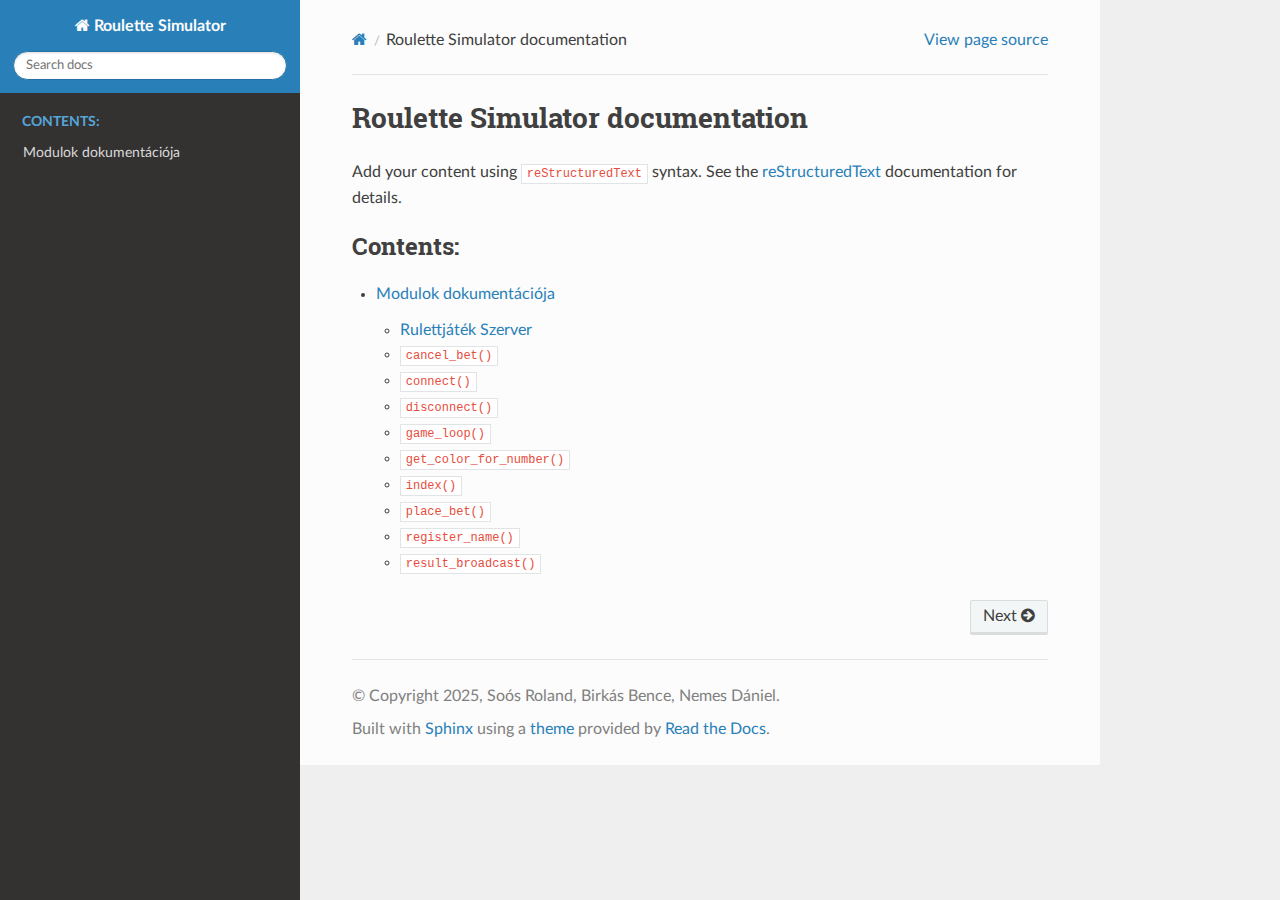
<file: index.html>
<!DOCTYPE html>
<html class="writer-html5" lang="hu" data-content_root="./">
<head>
  <meta charset="utf-8" /><meta name="viewport" content="width=device-width, initial-scale=1" />

  <meta name="viewport" content="width=device-width, initial-scale=1.0" />
  <title>Roulette Simulator documentation &mdash; Roulette Simulator 0.1 dokumentáció</title>
      <link rel="stylesheet" type="text/css" href="_static/pygments.css?v=b86133f3" />
      <link rel="stylesheet" type="text/css" href="_static/css/theme.css?v=e59714d7" />

  
      <script src="_static/jquery.js?v=5d32c60e"></script>
      <script src="_static/_sphinx_javascript_frameworks_compat.js?v=2cd50e6c"></script>
      <script src="_static/documentation_options.js?v=5af5f263"></script>
      <script src="_static/doctools.js?v=9bcbadda"></script>
      <script src="_static/sphinx_highlight.js?v=dc90522c"></script>
      <script src="_static/translations.js?v=ea187aaa"></script>
    <script src="_static/js/theme.js"></script>
    <link rel="index" title="Tárgymutató" href="genindex.html" />
    <link rel="search" title="Keresés" href="search.html" />
    <link rel="next" title="Modulok dokumentációja" href="modules.html" /> 
</head>

<body class="wy-body-for-nav"> 
  <div class="wy-grid-for-nav">
    <nav data-toggle="wy-nav-shift" class="wy-nav-side">
      <div class="wy-side-scroll">
        <div class="wy-side-nav-search" >

          
          
          <a href="#" class="icon icon-home">
            Roulette Simulator
          </a>
<div role="search">
  <form id="rtd-search-form" class="wy-form" action="search.html" method="get">
    <input type="text" name="q" placeholder="Search docs" aria-label="Search docs" />
    <input type="hidden" name="check_keywords" value="yes" />
    <input type="hidden" name="area" value="default" />
  </form>
</div>
        </div><div class="wy-menu wy-menu-vertical" data-spy="affix" role="navigation" aria-label="Navigation menu">
              <p class="caption" role="heading"><span class="caption-text">Contents:</span></p>
<ul>
<li class="toctree-l1"><a class="reference internal" href="modules.html">Modulok dokumentációja</a></li>
</ul>

        </div>
      </div>
    </nav>

    <section data-toggle="wy-nav-shift" class="wy-nav-content-wrap"><nav class="wy-nav-top" aria-label="Mobile navigation menu" >
          <i data-toggle="wy-nav-top" class="fa fa-bars"></i>
          <a href="#">Roulette Simulator</a>
      </nav>

      <div class="wy-nav-content">
        <div class="rst-content">
          <div role="navigation" aria-label="Page navigation">
  <ul class="wy-breadcrumbs">
      <li><a href="#" class="icon icon-home" aria-label="Home"></a></li>
      <li class="breadcrumb-item active">Roulette Simulator documentation</li>
      <li class="wy-breadcrumbs-aside">
            <a href="_sources/index.rst.txt" rel="nofollow"> View page source</a>
      </li>
  </ul>
  <hr/>
</div>
          <div role="main" class="document" itemscope="itemscope" itemtype="http://schema.org/Article">
           <div itemprop="articleBody">
             
  <section id="roulette-simulator-documentation">
<h1>Roulette Simulator documentation<a class="headerlink" href="#roulette-simulator-documentation" title="Link to this heading"></a></h1>
<p>Add your content using <code class="docutils literal notranslate"><span class="pre">reStructuredText</span></code> syntax. See the
<a class="reference external" href="https://www.sphinx-doc.org/en/master/usage/restructuredtext/index.html">reStructuredText</a>
documentation for details.</p>
<div class="toctree-wrapper compound">
<p class="caption" role="heading"><span class="caption-text">Contents:</span></p>
<ul>
<li class="toctree-l1"><a class="reference internal" href="modules.html">Modulok dokumentációja</a><ul>
<li class="toctree-l2"><a class="reference internal" href="modules.html#rulettjatek-szerver">Rulettjáték Szerver</a></li>
<li class="toctree-l2"><a class="reference internal" href="modules.html#app.cancel_bet"><code class="docutils literal notranslate"><span class="pre">cancel_bet()</span></code></a></li>
<li class="toctree-l2"><a class="reference internal" href="modules.html#app.connect"><code class="docutils literal notranslate"><span class="pre">connect()</span></code></a></li>
<li class="toctree-l2"><a class="reference internal" href="modules.html#app.disconnect"><code class="docutils literal notranslate"><span class="pre">disconnect()</span></code></a></li>
<li class="toctree-l2"><a class="reference internal" href="modules.html#app.game_loop"><code class="docutils literal notranslate"><span class="pre">game_loop()</span></code></a></li>
<li class="toctree-l2"><a class="reference internal" href="modules.html#app.get_color_for_number"><code class="docutils literal notranslate"><span class="pre">get_color_for_number()</span></code></a></li>
<li class="toctree-l2"><a class="reference internal" href="modules.html#app.index"><code class="docutils literal notranslate"><span class="pre">index()</span></code></a></li>
<li class="toctree-l2"><a class="reference internal" href="modules.html#app.place_bet"><code class="docutils literal notranslate"><span class="pre">place_bet()</span></code></a></li>
<li class="toctree-l2"><a class="reference internal" href="modules.html#app.register_name"><code class="docutils literal notranslate"><span class="pre">register_name()</span></code></a></li>
<li class="toctree-l2"><a class="reference internal" href="modules.html#app.result_broadcast"><code class="docutils literal notranslate"><span class="pre">result_broadcast()</span></code></a></li>
</ul>
</li>
</ul>
</div>
</section>


           </div>
          </div>
          <footer><div class="rst-footer-buttons" role="navigation" aria-label="Footer">
        <a href="modules.html" class="btn btn-neutral float-right" title="Modulok dokumentációja" accesskey="n" rel="next">Next <span class="fa fa-arrow-circle-right" aria-hidden="true"></span></a>
    </div>

  <hr/>

  <div role="contentinfo">
    <p>&#169; Copyright 2025, Soós Roland, Birkás Bence, Nemes Dániel.</p>
  </div>

  Built with <a href="https://www.sphinx-doc.org/">Sphinx</a> using a
    <a href="https://github.com/readthedocs/sphinx_rtd_theme">theme</a>
    provided by <a href="https://readthedocs.org">Read the Docs</a>.
   

</footer>
        </div>
      </div>
    </section>
  </div>
  <script>
      jQuery(function () {
          SphinxRtdTheme.Navigation.enable(true);
      });
  </script> 

</body>
</html>
</file>
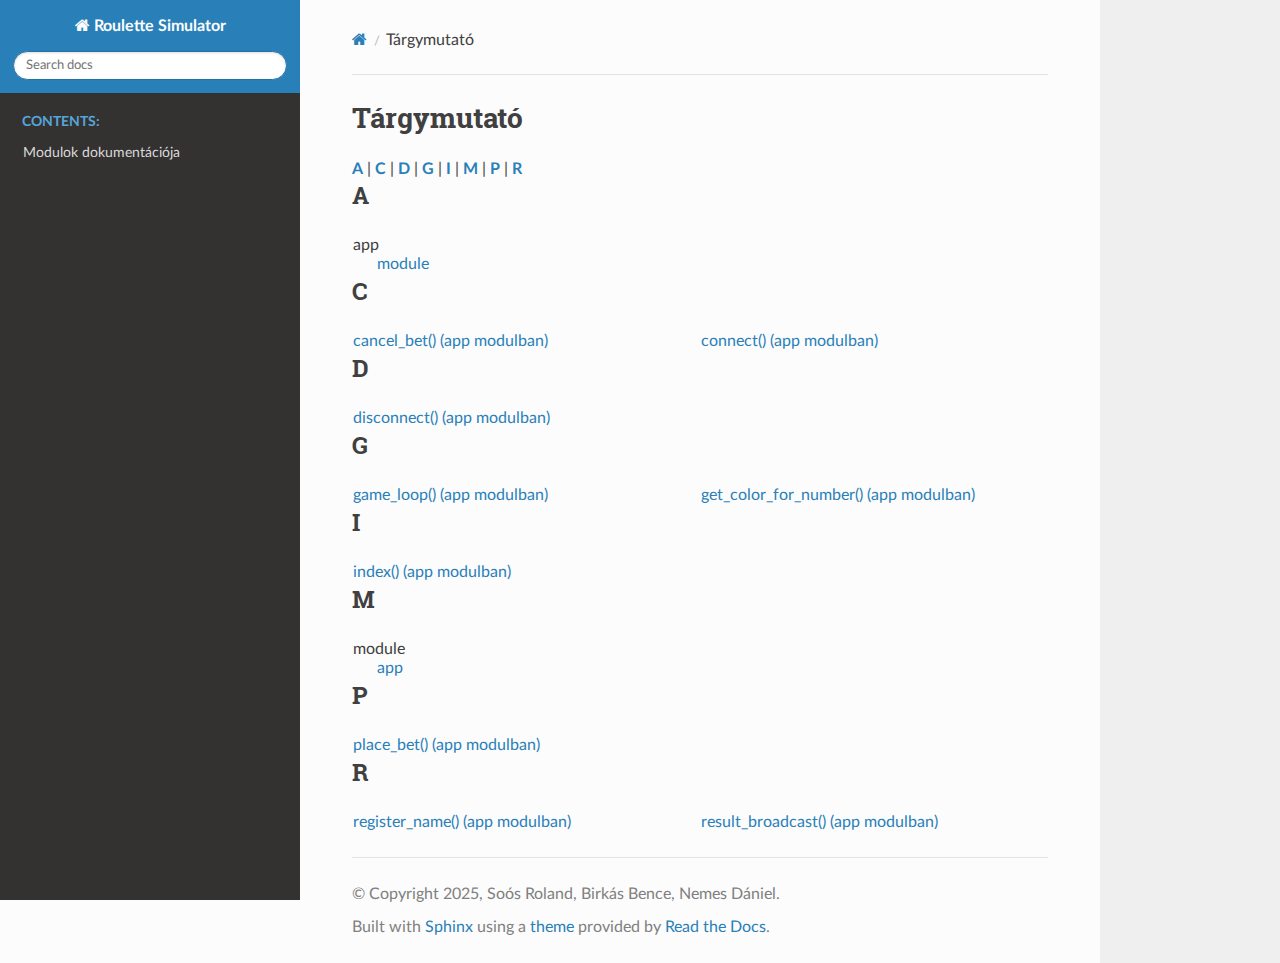
<file: genindex.html>
<!DOCTYPE html>
<html class="writer-html5" lang="hu" data-content_root="./">
<head>
  <meta charset="utf-8" />
  <meta name="viewport" content="width=device-width, initial-scale=1.0" />
  <title>Tárgymutató &mdash; Roulette Simulator 0.1 dokumentáció</title>
      <link rel="stylesheet" type="text/css" href="_static/pygments.css?v=b86133f3" />
      <link rel="stylesheet" type="text/css" href="_static/css/theme.css?v=e59714d7" />

  
      <script src="_static/jquery.js?v=5d32c60e"></script>
      <script src="_static/_sphinx_javascript_frameworks_compat.js?v=2cd50e6c"></script>
      <script src="_static/documentation_options.js?v=5af5f263"></script>
      <script src="_static/doctools.js?v=9bcbadda"></script>
      <script src="_static/sphinx_highlight.js?v=dc90522c"></script>
      <script src="_static/translations.js?v=ea187aaa"></script>
    <script src="_static/js/theme.js"></script>
    <link rel="index" title="Tárgymutató" href="#" />
    <link rel="search" title="Keresés" href="search.html" /> 
</head>

<body class="wy-body-for-nav"> 
  <div class="wy-grid-for-nav">
    <nav data-toggle="wy-nav-shift" class="wy-nav-side">
      <div class="wy-side-scroll">
        <div class="wy-side-nav-search" >

          
          
          <a href="index.html" class="icon icon-home">
            Roulette Simulator
          </a>
<div role="search">
  <form id="rtd-search-form" class="wy-form" action="search.html" method="get">
    <input type="text" name="q" placeholder="Search docs" aria-label="Search docs" />
    <input type="hidden" name="check_keywords" value="yes" />
    <input type="hidden" name="area" value="default" />
  </form>
</div>
        </div><div class="wy-menu wy-menu-vertical" data-spy="affix" role="navigation" aria-label="Navigation menu">
              <p class="caption" role="heading"><span class="caption-text">Contents:</span></p>
<ul>
<li class="toctree-l1"><a class="reference internal" href="modules.html">Modulok dokumentációja</a></li>
</ul>

        </div>
      </div>
    </nav>

    <section data-toggle="wy-nav-shift" class="wy-nav-content-wrap"><nav class="wy-nav-top" aria-label="Mobile navigation menu" >
          <i data-toggle="wy-nav-top" class="fa fa-bars"></i>
          <a href="index.html">Roulette Simulator</a>
      </nav>

      <div class="wy-nav-content">
        <div class="rst-content">
          <div role="navigation" aria-label="Page navigation">
  <ul class="wy-breadcrumbs">
      <li><a href="index.html" class="icon icon-home" aria-label="Home"></a></li>
      <li class="breadcrumb-item active">Tárgymutató</li>
      <li class="wy-breadcrumbs-aside">
      </li>
  </ul>
  <hr/>
</div>
          <div role="main" class="document" itemscope="itemscope" itemtype="http://schema.org/Article">
           <div itemprop="articleBody">
             

<h1 id="index">Tárgymutató</h1>

<div class="genindex-jumpbox">
 <a href="#A"><strong>A</strong></a>
 | <a href="#C"><strong>C</strong></a>
 | <a href="#D"><strong>D</strong></a>
 | <a href="#G"><strong>G</strong></a>
 | <a href="#I"><strong>I</strong></a>
 | <a href="#M"><strong>M</strong></a>
 | <a href="#P"><strong>P</strong></a>
 | <a href="#R"><strong>R</strong></a>
 
</div>
<h2 id="A">A</h2>
<table style="width: 100%" class="indextable genindextable"><tr>
  <td style="width: 33%; vertical-align: top;"><ul>
      <li>
    app

      <ul>
        <li><a href="modules.html#module-app">module</a>
</li>
      </ul></li>
  </ul></td>
</tr></table>

<h2 id="C">C</h2>
<table style="width: 100%" class="indextable genindextable"><tr>
  <td style="width: 33%; vertical-align: top;"><ul>
      <li><a href="modules.html#app.cancel_bet">cancel_bet() (app modulban)</a>
</li>
  </ul></td>
  <td style="width: 33%; vertical-align: top;"><ul>
      <li><a href="modules.html#app.connect">connect() (app modulban)</a>
</li>
  </ul></td>
</tr></table>

<h2 id="D">D</h2>
<table style="width: 100%" class="indextable genindextable"><tr>
  <td style="width: 33%; vertical-align: top;"><ul>
      <li><a href="modules.html#app.disconnect">disconnect() (app modulban)</a>
</li>
  </ul></td>
</tr></table>

<h2 id="G">G</h2>
<table style="width: 100%" class="indextable genindextable"><tr>
  <td style="width: 33%; vertical-align: top;"><ul>
      <li><a href="modules.html#app.game_loop">game_loop() (app modulban)</a>
</li>
  </ul></td>
  <td style="width: 33%; vertical-align: top;"><ul>
      <li><a href="modules.html#app.get_color_for_number">get_color_for_number() (app modulban)</a>
</li>
  </ul></td>
</tr></table>

<h2 id="I">I</h2>
<table style="width: 100%" class="indextable genindextable"><tr>
  <td style="width: 33%; vertical-align: top;"><ul>
      <li><a href="modules.html#app.index">index() (app modulban)</a>
</li>
  </ul></td>
</tr></table>

<h2 id="M">M</h2>
<table style="width: 100%" class="indextable genindextable"><tr>
  <td style="width: 33%; vertical-align: top;"><ul>
      <li>
    module

      <ul>
        <li><a href="modules.html#module-app">app</a>
</li>
      </ul></li>
  </ul></td>
</tr></table>

<h2 id="P">P</h2>
<table style="width: 100%" class="indextable genindextable"><tr>
  <td style="width: 33%; vertical-align: top;"><ul>
      <li><a href="modules.html#app.place_bet">place_bet() (app modulban)</a>
</li>
  </ul></td>
</tr></table>

<h2 id="R">R</h2>
<table style="width: 100%" class="indextable genindextable"><tr>
  <td style="width: 33%; vertical-align: top;"><ul>
      <li><a href="modules.html#app.register_name">register_name() (app modulban)</a>
</li>
  </ul></td>
  <td style="width: 33%; vertical-align: top;"><ul>
      <li><a href="modules.html#app.result_broadcast">result_broadcast() (app modulban)</a>
</li>
  </ul></td>
</tr></table>



           </div>
          </div>
          <footer>

  <hr/>

  <div role="contentinfo">
    <p>&#169; Copyright 2025, Soós Roland, Birkás Bence, Nemes Dániel.</p>
  </div>

  Built with <a href="https://www.sphinx-doc.org/">Sphinx</a> using a
    <a href="https://github.com/readthedocs/sphinx_rtd_theme">theme</a>
    provided by <a href="https://readthedocs.org">Read the Docs</a>.
   

</footer>
        </div>
      </div>
    </section>
  </div>
  <script>
      jQuery(function () {
          SphinxRtdTheme.Navigation.enable(true);
      });
  </script> 

</body>
</html>
</file>
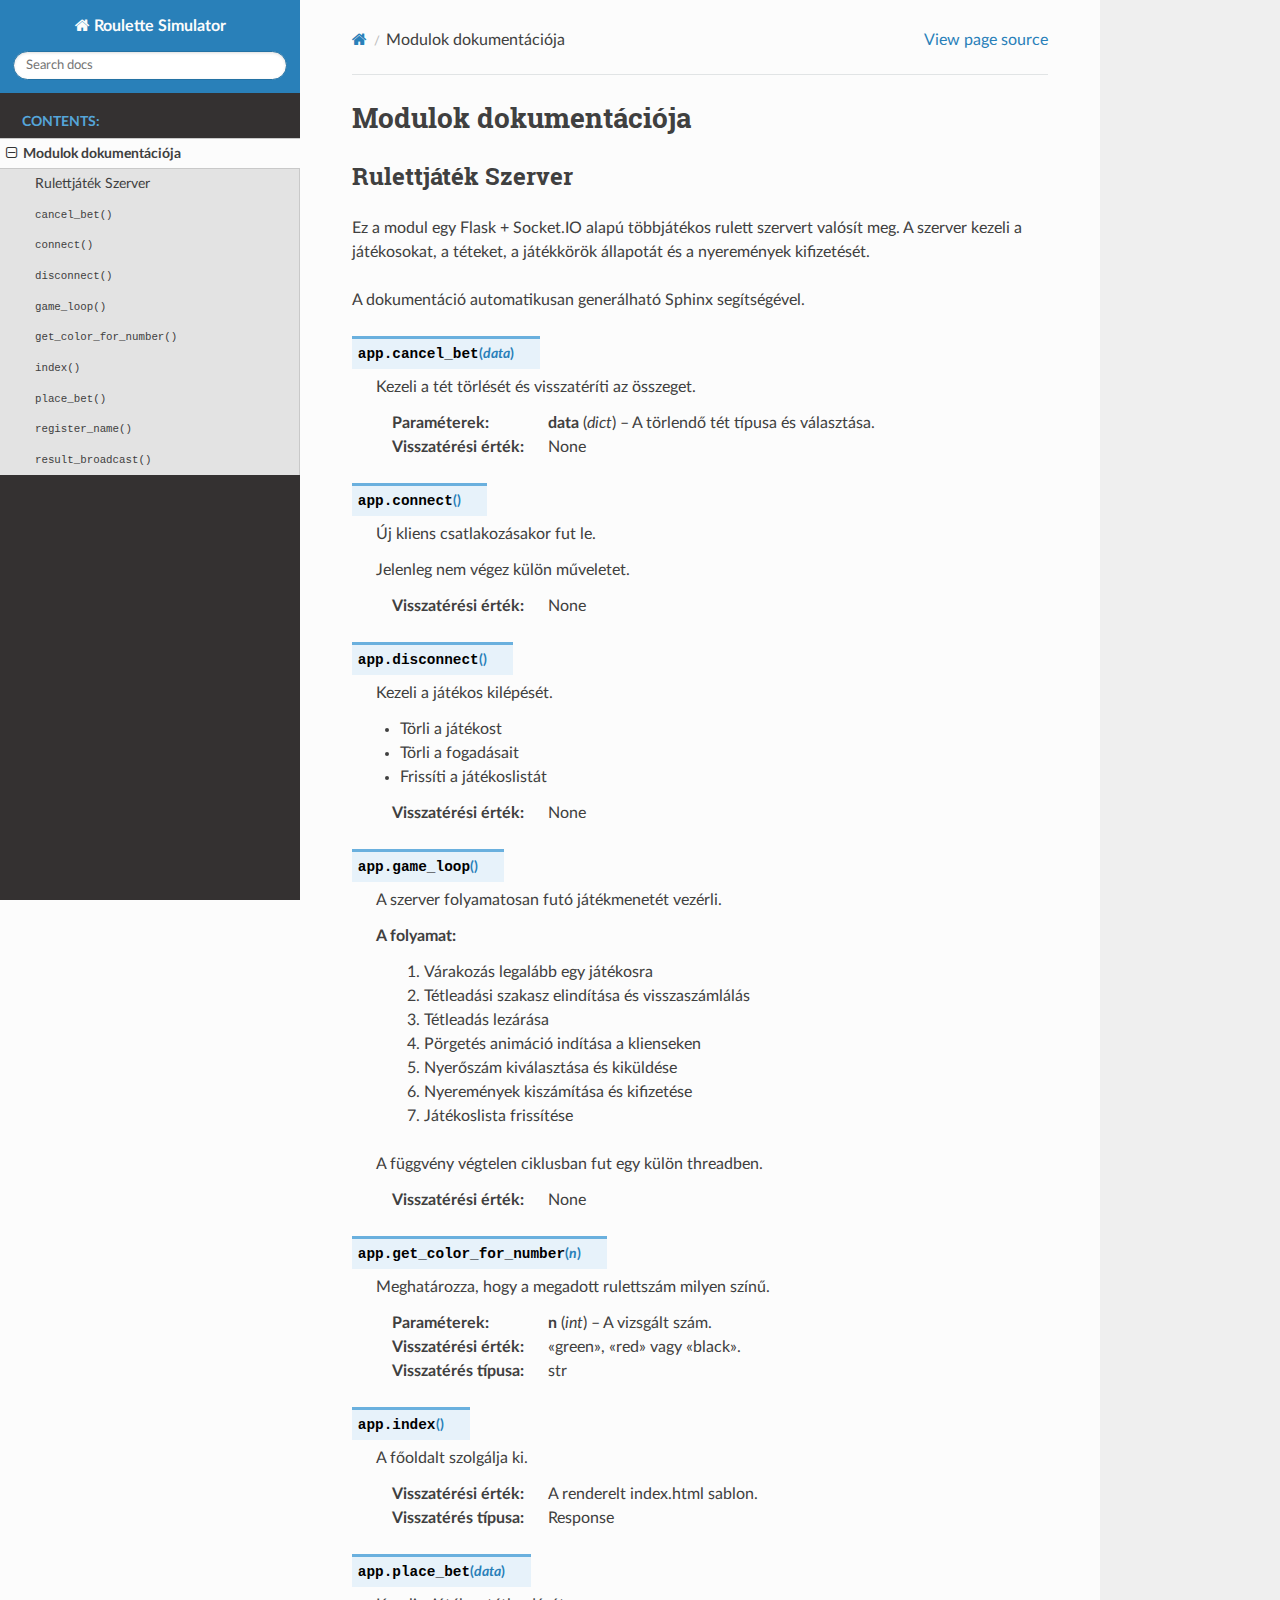
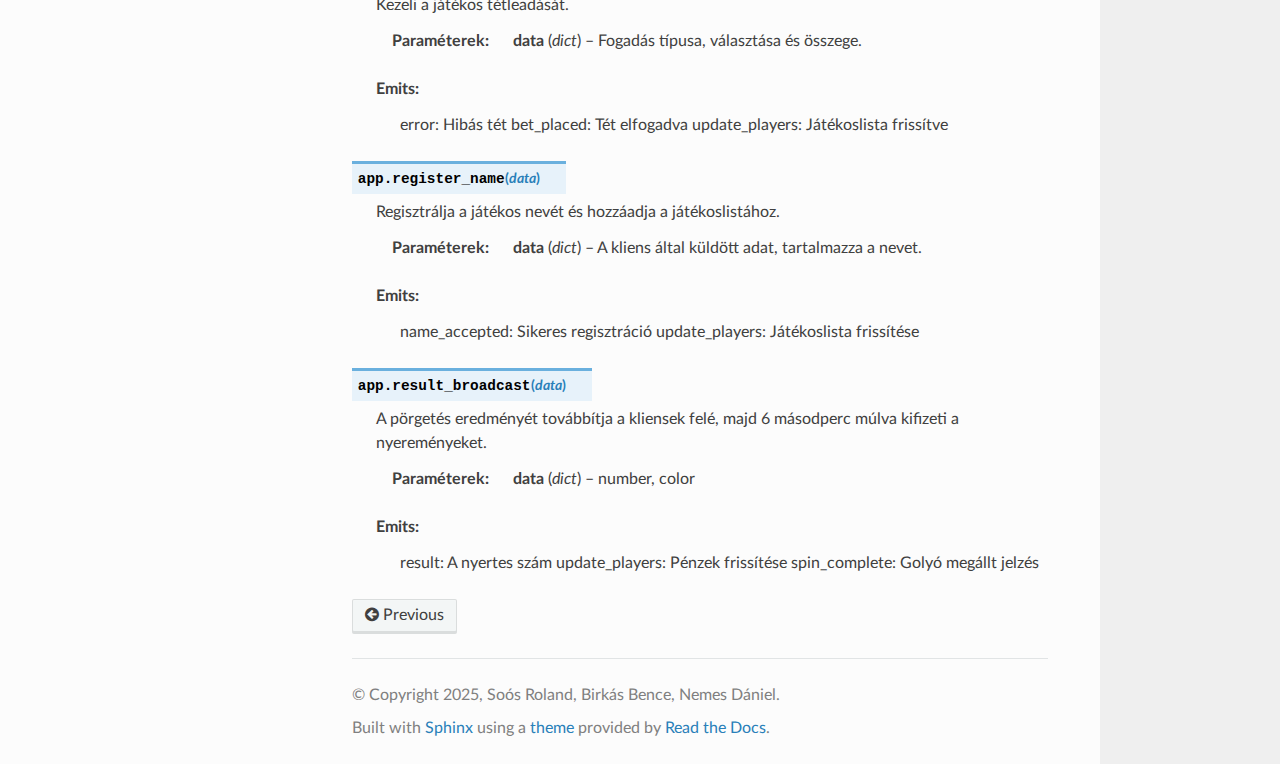
<file: modules.html>
<!DOCTYPE html>
<html class="writer-html5" lang="hu" data-content_root="./">
<head>
  <meta charset="utf-8" /><meta name="viewport" content="width=device-width, initial-scale=1" />

  <meta name="viewport" content="width=device-width, initial-scale=1.0" />
  <title>Modulok dokumentációja &mdash; Roulette Simulator 0.1 dokumentáció</title>
      <link rel="stylesheet" type="text/css" href="_static/pygments.css?v=b86133f3" />
      <link rel="stylesheet" type="text/css" href="_static/css/theme.css?v=e59714d7" />

  
      <script src="_static/jquery.js?v=5d32c60e"></script>
      <script src="_static/_sphinx_javascript_frameworks_compat.js?v=2cd50e6c"></script>
      <script src="_static/documentation_options.js?v=5af5f263"></script>
      <script src="_static/doctools.js?v=9bcbadda"></script>
      <script src="_static/sphinx_highlight.js?v=dc90522c"></script>
      <script src="_static/translations.js?v=ea187aaa"></script>
    <script src="_static/js/theme.js"></script>
    <link rel="index" title="Tárgymutató" href="genindex.html" />
    <link rel="search" title="Keresés" href="search.html" />
    <link rel="prev" title="Roulette Simulator documentation" href="index.html" /> 
</head>

<body class="wy-body-for-nav"> 
  <div class="wy-grid-for-nav">
    <nav data-toggle="wy-nav-shift" class="wy-nav-side">
      <div class="wy-side-scroll">
        <div class="wy-side-nav-search" >

          
          
          <a href="index.html" class="icon icon-home">
            Roulette Simulator
          </a>
<div role="search">
  <form id="rtd-search-form" class="wy-form" action="search.html" method="get">
    <input type="text" name="q" placeholder="Search docs" aria-label="Search docs" />
    <input type="hidden" name="check_keywords" value="yes" />
    <input type="hidden" name="area" value="default" />
  </form>
</div>
        </div><div class="wy-menu wy-menu-vertical" data-spy="affix" role="navigation" aria-label="Navigation menu">
              <p class="caption" role="heading"><span class="caption-text">Contents:</span></p>
<ul class="current">
<li class="toctree-l1 current"><a class="current reference internal" href="#">Modulok dokumentációja</a><ul>
<li class="toctree-l2"><a class="reference internal" href="#rulettjatek-szerver">Rulettjáték Szerver</a></li>
<li class="toctree-l2"><a class="reference internal" href="#app.cancel_bet"><code class="docutils literal notranslate"><span class="pre">cancel_bet()</span></code></a></li>
<li class="toctree-l2"><a class="reference internal" href="#app.connect"><code class="docutils literal notranslate"><span class="pre">connect()</span></code></a></li>
<li class="toctree-l2"><a class="reference internal" href="#app.disconnect"><code class="docutils literal notranslate"><span class="pre">disconnect()</span></code></a></li>
<li class="toctree-l2"><a class="reference internal" href="#app.game_loop"><code class="docutils literal notranslate"><span class="pre">game_loop()</span></code></a></li>
<li class="toctree-l2"><a class="reference internal" href="#app.get_color_for_number"><code class="docutils literal notranslate"><span class="pre">get_color_for_number()</span></code></a></li>
<li class="toctree-l2"><a class="reference internal" href="#app.index"><code class="docutils literal notranslate"><span class="pre">index()</span></code></a></li>
<li class="toctree-l2"><a class="reference internal" href="#app.place_bet"><code class="docutils literal notranslate"><span class="pre">place_bet()</span></code></a></li>
<li class="toctree-l2"><a class="reference internal" href="#app.register_name"><code class="docutils literal notranslate"><span class="pre">register_name()</span></code></a></li>
<li class="toctree-l2"><a class="reference internal" href="#app.result_broadcast"><code class="docutils literal notranslate"><span class="pre">result_broadcast()</span></code></a></li>
</ul>
</li>
</ul>

        </div>
      </div>
    </nav>

    <section data-toggle="wy-nav-shift" class="wy-nav-content-wrap"><nav class="wy-nav-top" aria-label="Mobile navigation menu" >
          <i data-toggle="wy-nav-top" class="fa fa-bars"></i>
          <a href="index.html">Roulette Simulator</a>
      </nav>

      <div class="wy-nav-content">
        <div class="rst-content">
          <div role="navigation" aria-label="Page navigation">
  <ul class="wy-breadcrumbs">
      <li><a href="index.html" class="icon icon-home" aria-label="Home"></a></li>
      <li class="breadcrumb-item active">Modulok dokumentációja</li>
      <li class="wy-breadcrumbs-aside">
            <a href="_sources/modules.rst.txt" rel="nofollow"> View page source</a>
      </li>
  </ul>
  <hr/>
</div>
          <div role="main" class="document" itemscope="itemscope" itemtype="http://schema.org/Article">
           <div itemprop="articleBody">
             
  <section id="module-app">
<span id="modulok-dokumentacioja"></span><h1>Modulok dokumentációja<a class="headerlink" href="#module-app" title="Link to this heading"></a></h1>
<section id="rulettjatek-szerver">
<h2>Rulettjáték Szerver<a class="headerlink" href="#rulettjatek-szerver" title="Link to this heading"></a></h2>
<p>Ez a modul egy Flask + Socket.IO alapú többjátékos rulett szervert valósít meg.
A szerver kezeli a játékosokat, a téteket, a játékkörök állapotát és a nyeremények kifizetését.</p>
<p>A dokumentáció automatikusan generálható Sphinx segítségével.</p>
</section>
<dl class="py function">
<dt class="sig sig-object py" id="app.cancel_bet">
<span class="sig-prename descclassname"><span class="pre">app.</span></span><span class="sig-name descname"><span class="pre">cancel_bet</span></span><span class="sig-paren">(</span><em class="sig-param"><span class="n"><span class="pre">data</span></span></em><span class="sig-paren">)</span><a class="headerlink" href="#app.cancel_bet" title="Link to this definition"></a></dt>
<dd><p>Kezeli a tét törlését és visszatéríti az összeget.</p>
<dl class="field-list simple">
<dt class="field-odd">Paraméterek<span class="colon">:</span></dt>
<dd class="field-odd"><p><strong>data</strong> (<em>dict</em>) – A törlendő tét típusa és választása.</p>
</dd>
<dt class="field-even">Visszatérési érték<span class="colon">:</span></dt>
<dd class="field-even"><p>None</p>
</dd>
</dl>
</dd></dl>

<dl class="py function">
<dt class="sig sig-object py" id="app.connect">
<span class="sig-prename descclassname"><span class="pre">app.</span></span><span class="sig-name descname"><span class="pre">connect</span></span><span class="sig-paren">(</span><span class="sig-paren">)</span><a class="headerlink" href="#app.connect" title="Link to this definition"></a></dt>
<dd><p>Új kliens csatlakozásakor fut le.</p>
<p>Jelenleg nem végez külön műveletet.</p>
<dl class="field-list simple">
<dt class="field-odd">Visszatérési érték<span class="colon">:</span></dt>
<dd class="field-odd"><p>None</p>
</dd>
</dl>
</dd></dl>

<dl class="py function">
<dt class="sig sig-object py" id="app.disconnect">
<span class="sig-prename descclassname"><span class="pre">app.</span></span><span class="sig-name descname"><span class="pre">disconnect</span></span><span class="sig-paren">(</span><span class="sig-paren">)</span><a class="headerlink" href="#app.disconnect" title="Link to this definition"></a></dt>
<dd><p>Kezeli a játékos kilépését.</p>
<ul class="simple">
<li><p>Törli a játékost</p></li>
<li><p>Törli a fogadásait</p></li>
<li><p>Frissíti a játékoslistát</p></li>
</ul>
<dl class="field-list simple">
<dt class="field-odd">Visszatérési érték<span class="colon">:</span></dt>
<dd class="field-odd"><p>None</p>
</dd>
</dl>
</dd></dl>

<dl class="py function">
<dt class="sig sig-object py" id="app.game_loop">
<span class="sig-prename descclassname"><span class="pre">app.</span></span><span class="sig-name descname"><span class="pre">game_loop</span></span><span class="sig-paren">(</span><span class="sig-paren">)</span><a class="headerlink" href="#app.game_loop" title="Link to this definition"></a></dt>
<dd><p>A szerver folyamatosan futó játékmenetét vezérli.</p>
<dl class="simple">
<dt>A folyamat:</dt><dd><ol class="arabic simple">
<li><p>Várakozás legalább egy játékosra</p></li>
<li><p>Tétleadási szakasz elindítása és visszaszámlálás</p></li>
<li><p>Tétleadás lezárása</p></li>
<li><p>Pörgetés animáció indítása a klienseken</p></li>
<li><p>Nyerőszám kiválasztása és kiküldése</p></li>
<li><p>Nyeremények kiszámítása és kifizetése</p></li>
<li><p>Játékoslista frissítése</p></li>
</ol>
</dd>
</dl>
<p>A függvény végtelen ciklusban fut egy külön threadben.</p>
<dl class="field-list simple">
<dt class="field-odd">Visszatérési érték<span class="colon">:</span></dt>
<dd class="field-odd"><p>None</p>
</dd>
</dl>
</dd></dl>

<dl class="py function">
<dt class="sig sig-object py" id="app.get_color_for_number">
<span class="sig-prename descclassname"><span class="pre">app.</span></span><span class="sig-name descname"><span class="pre">get_color_for_number</span></span><span class="sig-paren">(</span><em class="sig-param"><span class="n"><span class="pre">n</span></span></em><span class="sig-paren">)</span><a class="headerlink" href="#app.get_color_for_number" title="Link to this definition"></a></dt>
<dd><p>Meghatározza, hogy a megadott rulettszám milyen színű.</p>
<dl class="field-list simple">
<dt class="field-odd">Paraméterek<span class="colon">:</span></dt>
<dd class="field-odd"><p><strong>n</strong> (<em>int</em>) – A vizsgált szám.</p>
</dd>
<dt class="field-even">Visszatérési érték<span class="colon">:</span></dt>
<dd class="field-even"><p>«green», «red» vagy «black».</p>
</dd>
<dt class="field-odd">Visszatérés típusa<span class="colon">:</span></dt>
<dd class="field-odd"><p>str</p>
</dd>
</dl>
</dd></dl>

<dl class="py function">
<dt class="sig sig-object py" id="app.index">
<span class="sig-prename descclassname"><span class="pre">app.</span></span><span class="sig-name descname"><span class="pre">index</span></span><span class="sig-paren">(</span><span class="sig-paren">)</span><a class="headerlink" href="#app.index" title="Link to this definition"></a></dt>
<dd><p>A főoldalt szolgálja ki.</p>
<dl class="field-list simple">
<dt class="field-odd">Visszatérési érték<span class="colon">:</span></dt>
<dd class="field-odd"><p>A renderelt index.html sablon.</p>
</dd>
<dt class="field-even">Visszatérés típusa<span class="colon">:</span></dt>
<dd class="field-even"><p>Response</p>
</dd>
</dl>
</dd></dl>

<dl class="py function">
<dt class="sig sig-object py" id="app.place_bet">
<span class="sig-prename descclassname"><span class="pre">app.</span></span><span class="sig-name descname"><span class="pre">place_bet</span></span><span class="sig-paren">(</span><em class="sig-param"><span class="n"><span class="pre">data</span></span></em><span class="sig-paren">)</span><a class="headerlink" href="#app.place_bet" title="Link to this definition"></a></dt>
<dd><p>Kezeli a játékos tétleadását.</p>
<dl class="field-list simple">
<dt class="field-odd">Paraméterek<span class="colon">:</span></dt>
<dd class="field-odd"><p><strong>data</strong> (<em>dict</em>) – Fogadás típusa, választása és összege.</p>
</dd>
</dl>
<dl class="simple">
<dt>Emits:</dt><dd><p>error: Hibás tét
bet_placed: Tét elfogadva
update_players: Játékoslista frissítve</p>
</dd>
</dl>
</dd></dl>

<dl class="py function">
<dt class="sig sig-object py" id="app.register_name">
<span class="sig-prename descclassname"><span class="pre">app.</span></span><span class="sig-name descname"><span class="pre">register_name</span></span><span class="sig-paren">(</span><em class="sig-param"><span class="n"><span class="pre">data</span></span></em><span class="sig-paren">)</span><a class="headerlink" href="#app.register_name" title="Link to this definition"></a></dt>
<dd><p>Regisztrálja a játékos nevét és hozzáadja a játékoslistához.</p>
<dl class="field-list simple">
<dt class="field-odd">Paraméterek<span class="colon">:</span></dt>
<dd class="field-odd"><p><strong>data</strong> (<em>dict</em>) – A kliens által küldött adat, tartalmazza a nevet.</p>
</dd>
</dl>
<dl class="simple">
<dt>Emits:</dt><dd><p>name_accepted: Sikeres regisztráció
update_players: Játékoslista frissítése</p>
</dd>
</dl>
</dd></dl>

<dl class="py function">
<dt class="sig sig-object py" id="app.result_broadcast">
<span class="sig-prename descclassname"><span class="pre">app.</span></span><span class="sig-name descname"><span class="pre">result_broadcast</span></span><span class="sig-paren">(</span><em class="sig-param"><span class="n"><span class="pre">data</span></span></em><span class="sig-paren">)</span><a class="headerlink" href="#app.result_broadcast" title="Link to this definition"></a></dt>
<dd><p>A pörgetés eredményét továbbítja a kliensek felé,
majd 6 másodperc múlva kifizeti a nyereményeket.</p>
<dl class="field-list simple">
<dt class="field-odd">Paraméterek<span class="colon">:</span></dt>
<dd class="field-odd"><p><strong>data</strong> (<em>dict</em>) – number, color</p>
</dd>
</dl>
<dl class="simple">
<dt>Emits:</dt><dd><p>result: A nyertes szám
update_players: Pénzek frissítése
spin_complete: Golyó megállt jelzés</p>
</dd>
</dl>
</dd></dl>

</section>


           </div>
          </div>
          <footer><div class="rst-footer-buttons" role="navigation" aria-label="Footer">
        <a href="index.html" class="btn btn-neutral float-left" title="Roulette Simulator documentation" accesskey="p" rel="prev"><span class="fa fa-arrow-circle-left" aria-hidden="true"></span> Previous</a>
    </div>

  <hr/>

  <div role="contentinfo">
    <p>&#169; Copyright 2025, Soós Roland, Birkás Bence, Nemes Dániel.</p>
  </div>

  Built with <a href="https://www.sphinx-doc.org/">Sphinx</a> using a
    <a href="https://github.com/readthedocs/sphinx_rtd_theme">theme</a>
    provided by <a href="https://readthedocs.org">Read the Docs</a>.
   

</footer>
        </div>
      </div>
    </section>
  </div>
  <script>
      jQuery(function () {
          SphinxRtdTheme.Navigation.enable(true);
      });
  </script> 

</body>
</html>
</file>
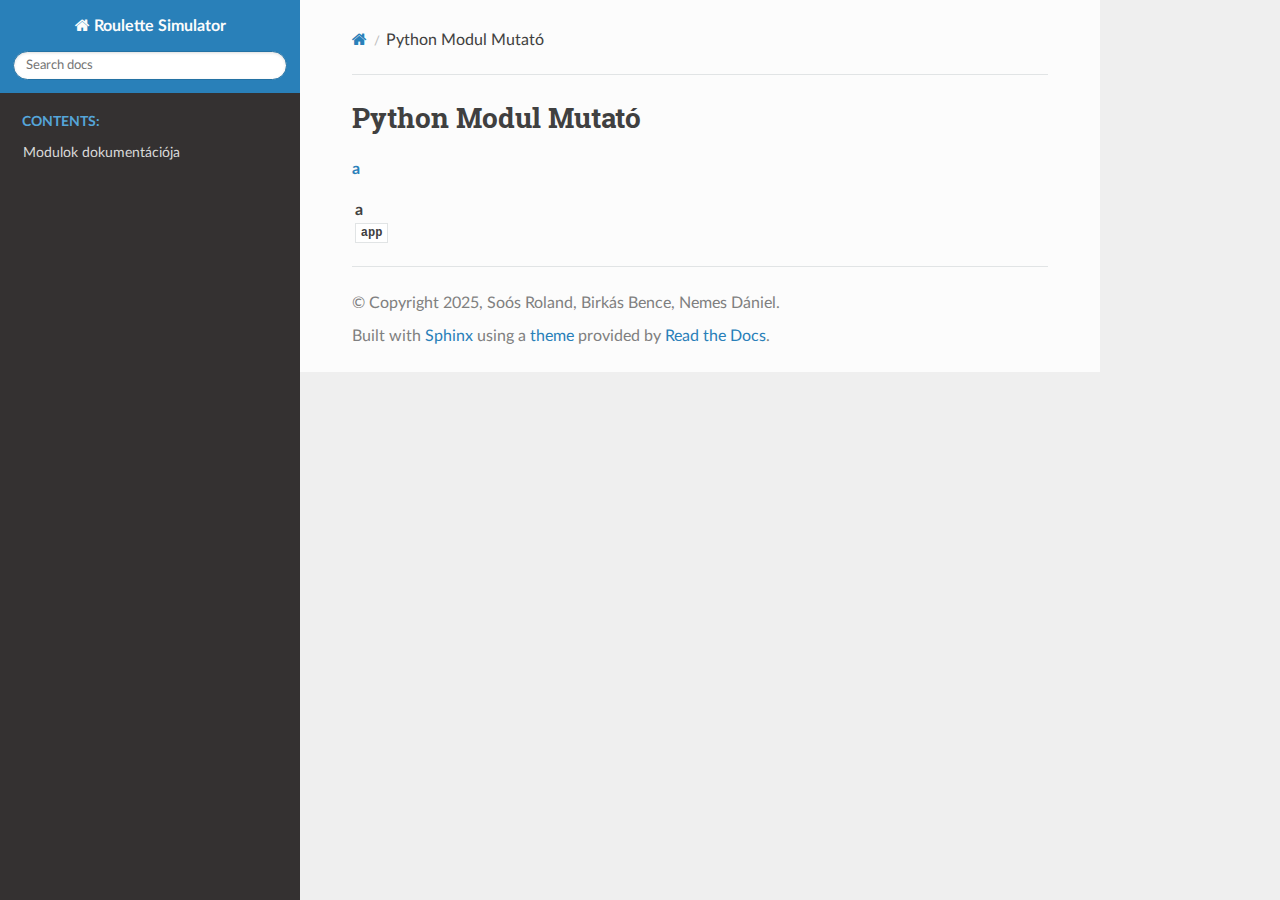
<file: py-modindex.html>
<!DOCTYPE html>
<html class="writer-html5" lang="hu" data-content_root="./">
<head>
  <meta charset="utf-8" />
  <meta name="viewport" content="width=device-width, initial-scale=1.0" />
  <title>Python Modul Mutató &mdash; Roulette Simulator 0.1 dokumentáció</title>
      <link rel="stylesheet" type="text/css" href="_static/pygments.css?v=b86133f3" />
      <link rel="stylesheet" type="text/css" href="_static/css/theme.css?v=e59714d7" />

  
      <script src="_static/jquery.js?v=5d32c60e"></script>
      <script src="_static/_sphinx_javascript_frameworks_compat.js?v=2cd50e6c"></script>
      <script src="_static/documentation_options.js?v=5af5f263"></script>
      <script src="_static/doctools.js?v=9bcbadda"></script>
      <script src="_static/sphinx_highlight.js?v=dc90522c"></script>
      <script src="_static/translations.js?v=ea187aaa"></script>
    <script src="_static/js/theme.js"></script>
    <link rel="index" title="Tárgymutató" href="genindex.html" />
    <link rel="search" title="Keresés" href="search.html" />
 

    <script>
      DOCUMENTATION_OPTIONS.COLLAPSE_INDEX = true;
    </script>


</head>

<body class="wy-body-for-nav"> 
  <div class="wy-grid-for-nav">
    <nav data-toggle="wy-nav-shift" class="wy-nav-side">
      <div class="wy-side-scroll">
        <div class="wy-side-nav-search" >

          
          
          <a href="index.html" class="icon icon-home">
            Roulette Simulator
          </a>
<div role="search">
  <form id="rtd-search-form" class="wy-form" action="search.html" method="get">
    <input type="text" name="q" placeholder="Search docs" aria-label="Search docs" />
    <input type="hidden" name="check_keywords" value="yes" />
    <input type="hidden" name="area" value="default" />
  </form>
</div>
        </div><div class="wy-menu wy-menu-vertical" data-spy="affix" role="navigation" aria-label="Navigation menu">
              <p class="caption" role="heading"><span class="caption-text">Contents:</span></p>
<ul>
<li class="toctree-l1"><a class="reference internal" href="modules.html">Modulok dokumentációja</a></li>
</ul>

        </div>
      </div>
    </nav>

    <section data-toggle="wy-nav-shift" class="wy-nav-content-wrap"><nav class="wy-nav-top" aria-label="Mobile navigation menu" >
          <i data-toggle="wy-nav-top" class="fa fa-bars"></i>
          <a href="index.html">Roulette Simulator</a>
      </nav>

      <div class="wy-nav-content">
        <div class="rst-content">
          <div role="navigation" aria-label="Page navigation">
  <ul class="wy-breadcrumbs">
      <li><a href="index.html" class="icon icon-home" aria-label="Home"></a></li>
      <li class="breadcrumb-item active">Python Modul Mutató</li>
      <li class="wy-breadcrumbs-aside">
      </li>
  </ul>
  <hr/>
</div>
          <div role="main" class="document" itemscope="itemscope" itemtype="http://schema.org/Article">
           <div itemprop="articleBody">
             

   <h1>Python Modul Mutató</h1>

   <div class="modindex-jumpbox">
   <a href="#cap-a"><strong>a</strong></a>
   </div>

   <table class="indextable modindextable">
     <tr class="pcap"><td></td><td>&#160;</td><td></td></tr>
     <tr class="cap" id="cap-a"><td></td><td>
       <strong>a</strong></td><td></td></tr>
     <tr>
       <td></td>
       <td>
       <a href="modules.html#module-app"><code class="xref">app</code></a></td><td>
       <em></em></td></tr>
   </table>


           </div>
          </div>
          <footer>

  <hr/>

  <div role="contentinfo">
    <p>&#169; Copyright 2025, Soós Roland, Birkás Bence, Nemes Dániel.</p>
  </div>

  Built with <a href="https://www.sphinx-doc.org/">Sphinx</a> using a
    <a href="https://github.com/readthedocs/sphinx_rtd_theme">theme</a>
    provided by <a href="https://readthedocs.org">Read the Docs</a>.
   

</footer>
        </div>
      </div>
    </section>
  </div>
  <script>
      jQuery(function () {
          SphinxRtdTheme.Navigation.enable(true);
      });
  </script> 

</body>
</html>
</file>
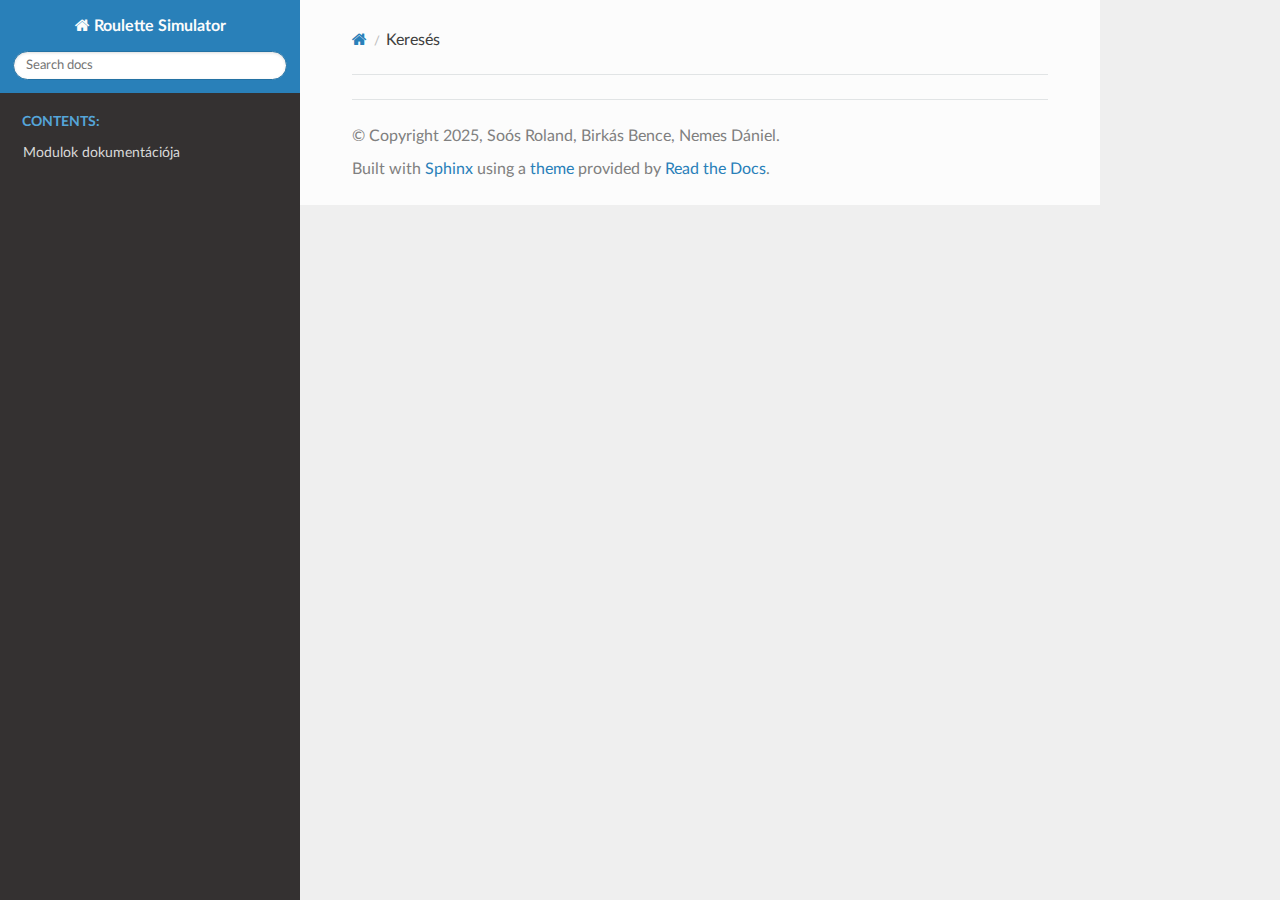
<file: search.html>
<!DOCTYPE html>
<html class="writer-html5" lang="hu" data-content_root="./">
<head>
  <meta charset="utf-8" />
  <meta name="viewport" content="width=device-width, initial-scale=1.0" />
  <title>Keresés &mdash; Roulette Simulator 0.1 dokumentáció</title>
      <link rel="stylesheet" type="text/css" href="_static/pygments.css?v=b86133f3" />
      <link rel="stylesheet" type="text/css" href="_static/css/theme.css?v=e59714d7" />

  
    
      <script src="_static/jquery.js?v=5d32c60e"></script>
      <script src="_static/_sphinx_javascript_frameworks_compat.js?v=2cd50e6c"></script>
      <script src="_static/documentation_options.js?v=5af5f263"></script>
      <script src="_static/doctools.js?v=9bcbadda"></script>
      <script src="_static/sphinx_highlight.js?v=dc90522c"></script>
      <script src="_static/translations.js?v=ea187aaa"></script>
    <script src="_static/js/theme.js"></script>
    <script src="_static/searchtools.js"></script>
    <script src="_static/language_data.js"></script>
    <link rel="index" title="Tárgymutató" href="genindex.html" />
    <link rel="search" title="Keresés" href="#" /> 
</head>

<body class="wy-body-for-nav"> 
  <div class="wy-grid-for-nav">
    <nav data-toggle="wy-nav-shift" class="wy-nav-side">
      <div class="wy-side-scroll">
        <div class="wy-side-nav-search" >

          
          
          <a href="index.html" class="icon icon-home">
            Roulette Simulator
          </a>
<div role="search">
  <form id="rtd-search-form" class="wy-form" action="#" method="get">
    <input type="text" name="q" placeholder="Search docs" aria-label="Search docs" />
    <input type="hidden" name="check_keywords" value="yes" />
    <input type="hidden" name="area" value="default" />
  </form>
</div>
        </div><div class="wy-menu wy-menu-vertical" data-spy="affix" role="navigation" aria-label="Navigation menu">
              <p class="caption" role="heading"><span class="caption-text">Contents:</span></p>
<ul>
<li class="toctree-l1"><a class="reference internal" href="modules.html">Modulok dokumentációja</a></li>
</ul>

        </div>
      </div>
    </nav>

    <section data-toggle="wy-nav-shift" class="wy-nav-content-wrap"><nav class="wy-nav-top" aria-label="Mobile navigation menu" >
          <i data-toggle="wy-nav-top" class="fa fa-bars"></i>
          <a href="index.html">Roulette Simulator</a>
      </nav>

      <div class="wy-nav-content">
        <div class="rst-content">
          <div role="navigation" aria-label="Page navigation">
  <ul class="wy-breadcrumbs">
      <li><a href="index.html" class="icon icon-home" aria-label="Home"></a></li>
      <li class="breadcrumb-item active">Keresés</li>
      <li class="wy-breadcrumbs-aside">
      </li>
  </ul>
  <hr/>
</div>
          <div role="main" class="document" itemscope="itemscope" itemtype="http://schema.org/Article">
           <div itemprop="articleBody">
             
  <noscript>
  <div id="fallback" class="admonition warning">
    <p class="last">
      Please activate JavaScript to enable the search functionality.
    </p>
  </div>
  </noscript>

  
  <div id="search-results">
  
  </div>

           </div>
          </div>
          <footer>

  <hr/>

  <div role="contentinfo">
    <p>&#169; Copyright 2025, Soós Roland, Birkás Bence, Nemes Dániel.</p>
  </div>

  Built with <a href="https://www.sphinx-doc.org/">Sphinx</a> using a
    <a href="https://github.com/readthedocs/sphinx_rtd_theme">theme</a>
    provided by <a href="https://readthedocs.org">Read the Docs</a>.
   

</footer>
        </div>
      </div>
    </section>
  </div>
  <script>
      jQuery(function () {
          SphinxRtdTheme.Navigation.enable(true);
      });
  </script>
  <script>
    jQuery(function() { Search.loadIndex("searchindex.js"); });
  </script>
  
  <script id="searchindexloader"></script>
   


</body>
</html>
</file>
<file: _static/pygments.css>
pre { line-height: 125%; }
td.linenos .normal { color: inherit; background-color: transparent; padding-left: 5px; padding-right: 5px; }
span.linenos { color: inherit; background-color: transparent; padding-left: 5px; padding-right: 5px; }
td.linenos .special { color: #000000; background-color: #ffffc0; padding-left: 5px; padding-right: 5px; }
span.linenos.special { color: #000000; background-color: #ffffc0; padding-left: 5px; padding-right: 5px; }
.highlight .hll { background-color: #ffffcc }
.highlight { background: #f8f8f8; }
.highlight .c { color: #3D7B7B; font-style: italic } /* Comment */
.highlight .err { border: 1px solid #F00 } /* Error */
.highlight .k { color: #008000; font-weight: bold } /* Keyword */
.highlight .o { color: #666 } /* Operator */
.highlight .ch { color: #3D7B7B; font-style: italic } /* Comment.Hashbang */
.highlight .cm { color: #3D7B7B; font-style: italic } /* Comment.Multiline */
.highlight .cp { color: #9C6500 } /* Comment.Preproc */
.highlight .cpf { color: #3D7B7B; font-style: italic } /* Comment.PreprocFile */
.highlight .c1 { color: #3D7B7B; font-style: italic } /* Comment.Single */
.highlight .cs { color: #3D7B7B; font-style: italic } /* Comment.Special */
.highlight .gd { color: #A00000 } /* Generic.Deleted */
.highlight .ge { font-style: italic } /* Generic.Emph */
.highlight .ges { font-weight: bold; font-style: italic } /* Generic.EmphStrong */
.highlight .gr { color: #E40000 } /* Generic.Error */
.highlight .gh { color: #000080; font-weight: bold } /* Generic.Heading */
.highlight .gi { color: #008400 } /* Generic.Inserted */
.highlight .go { color: #717171 } /* Generic.Output */
.highlight .gp { color: #000080; font-weight: bold } /* Generic.Prompt */
.highlight .gs { font-weight: bold } /* Generic.Strong */
.highlight .gu { color: #800080; font-weight: bold } /* Generic.Subheading */
.highlight .gt { color: #04D } /* Generic.Traceback */
.highlight .kc { color: #008000; font-weight: bold } /* Keyword.Constant */
.highlight .kd { color: #008000; font-weight: bold } /* Keyword.Declaration */
.highlight .kn { color: #008000; font-weight: bold } /* Keyword.Namespace */
.highlight .kp { color: #008000 } /* Keyword.Pseudo */
.highlight .kr { color: #008000; font-weight: bold } /* Keyword.Reserved */
.highlight .kt { color: #B00040 } /* Keyword.Type */
.highlight .m { color: #666 } /* Literal.Number */
.highlight .s { color: #BA2121 } /* Literal.String */
.highlight .na { color: #687822 } /* Name.Attribute */
.highlight .nb { color: #008000 } /* Name.Builtin */
.highlight .nc { color: #00F; font-weight: bold } /* Name.Class */
.highlight .no { color: #800 } /* Name.Constant */
.highlight .nd { color: #A2F } /* Name.Decorator */
.highlight .ni { color: #717171; font-weight: bold } /* Name.Entity */
.highlight .ne { color: #CB3F38; font-weight: bold } /* Name.Exception */
.highlight .nf { color: #00F } /* Name.Function */
.highlight .nl { color: #767600 } /* Name.Label */
.highlight .nn { color: #00F; font-weight: bold } /* Name.Namespace */
.highlight .nt { color: #008000; font-weight: bold } /* Name.Tag */
.highlight .nv { color: #19177C } /* Name.Variable */
.highlight .ow { color: #A2F; font-weight: bold } /* Operator.Word */
.highlight .w { color: #BBB } /* Text.Whitespace */
.highlight .mb { color: #666 } /* Literal.Number.Bin */
.highlight .mf { color: #666 } /* Literal.Number.Float */
.highlight .mh { color: #666 } /* Literal.Number.Hex */
.highlight .mi { color: #666 } /* Literal.Number.Integer */
.highlight .mo { color: #666 } /* Literal.Number.Oct */
.highlight .sa { color: #BA2121 } /* Literal.String.Affix */
.highlight .sb { color: #BA2121 } /* Literal.String.Backtick */
.highlight .sc { color: #BA2121 } /* Literal.String.Char */
.highlight .dl { color: #BA2121 } /* Literal.String.Delimiter */
.highlight .sd { color: #BA2121; font-style: italic } /* Literal.String.Doc */
.highlight .s2 { color: #BA2121 } /* Literal.String.Double */
.highlight .se { color: #AA5D1F; font-weight: bold } /* Literal.String.Escape */
.highlight .sh { color: #BA2121 } /* Literal.String.Heredoc */
.highlight .si { color: #A45A77; font-weight: bold } /* Literal.String.Interpol */
.highlight .sx { color: #008000 } /* Literal.String.Other */
.highlight .sr { color: #A45A77 } /* Literal.String.Regex */
.highlight .s1 { color: #BA2121 } /* Literal.String.Single */
.highlight .ss { color: #19177C } /* Literal.String.Symbol */
.highlight .bp { color: #008000 } /* Name.Builtin.Pseudo */
.highlight .fm { color: #00F } /* Name.Function.Magic */
.highlight .vc { color: #19177C } /* Name.Variable.Class */
.highlight .vg { color: #19177C } /* Name.Variable.Global */
.highlight .vi { color: #19177C } /* Name.Variable.Instance */
.highlight .vm { color: #19177C } /* Name.Variable.Magic */
.highlight .il { color: #666 } /* Literal.Number.Integer.Long */
</file>
<file: _static/css/theme.css>
html{box-sizing:border-box}*,:after,:before{box-sizing:inherit}article,aside,details,figcaption,figure,footer,header,hgroup,nav,section{display:block}audio,canvas,video{display:inline-block;*display:inline;*zoom:1}[hidden],audio:not([controls]){display:none}*{-webkit-box-sizing:border-box;-moz-box-sizing:border-box;box-sizing:border-box}html{font-size:100%;-webkit-text-size-adjust:100%;-ms-text-size-adjust:100%}body{margin:0}a:active,a:hover{outline:0}abbr[title]{border-bottom:1px dotted}b,strong{font-weight:700}blockquote{margin:0}dfn{font-style:italic}ins{background:#ff9;text-decoration:none}ins,mark{color:#000}mark{background:#ff0;font-style:italic;font-weight:700}.rst-content code,.rst-content tt,code,kbd,pre,samp{font-family:monospace,serif;_font-family:courier new,monospace;font-size:1em}pre{white-space:pre}q{quotes:none}q:after,q:before{content:"";content:none}small{font-size:85%}sub,sup{font-size:75%;line-height:0;position:relative;vertical-align:baseline}sup{top:-.5em}sub{bottom:-.25em}dl,ol,ul{margin:0;padding:0;list-style:none;list-style-image:none}li{list-style:none}dd{margin:0}img{border:0;-ms-interpolation-mode:bicubic;vertical-align:middle;max-width:100%}svg:not(:root){overflow:hidden}figure,form{margin:0}label{cursor:pointer}button,input,select,textarea{font-size:100%;margin:0;vertical-align:baseline;*vertical-align:middle}button,input{line-height:normal}button,input[type=button],input[type=reset],input[type=submit]{cursor:pointer;-webkit-appearance:button;*overflow:visible}button[disabled],input[disabled]{cursor:default}input[type=search]{-webkit-appearance:textfield;-moz-box-sizing:content-box;-webkit-box-sizing:content-box;box-sizing:content-box}textarea{resize:vertical}table{border-collapse:collapse;border-spacing:0}td{vertical-align:top}.chromeframe{margin:.2em 0;background:#ccc;color:#000;padding:.2em 0}.ir{display:block;border:0;text-indent:-999em;overflow:hidden;background-color:transparent;background-repeat:no-repeat;text-align:left;direction:ltr;*line-height:0}.ir br{display:none}.hidden{display:none!important;visibility:hidden}.visuallyhidden{border:0;clip:rect(0 0 0 0);height:1px;margin:-1px;overflow:hidden;padding:0;position:absolute;width:1px}.visuallyhidden.focusable:active,.visuallyhidden.focusable:focus{clip:auto;height:auto;margin:0;overflow:visible;position:static;width:auto}.invisible{visibility:hidden}.relative{position:relative}big,small{font-size:100%}@media print{body,html,section{background:none!important}*{box-shadow:none!important;text-shadow:none!important;filter:none!important;-ms-filter:none!important}a,a:visited{text-decoration:underline}.ir a:after,a[href^="#"]:after,a[href^="javascript:"]:after{content:""}blockquote,pre{page-break-inside:avoid}thead{display:table-header-group}img,tr{page-break-inside:avoid}img{max-width:100%!important}@page{margin:.5cm}.rst-content .toctree-wrapper>p.caption,h2,h3,p{orphans:3;widows:3}.rst-content .toctree-wrapper>p.caption,h2,h3{page-break-after:avoid}}.btn,.fa:before,.icon:before,.rst-content .admonition,.rst-content .admonition-title:before,.rst-content .admonition-todo,.rst-content .attention,.rst-content .caution,.rst-content .code-block-caption .headerlink:before,.rst-content .danger,.rst-content .eqno .headerlink:before,.rst-content .error,.rst-content .hint,.rst-content .important,.rst-content .note,.rst-content .seealso,.rst-content .tip,.rst-content .warning,.rst-content code.download span:first-child:before,.rst-content dl dt .headerlink:before,.rst-content h1 .headerlink:before,.rst-content h2 .headerlink:before,.rst-content h3 .headerlink:before,.rst-content h4 .headerlink:before,.rst-content h5 .headerlink:before,.rst-content h6 .headerlink:before,.rst-content p.caption .headerlink:before,.rst-content p .headerlink:before,.rst-content table>caption .headerlink:before,.rst-content tt.download span:first-child:before,.wy-alert,.wy-dropdown .caret:before,.wy-inline-validate.wy-inline-validate-danger .wy-input-context:before,.wy-inline-validate.wy-inline-validate-info .wy-input-context:before,.wy-inline-validate.wy-inline-validate-success .wy-input-context:before,.wy-inline-validate.wy-inline-validate-warning .wy-input-context:before,.wy-menu-vertical li.current>a button.toctree-expand:before,.wy-menu-vertical li.on a button.toctree-expand:before,.wy-menu-vertical li button.toctree-expand:before,input[type=color],input[type=date],input[type=datetime-local],input[type=datetime],input[type=email],input[type=month],input[type=number],input[type=password],input[type=search],input[type=tel],input[type=text],input[type=time],input[type=url],input[type=week],select,textarea{-webkit-font-smoothing:antialiased}.clearfix{*zoom:1}.clearfix:after,.clearfix:before{display:table;content:""}.clearfix:after{clear:both}/*!
 *  Font Awesome 4.7.0 by @davegandy - http://fontawesome.io - @fontawesome
 *  License - http://fontawesome.io/license (Font: SIL OFL 1.1, CSS: MIT License)
 */@font-face{font-family:FontAwesome;src:url(fonts/fontawesome-webfont.eot?674f50d287a8c48dc19ba404d20fe713);src:url(fonts/fontawesome-webfont.eot?674f50d287a8c48dc19ba404d20fe713?#iefix&v=4.7.0) format("embedded-opentype"),url(fonts/fontawesome-webfont.woff2?af7ae505a9eed503f8b8e6982036873e) format("woff2"),url(fonts/fontawesome-webfont.woff?fee66e712a8a08eef5805a46892932ad) format("woff"),url(fonts/fontawesome-webfont.ttf?b06871f281fee6b241d60582ae9369b9) format("truetype"),url(fonts/fontawesome-webfont.svg?912ec66d7572ff821749319396470bde#fontawesomeregular) format("svg");font-weight:400;font-style:normal}.fa,.icon,.rst-content .admonition-title,.rst-content .code-block-caption .headerlink,.rst-content .eqno .headerlink,.rst-content code.download span:first-child,.rst-content dl dt .headerlink,.rst-content h1 .headerlink,.rst-content h2 .headerlink,.rst-content h3 .headerlink,.rst-content h4 .headerlink,.rst-content h5 .headerlink,.rst-content h6 .headerlink,.rst-content p.caption .headerlink,.rst-content p .headerlink,.rst-content table>caption .headerlink,.rst-content tt.download span:first-child,.wy-menu-vertical li.current>a button.toctree-expand,.wy-menu-vertical li.on a button.toctree-expand,.wy-menu-vertical li button.toctree-expand{display:inline-block;font:normal normal normal 14px/1 FontAwesome;font-size:inherit;text-rendering:auto;-webkit-font-smoothing:antialiased;-moz-osx-font-smoothing:grayscale}.fa-lg{font-size:1.33333em;line-height:.75em;vertical-align:-15%}.fa-2x{font-size:2em}.fa-3x{font-size:3em}.fa-4x{font-size:4em}.fa-5x{font-size:5em}.fa-fw{width:1.28571em;text-align:center}.fa-ul{padding-left:0;margin-left:2.14286em;list-style-type:none}.fa-ul>li{position:relative}.fa-li{position:absolute;left:-2.14286em;width:2.14286em;top:.14286em;text-align:center}.fa-li.fa-lg{left:-1.85714em}.fa-border{padding:.2em .25em .15em;border:.08em solid #eee;border-radius:.1em}.fa-pull-left{float:left}.fa-pull-right{float:right}.fa-pull-left.icon,.fa.fa-pull-left,.rst-content .code-block-caption .fa-pull-left.headerlink,.rst-content .eqno .fa-pull-left.headerlink,.rst-content .fa-pull-left.admonition-title,.rst-content code.download span.fa-pull-left:first-child,.rst-content dl dt .fa-pull-left.headerlink,.rst-content h1 .fa-pull-left.headerlink,.rst-content h2 .fa-pull-left.headerlink,.rst-content h3 .fa-pull-left.headerlink,.rst-content h4 .fa-pull-left.headerlink,.rst-content h5 .fa-pull-left.headerlink,.rst-content h6 .fa-pull-left.headerlink,.rst-content p .fa-pull-left.headerlink,.rst-content table>caption .fa-pull-left.headerlink,.rst-content tt.download span.fa-pull-left:first-child,.wy-menu-vertical li.current>a button.fa-pull-left.toctree-expand,.wy-menu-vertical li.on a button.fa-pull-left.toctree-expand,.wy-menu-vertical li button.fa-pull-left.toctree-expand{margin-right:.3em}.fa-pull-right.icon,.fa.fa-pull-right,.rst-content .code-block-caption .fa-pull-right.headerlink,.rst-content .eqno .fa-pull-right.headerlink,.rst-content .fa-pull-right.admonition-title,.rst-content code.download span.fa-pull-right:first-child,.rst-content dl dt .fa-pull-right.headerlink,.rst-content h1 .fa-pull-right.headerlink,.rst-content h2 .fa-pull-right.headerlink,.rst-content h3 .fa-pull-right.headerlink,.rst-content h4 .fa-pull-right.headerlink,.rst-content h5 .fa-pull-right.headerlink,.rst-content h6 .fa-pull-right.headerlink,.rst-content p .fa-pull-right.headerlink,.rst-content table>caption .fa-pull-right.headerlink,.rst-content tt.download span.fa-pull-right:first-child,.wy-menu-vertical li.current>a button.fa-pull-right.toctree-expand,.wy-menu-vertical li.on a button.fa-pull-right.toctree-expand,.wy-menu-vertical li button.fa-pull-right.toctree-expand{margin-left:.3em}.pull-right{float:right}.pull-left{float:left}.fa.pull-left,.pull-left.icon,.rst-content .code-block-caption .pull-left.headerlink,.rst-content .eqno .pull-left.headerlink,.rst-content .pull-left.admonition-title,.rst-content code.download span.pull-left:first-child,.rst-content dl dt .pull-left.headerlink,.rst-content h1 .pull-left.headerlink,.rst-content h2 .pull-left.headerlink,.rst-content h3 .pull-left.headerlink,.rst-content h4 .pull-left.headerlink,.rst-content h5 .pull-left.headerlink,.rst-content h6 .pull-left.headerlink,.rst-content p .pull-left.headerlink,.rst-content table>caption .pull-left.headerlink,.rst-content tt.download span.pull-left:first-child,.wy-menu-vertical li.current>a button.pull-left.toctree-expand,.wy-menu-vertical li.on a button.pull-left.toctree-expand,.wy-menu-vertical li button.pull-left.toctree-expand{margin-right:.3em}.fa.pull-right,.pull-right.icon,.rst-content .code-block-caption .pull-right.headerlink,.rst-content .eqno .pull-right.headerlink,.rst-content .pull-right.admonition-title,.rst-content code.download span.pull-right:first-child,.rst-content dl dt .pull-right.headerlink,.rst-content h1 .pull-right.headerlink,.rst-content h2 .pull-right.headerlink,.rst-content h3 .pull-right.headerlink,.rst-content h4 .pull-right.headerlink,.rst-content h5 .pull-right.headerlink,.rst-content h6 .pull-right.headerlink,.rst-content p .pull-right.headerlink,.rst-content table>caption .pull-right.headerlink,.rst-content tt.download span.pull-right:first-child,.wy-menu-vertical li.current>a button.pull-right.toctree-expand,.wy-menu-vertical li.on a button.pull-right.toctree-expand,.wy-menu-vertical li button.pull-right.toctree-expand{margin-left:.3em}.fa-spin{-webkit-animation:fa-spin 2s linear infinite;animation:fa-spin 2s linear infinite}.fa-pulse{-webkit-animation:fa-spin 1s steps(8) infinite;animation:fa-spin 1s steps(8) infinite}@-webkit-keyframes fa-spin{0%{-webkit-transform:rotate(0deg);transform:rotate(0deg)}to{-webkit-transform:rotate(359deg);transform:rotate(359deg)}}@keyframes fa-spin{0%{-webkit-transform:rotate(0deg);transform:rotate(0deg)}to{-webkit-transform:rotate(359deg);transform:rotate(359deg)}}.fa-rotate-90{-ms-filter:"progid:DXImageTransform.Microsoft.BasicImage(rotation=1)";-webkit-transform:rotate(90deg);-ms-transform:rotate(90deg);transform:rotate(90deg)}.fa-rotate-180{-ms-filter:"progid:DXImageTransform.Microsoft.BasicImage(rotation=2)";-webkit-transform:rotate(180deg);-ms-transform:rotate(180deg);transform:rotate(180deg)}.fa-rotate-270{-ms-filter:"progid:DXImageTransform.Microsoft.BasicImage(rotation=3)";-webkit-transform:rotate(270deg);-ms-transform:rotate(270deg);transform:rotate(270deg)}.fa-flip-horizontal{-ms-filter:"progid:DXImageTransform.Microsoft.BasicImage(rotation=0, mirror=1)";-webkit-transform:scaleX(-1);-ms-transform:scaleX(-1);transform:scaleX(-1)}.fa-flip-vertical{-ms-filter:"progid:DXImageTransform.Microsoft.BasicImage(rotation=2, mirror=1)";-webkit-transform:scaleY(-1);-ms-transform:scaleY(-1);transform:scaleY(-1)}:root .fa-flip-horizontal,:root .fa-flip-vertical,:root .fa-rotate-90,:root .fa-rotate-180,:root .fa-rotate-270{filter:none}.fa-stack{position:relative;display:inline-block;width:2em;height:2em;line-height:2em;vertical-align:middle}.fa-stack-1x,.fa-stack-2x{position:absolute;left:0;width:100%;text-align:center}.fa-stack-1x{line-height:inherit}.fa-stack-2x{font-size:2em}.fa-inverse{color:#fff}.fa-glass:before{content:""}.fa-music:before{content:""}.fa-search:before,.icon-search:before{content:""}.fa-envelope-o:before{content:""}.fa-heart:before{content:""}.fa-star:before{content:""}.fa-star-o:before{content:""}.fa-user:before{content:""}.fa-film:before{content:""}.fa-th-large:before{content:""}.fa-th:before{content:""}.fa-th-list:before{content:""}.fa-check:before{content:""}.fa-close:before,.fa-remove:before,.fa-times:before{content:""}.fa-search-plus:before{content:""}.fa-search-minus:before{content:""}.fa-power-off:before{content:""}.fa-signal:before{content:""}.fa-cog:before,.fa-gear:before{content:""}.fa-trash-o:before{content:""}.fa-home:before,.icon-home:before{content:""}.fa-file-o:before{content:""}.fa-clock-o:before{content:""}.fa-road:before{content:""}.fa-download:before,.rst-content code.download span:first-child:before,.rst-content tt.download span:first-child:before{content:""}.fa-arrow-circle-o-down:before{content:""}.fa-arrow-circle-o-up:before{content:""}.fa-inbox:before{content:""}.fa-play-circle-o:before{content:""}.fa-repeat:before,.fa-rotate-right:before{content:""}.fa-refresh:before{content:""}.fa-list-alt:before{content:""}.fa-lock:before{content:""}.fa-flag:before{content:""}.fa-headphones:before{content:""}.fa-volume-off:before{content:""}.fa-volume-down:before{content:""}.fa-volume-up:before{content:""}.fa-qrcode:before{content:""}.fa-barcode:before{content:""}.fa-tag:before{content:""}.fa-tags:before{content:""}.fa-book:before,.icon-book:before{content:""}.fa-bookmark:before{content:""}.fa-print:before{content:""}.fa-camera:before{content:""}.fa-font:before{content:""}.fa-bold:before{content:""}.fa-italic:before{content:""}.fa-text-height:before{content:""}.fa-text-width:before{content:""}.fa-align-left:before{content:""}.fa-align-center:before{content:""}.fa-align-right:before{content:""}.fa-align-justify:before{content:""}.fa-list:before{content:""}.fa-dedent:before,.fa-outdent:before{content:""}.fa-indent:before{content:""}.fa-video-camera:before{content:""}.fa-image:before,.fa-photo:before,.fa-picture-o:before{content:""}.fa-pencil:before{content:""}.fa-map-marker:before{content:""}.fa-adjust:before{content:""}.fa-tint:before{content:""}.fa-edit:before,.fa-pencil-square-o:before{content:""}.fa-share-square-o:before{content:""}.fa-check-square-o:before{content:""}.fa-arrows:before{content:""}.fa-step-backward:before{content:""}.fa-fast-backward:before{content:""}.fa-backward:before{content:""}.fa-play:before{content:""}.fa-pause:before{content:""}.fa-stop:before{content:""}.fa-forward:before{content:""}.fa-fast-forward:before{content:""}.fa-step-forward:before{content:""}.fa-eject:before{content:""}.fa-chevron-left:before{content:""}.fa-chevron-right:before{content:""}.fa-plus-circle:before{content:""}.fa-minus-circle:before{content:""}.fa-times-circle:before,.wy-inline-validate.wy-inline-validate-danger .wy-input-context:before{content:""}.fa-check-circle:before,.wy-inline-validate.wy-inline-validate-success .wy-input-context:before{content:""}.fa-question-circle:before{content:""}.fa-info-circle:before{content:""}.fa-crosshairs:before{content:""}.fa-times-circle-o:before{content:""}.fa-check-circle-o:before{content:""}.fa-ban:before{content:""}.fa-arrow-left:before{content:""}.fa-arrow-right:before{content:""}.fa-arrow-up:before{content:""}.fa-arrow-down:before{content:""}.fa-mail-forward:before,.fa-share:before{content:""}.fa-expand:before{content:""}.fa-compress:before{content:""}.fa-plus:before{content:""}.fa-minus:before{content:""}.fa-asterisk:before{content:""}.fa-exclamation-circle:before,.rst-content .admonition-title:before,.wy-inline-validate.wy-inline-validate-info .wy-input-context:before,.wy-inline-validate.wy-inline-validate-warning .wy-input-context:before{content:""}.fa-gift:before{content:""}.fa-leaf:before{content:""}.fa-fire:before,.icon-fire:before{content:""}.fa-eye:before{content:""}.fa-eye-slash:before{content:""}.fa-exclamation-triangle:before,.fa-warning:before{content:""}.fa-plane:before{content:""}.fa-calendar:before{content:""}.fa-random:before{content:""}.fa-comment:before{content:""}.fa-magnet:before{content:""}.fa-chevron-up:before{content:""}.fa-chevron-down:before{content:""}.fa-retweet:before{content:""}.fa-shopping-cart:before{content:""}.fa-folder:before{content:""}.fa-folder-open:before{content:""}.fa-arrows-v:before{content:""}.fa-arrows-h:before{content:""}.fa-bar-chart-o:before,.fa-bar-chart:before{content:""}.fa-twitter-square:before{content:""}.fa-facebook-square:before{content:""}.fa-camera-retro:before{content:""}.fa-key:before{content:""}.fa-cogs:before,.fa-gears:before{content:""}.fa-comments:before{content:""}.fa-thumbs-o-up:before{content:""}.fa-thumbs-o-down:before{content:""}.fa-star-half:before{content:""}.fa-heart-o:before{content:""}.fa-sign-out:before{content:""}.fa-linkedin-square:before{content:""}.fa-thumb-tack:before{content:""}.fa-external-link:before{content:""}.fa-sign-in:before{content:""}.fa-trophy:before{content:""}.fa-github-square:before{content:""}.fa-upload:before{content:""}.fa-lemon-o:before{content:""}.fa-phone:before{content:""}.fa-square-o:before{content:""}.fa-bookmark-o:before{content:""}.fa-phone-square:before{content:""}.fa-twitter:before{content:""}.fa-facebook-f:before,.fa-facebook:before{content:""}.fa-github:before,.icon-github:before{content:""}.fa-unlock:before{content:""}.fa-credit-card:before{content:""}.fa-feed:before,.fa-rss:before{content:""}.fa-hdd-o:before{content:""}.fa-bullhorn:before{content:""}.fa-bell:before{content:""}.fa-certificate:before{content:""}.fa-hand-o-right:before{content:""}.fa-hand-o-left:before{content:""}.fa-hand-o-up:before{content:""}.fa-hand-o-down:before{content:""}.fa-arrow-circle-left:before,.icon-circle-arrow-left:before{content:""}.fa-arrow-circle-right:before,.icon-circle-arrow-right:before{content:""}.fa-arrow-circle-up:before{content:""}.fa-arrow-circle-down:before{content:""}.fa-globe:before{content:""}.fa-wrench:before{content:""}.fa-tasks:before{content:""}.fa-filter:before{content:""}.fa-briefcase:before{content:""}.fa-arrows-alt:before{content:""}.fa-group:before,.fa-users:before{content:""}.fa-chain:before,.fa-link:before,.icon-link:before{content:""}.fa-cloud:before{content:""}.fa-flask:before{content:""}.fa-cut:before,.fa-scissors:before{content:""}.fa-copy:before,.fa-files-o:before{content:""}.fa-paperclip:before{content:""}.fa-floppy-o:before,.fa-save:before{content:""}.fa-square:before{content:""}.fa-bars:before,.fa-navicon:before,.fa-reorder:before{content:""}.fa-list-ul:before{content:""}.fa-list-ol:before{content:""}.fa-strikethrough:before{content:""}.fa-underline:before{content:""}.fa-table:before{content:""}.fa-magic:before{content:""}.fa-truck:before{content:""}.fa-pinterest:before{content:""}.fa-pinterest-square:before{content:""}.fa-google-plus-square:before{content:""}.fa-google-plus:before{content:""}.fa-money:before{content:""}.fa-caret-down:before,.icon-caret-down:before,.wy-dropdown .caret:before{content:""}.fa-caret-up:before{content:""}.fa-caret-left:before{content:""}.fa-caret-right:before{content:""}.fa-columns:before{content:""}.fa-sort:before,.fa-unsorted:before{content:""}.fa-sort-desc:before,.fa-sort-down:before{content:""}.fa-sort-asc:before,.fa-sort-up:before{content:""}.fa-envelope:before{content:""}.fa-linkedin:before{content:""}.fa-rotate-left:before,.fa-undo:before{content:""}.fa-gavel:before,.fa-legal:before{content:""}.fa-dashboard:before,.fa-tachometer:before{content:""}.fa-comment-o:before{content:""}.fa-comments-o:before{content:""}.fa-bolt:before,.fa-flash:before{content:""}.fa-sitemap:before{content:""}.fa-umbrella:before{content:""}.fa-clipboard:before,.fa-paste:before{content:""}.fa-lightbulb-o:before{content:""}.fa-exchange:before{content:""}.fa-cloud-download:before{content:""}.fa-cloud-upload:before{content:""}.fa-user-md:before{content:""}.fa-stethoscope:before{content:""}.fa-suitcase:before{content:""}.fa-bell-o:before{content:""}.fa-coffee:before{content:""}.fa-cutlery:before{content:""}.fa-file-text-o:before{content:""}.fa-building-o:before{content:""}.fa-hospital-o:before{content:""}.fa-ambulance:before{content:""}.fa-medkit:before{content:""}.fa-fighter-jet:before{content:""}.fa-beer:before{content:""}.fa-h-square:before{content:""}.fa-plus-square:before{content:""}.fa-angle-double-left:before{content:""}.fa-angle-double-right:before{content:""}.fa-angle-double-up:before{content:""}.fa-angle-double-down:before{content:""}.fa-angle-left:before{content:""}.fa-angle-right:before{content:""}.fa-angle-up:before{content:""}.fa-angle-down:before{content:""}.fa-desktop:before{content:""}.fa-laptop:before{content:""}.fa-tablet:before{content:""}.fa-mobile-phone:before,.fa-mobile:before{content:""}.fa-circle-o:before{content:""}.fa-quote-left:before{content:""}.fa-quote-right:before{content:""}.fa-spinner:before{content:""}.fa-circle:before{content:""}.fa-mail-reply:before,.fa-reply:before{content:""}.fa-github-alt:before{content:""}.fa-folder-o:before{content:""}.fa-folder-open-o:before{content:""}.fa-smile-o:before{content:""}.fa-frown-o:before{content:""}.fa-meh-o:before{content:""}.fa-gamepad:before{content:""}.fa-keyboard-o:before{content:""}.fa-flag-o:before{content:""}.fa-flag-checkered:before{content:""}.fa-terminal:before{content:""}.fa-code:before{content:""}.fa-mail-reply-all:before,.fa-reply-all:before{content:""}.fa-star-half-empty:before,.fa-star-half-full:before,.fa-star-half-o:before{content:""}.fa-location-arrow:before{content:""}.fa-crop:before{content:""}.fa-code-fork:before{content:""}.fa-chain-broken:before,.fa-unlink:before{content:""}.fa-question:before{content:""}.fa-info:before{content:""}.fa-exclamation:before{content:""}.fa-superscript:before{content:""}.fa-subscript:before{content:""}.fa-eraser:before{content:""}.fa-puzzle-piece:before{content:""}.fa-microphone:before{content:""}.fa-microphone-slash:before{content:""}.fa-shield:before{content:""}.fa-calendar-o:before{content:""}.fa-fire-extinguisher:before{content:""}.fa-rocket:before{content:""}.fa-maxcdn:before{content:""}.fa-chevron-circle-left:before{content:""}.fa-chevron-circle-right:before{content:""}.fa-chevron-circle-up:before{content:""}.fa-chevron-circle-down:before{content:""}.fa-html5:before{content:""}.fa-css3:before{content:""}.fa-anchor:before{content:""}.fa-unlock-alt:before{content:""}.fa-bullseye:before{content:""}.fa-ellipsis-h:before{content:""}.fa-ellipsis-v:before{content:""}.fa-rss-square:before{content:""}.fa-play-circle:before{content:""}.fa-ticket:before{content:""}.fa-minus-square:before{content:""}.fa-minus-square-o:before,.wy-menu-vertical li.current>a button.toctree-expand:before,.wy-menu-vertical li.on a button.toctree-expand:before{content:""}.fa-level-up:before{content:""}.fa-level-down:before{content:""}.fa-check-square:before{content:""}.fa-pencil-square:before{content:""}.fa-external-link-square:before{content:""}.fa-share-square:before{content:""}.fa-compass:before{content:""}.fa-caret-square-o-down:before,.fa-toggle-down:before{content:""}.fa-caret-square-o-up:before,.fa-toggle-up:before{content:""}.fa-caret-square-o-right:before,.fa-toggle-right:before{content:""}.fa-eur:before,.fa-euro:before{content:""}.fa-gbp:before{content:""}.fa-dollar:before,.fa-usd:before{content:""}.fa-inr:before,.fa-rupee:before{content:""}.fa-cny:before,.fa-jpy:before,.fa-rmb:before,.fa-yen:before{content:""}.fa-rouble:before,.fa-rub:before,.fa-ruble:before{content:""}.fa-krw:before,.fa-won:before{content:""}.fa-bitcoin:before,.fa-btc:before{content:""}.fa-file:before{content:""}.fa-file-text:before{content:""}.fa-sort-alpha-asc:before{content:""}.fa-sort-alpha-desc:before{content:""}.fa-sort-amount-asc:before{content:""}.fa-sort-amount-desc:before{content:""}.fa-sort-numeric-asc:before{content:""}.fa-sort-numeric-desc:before{content:""}.fa-thumbs-up:before{content:""}.fa-thumbs-down:before{content:""}.fa-youtube-square:before{content:""}.fa-youtube:before{content:""}.fa-xing:before{content:""}.fa-xing-square:before{content:""}.fa-youtube-play:before{content:""}.fa-dropbox:before{content:""}.fa-stack-overflow:before{content:""}.fa-instagram:before{content:""}.fa-flickr:before{content:""}.fa-adn:before{content:""}.fa-bitbucket:before,.icon-bitbucket:before{content:""}.fa-bitbucket-square:before{content:""}.fa-tumblr:before{content:""}.fa-tumblr-square:before{content:""}.fa-long-arrow-down:before{content:""}.fa-long-arrow-up:before{content:""}.fa-long-arrow-left:before{content:""}.fa-long-arrow-right:before{content:""}.fa-apple:before{content:""}.fa-windows:before{content:""}.fa-android:before{content:""}.fa-linux:before{content:""}.fa-dribbble:before{content:""}.fa-skype:before{content:""}.fa-foursquare:before{content:""}.fa-trello:before{content:""}.fa-female:before{content:""}.fa-male:before{content:""}.fa-gittip:before,.fa-gratipay:before{content:""}.fa-sun-o:before{content:""}.fa-moon-o:before{content:""}.fa-archive:before{content:""}.fa-bug:before{content:""}.fa-vk:before{content:""}.fa-weibo:before{content:""}.fa-renren:before{content:""}.fa-pagelines:before{content:""}.fa-stack-exchange:before{content:""}.fa-arrow-circle-o-right:before{content:""}.fa-arrow-circle-o-left:before{content:""}.fa-caret-square-o-left:before,.fa-toggle-left:before{content:""}.fa-dot-circle-o:before{content:""}.fa-wheelchair:before{content:""}.fa-vimeo-square:before{content:""}.fa-try:before,.fa-turkish-lira:before{content:""}.fa-plus-square-o:before,.wy-menu-vertical li button.toctree-expand:before{content:""}.fa-space-shuttle:before{content:""}.fa-slack:before{content:""}.fa-envelope-square:before{content:""}.fa-wordpress:before{content:""}.fa-openid:before{content:""}.fa-bank:before,.fa-institution:before,.fa-university:before{content:""}.fa-graduation-cap:before,.fa-mortar-board:before{content:""}.fa-yahoo:before{content:""}.fa-google:before{content:""}.fa-reddit:before{content:""}.fa-reddit-square:before{content:""}.fa-stumbleupon-circle:before{content:""}.fa-stumbleupon:before{content:""}.fa-delicious:before{content:""}.fa-digg:before{content:""}.fa-pied-piper-pp:before{content:""}.fa-pied-piper-alt:before{content:""}.fa-drupal:before{content:""}.fa-joomla:before{content:""}.fa-language:before{content:""}.fa-fax:before{content:""}.fa-building:before{content:""}.fa-child:before{content:""}.fa-paw:before{content:""}.fa-spoon:before{content:""}.fa-cube:before{content:""}.fa-cubes:before{content:""}.fa-behance:before{content:""}.fa-behance-square:before{content:""}.fa-steam:before{content:""}.fa-steam-square:before{content:""}.fa-recycle:before{content:""}.fa-automobile:before,.fa-car:before{content:""}.fa-cab:before,.fa-taxi:before{content:""}.fa-tree:before{content:""}.fa-spotify:before{content:""}.fa-deviantart:before{content:""}.fa-soundcloud:before{content:""}.fa-database:before{content:""}.fa-file-pdf-o:before{content:""}.fa-file-word-o:before{content:""}.fa-file-excel-o:before{content:""}.fa-file-powerpoint-o:before{content:""}.fa-file-image-o:before,.fa-file-photo-o:before,.fa-file-picture-o:before{content:""}.fa-file-archive-o:before,.fa-file-zip-o:before{content:""}.fa-file-audio-o:before,.fa-file-sound-o:before{content:""}.fa-file-movie-o:before,.fa-file-video-o:before{content:""}.fa-file-code-o:before{content:""}.fa-vine:before{content:""}.fa-codepen:before{content:""}.fa-jsfiddle:before{content:""}.fa-life-bouy:before,.fa-life-buoy:before,.fa-life-ring:before,.fa-life-saver:before,.fa-support:before{content:""}.fa-circle-o-notch:before{content:""}.fa-ra:before,.fa-rebel:before,.fa-resistance:before{content:""}.fa-empire:before,.fa-ge:before{content:""}.fa-git-square:before{content:""}.fa-git:before{content:""}.fa-hacker-news:before,.fa-y-combinator-square:before,.fa-yc-square:before{content:""}.fa-tencent-weibo:before{content:""}.fa-qq:before{content:""}.fa-wechat:before,.fa-weixin:before{content:""}.fa-paper-plane:before,.fa-send:before{content:""}.fa-paper-plane-o:before,.fa-send-o:before{content:""}.fa-history:before{content:""}.fa-circle-thin:before{content:""}.fa-header:before{content:""}.fa-paragraph:before{content:""}.fa-sliders:before{content:""}.fa-share-alt:before{content:""}.fa-share-alt-square:before{content:""}.fa-bomb:before{content:""}.fa-futbol-o:before,.fa-soccer-ball-o:before{content:""}.fa-tty:before{content:""}.fa-binoculars:before{content:""}.fa-plug:before{content:""}.fa-slideshare:before{content:""}.fa-twitch:before{content:""}.fa-yelp:before{content:""}.fa-newspaper-o:before{content:""}.fa-wifi:before{content:""}.fa-calculator:before{content:""}.fa-paypal:before{content:""}.fa-google-wallet:before{content:""}.fa-cc-visa:before{content:""}.fa-cc-mastercard:before{content:""}.fa-cc-discover:before{content:""}.fa-cc-amex:before{content:""}.fa-cc-paypal:before{content:""}.fa-cc-stripe:before{content:""}.fa-bell-slash:before{content:""}.fa-bell-slash-o:before{content:""}.fa-trash:before{content:""}.fa-copyright:before{content:""}.fa-at:before{content:""}.fa-eyedropper:before{content:""}.fa-paint-brush:before{content:""}.fa-birthday-cake:before{content:""}.fa-area-chart:before{content:""}.fa-pie-chart:before{content:""}.fa-line-chart:before{content:""}.fa-lastfm:before{content:""}.fa-lastfm-square:before{content:""}.fa-toggle-off:before{content:""}.fa-toggle-on:before{content:""}.fa-bicycle:before{content:""}.fa-bus:before{content:""}.fa-ioxhost:before{content:""}.fa-angellist:before{content:""}.fa-cc:before{content:""}.fa-ils:before,.fa-shekel:before,.fa-sheqel:before{content:""}.fa-meanpath:before{content:""}.fa-buysellads:before{content:""}.fa-connectdevelop:before{content:""}.fa-dashcube:before{content:""}.fa-forumbee:before{content:""}.fa-leanpub:before{content:""}.fa-sellsy:before{content:""}.fa-shirtsinbulk:before{content:""}.fa-simplybuilt:before{content:""}.fa-skyatlas:before{content:""}.fa-cart-plus:before{content:""}.fa-cart-arrow-down:before{content:""}.fa-diamond:before{content:""}.fa-ship:before{content:""}.fa-user-secret:before{content:""}.fa-motorcycle:before{content:""}.fa-street-view:before{content:""}.fa-heartbeat:before{content:""}.fa-venus:before{content:""}.fa-mars:before{content:""}.fa-mercury:before{content:""}.fa-intersex:before,.fa-transgender:before{content:""}.fa-transgender-alt:before{content:""}.fa-venus-double:before{content:""}.fa-mars-double:before{content:""}.fa-venus-mars:before{content:""}.fa-mars-stroke:before{content:""}.fa-mars-stroke-v:before{content:""}.fa-mars-stroke-h:before{content:""}.fa-neuter:before{content:""}.fa-genderless:before{content:""}.fa-facebook-official:before{content:""}.fa-pinterest-p:before{content:""}.fa-whatsapp:before{content:""}.fa-server:before{content:""}.fa-user-plus:before{content:""}.fa-user-times:before{content:""}.fa-bed:before,.fa-hotel:before{content:""}.fa-viacoin:before{content:""}.fa-train:before{content:""}.fa-subway:before{content:""}.fa-medium:before{content:""}.fa-y-combinator:before,.fa-yc:before{content:""}.fa-optin-monster:before{content:""}.fa-opencart:before{content:""}.fa-expeditedssl:before{content:""}.fa-battery-4:before,.fa-battery-full:before,.fa-battery:before{content:""}.fa-battery-3:before,.fa-battery-three-quarters:before{content:""}.fa-battery-2:before,.fa-battery-half:before{content:""}.fa-battery-1:before,.fa-battery-quarter:before{content:""}.fa-battery-0:before,.fa-battery-empty:before{content:""}.fa-mouse-pointer:before{content:""}.fa-i-cursor:before{content:""}.fa-object-group:before{content:""}.fa-object-ungroup:before{content:""}.fa-sticky-note:before{content:""}.fa-sticky-note-o:before{content:""}.fa-cc-jcb:before{content:""}.fa-cc-diners-club:before{content:""}.fa-clone:before{content:""}.fa-balance-scale:before{content:""}.fa-hourglass-o:before{content:""}.fa-hourglass-1:before,.fa-hourglass-start:before{content:""}.fa-hourglass-2:before,.fa-hourglass-half:before{content:""}.fa-hourglass-3:before,.fa-hourglass-end:before{content:""}.fa-hourglass:before{content:""}.fa-hand-grab-o:before,.fa-hand-rock-o:before{content:""}.fa-hand-paper-o:before,.fa-hand-stop-o:before{content:""}.fa-hand-scissors-o:before{content:""}.fa-hand-lizard-o:before{content:""}.fa-hand-spock-o:before{content:""}.fa-hand-pointer-o:before{content:""}.fa-hand-peace-o:before{content:""}.fa-trademark:before{content:""}.fa-registered:before{content:""}.fa-creative-commons:before{content:""}.fa-gg:before{content:""}.fa-gg-circle:before{content:""}.fa-tripadvisor:before{content:""}.fa-odnoklassniki:before{content:""}.fa-odnoklassniki-square:before{content:""}.fa-get-pocket:before{content:""}.fa-wikipedia-w:before{content:""}.fa-safari:before{content:""}.fa-chrome:before{content:""}.fa-firefox:before{content:""}.fa-opera:before{content:""}.fa-internet-explorer:before{content:""}.fa-television:before,.fa-tv:before{content:""}.fa-contao:before{content:""}.fa-500px:before{content:""}.fa-amazon:before{content:""}.fa-calendar-plus-o:before{content:""}.fa-calendar-minus-o:before{content:""}.fa-calendar-times-o:before{content:""}.fa-calendar-check-o:before{content:""}.fa-industry:before{content:""}.fa-map-pin:before{content:""}.fa-map-signs:before{content:""}.fa-map-o:before{content:""}.fa-map:before{content:""}.fa-commenting:before{content:""}.fa-commenting-o:before{content:""}.fa-houzz:before{content:""}.fa-vimeo:before{content:""}.fa-black-tie:before{content:""}.fa-fonticons:before{content:""}.fa-reddit-alien:before{content:""}.fa-edge:before{content:""}.fa-credit-card-alt:before{content:""}.fa-codiepie:before{content:""}.fa-modx:before{content:""}.fa-fort-awesome:before{content:""}.fa-usb:before{content:""}.fa-product-hunt:before{content:""}.fa-mixcloud:before{content:""}.fa-scribd:before{content:""}.fa-pause-circle:before{content:""}.fa-pause-circle-o:before{content:""}.fa-stop-circle:before{content:""}.fa-stop-circle-o:before{content:""}.fa-shopping-bag:before{content:""}.fa-shopping-basket:before{content:""}.fa-hashtag:before{content:""}.fa-bluetooth:before{content:""}.fa-bluetooth-b:before{content:""}.fa-percent:before{content:""}.fa-gitlab:before,.icon-gitlab:before{content:""}.fa-wpbeginner:before{content:""}.fa-wpforms:before{content:""}.fa-envira:before{content:""}.fa-universal-access:before{content:""}.fa-wheelchair-alt:before{content:""}.fa-question-circle-o:before{content:""}.fa-blind:before{content:""}.fa-audio-description:before{content:""}.fa-volume-control-phone:before{content:""}.fa-braille:before{content:""}.fa-assistive-listening-systems:before{content:""}.fa-american-sign-language-interpreting:before,.fa-asl-interpreting:before{content:""}.fa-deaf:before,.fa-deafness:before,.fa-hard-of-hearing:before{content:""}.fa-glide:before{content:""}.fa-glide-g:before{content:""}.fa-sign-language:before,.fa-signing:before{content:""}.fa-low-vision:before{content:""}.fa-viadeo:before{content:""}.fa-viadeo-square:before{content:""}.fa-snapchat:before{content:""}.fa-snapchat-ghost:before{content:""}.fa-snapchat-square:before{content:""}.fa-pied-piper:before{content:""}.fa-first-order:before{content:""}.fa-yoast:before{content:""}.fa-themeisle:before{content:""}.fa-google-plus-circle:before,.fa-google-plus-official:before{content:""}.fa-fa:before,.fa-font-awesome:before{content:""}.fa-handshake-o:before{content:""}.fa-envelope-open:before{content:""}.fa-envelope-open-o:before{content:""}.fa-linode:before{content:""}.fa-address-book:before{content:""}.fa-address-book-o:before{content:""}.fa-address-card:before,.fa-vcard:before{content:""}.fa-address-card-o:before,.fa-vcard-o:before{content:""}.fa-user-circle:before{content:""}.fa-user-circle-o:before{content:""}.fa-user-o:before{content:""}.fa-id-badge:before{content:""}.fa-drivers-license:before,.fa-id-card:before{content:""}.fa-drivers-license-o:before,.fa-id-card-o:before{content:""}.fa-quora:before{content:""}.fa-free-code-camp:before{content:""}.fa-telegram:before{content:""}.fa-thermometer-4:before,.fa-thermometer-full:before,.fa-thermometer:before{content:""}.fa-thermometer-3:before,.fa-thermometer-three-quarters:before{content:""}.fa-thermometer-2:before,.fa-thermometer-half:before{content:""}.fa-thermometer-1:before,.fa-thermometer-quarter:before{content:""}.fa-thermometer-0:before,.fa-thermometer-empty:before{content:""}.fa-shower:before{content:""}.fa-bath:before,.fa-bathtub:before,.fa-s15:before{content:""}.fa-podcast:before{content:""}.fa-window-maximize:before{content:""}.fa-window-minimize:before{content:""}.fa-window-restore:before{content:""}.fa-times-rectangle:before,.fa-window-close:before{content:""}.fa-times-rectangle-o:before,.fa-window-close-o:before{content:""}.fa-bandcamp:before{content:""}.fa-grav:before{content:""}.fa-etsy:before{content:""}.fa-imdb:before{content:""}.fa-ravelry:before{content:""}.fa-eercast:before{content:""}.fa-microchip:before{content:""}.fa-snowflake-o:before{content:""}.fa-superpowers:before{content:""}.fa-wpexplorer:before{content:""}.fa-meetup:before{content:""}.sr-only{position:absolute;width:1px;height:1px;padding:0;margin:-1px;overflow:hidden;clip:rect(0,0,0,0);border:0}.sr-only-focusable:active,.sr-only-focusable:focus{position:static;width:auto;height:auto;margin:0;overflow:visible;clip:auto}.fa,.icon,.rst-content .admonition-title,.rst-content .code-block-caption .headerlink,.rst-content .eqno .headerlink,.rst-content code.download span:first-child,.rst-content dl dt .headerlink,.rst-content h1 .headerlink,.rst-content h2 .headerlink,.rst-content h3 .headerlink,.rst-content h4 .headerlink,.rst-content h5 .headerlink,.rst-content h6 .headerlink,.rst-content p.caption .headerlink,.rst-content p .headerlink,.rst-content table>caption .headerlink,.rst-content tt.download span:first-child,.wy-dropdown .caret,.wy-inline-validate.wy-inline-validate-danger .wy-input-context,.wy-inline-validate.wy-inline-validate-info .wy-input-context,.wy-inline-validate.wy-inline-validate-success .wy-input-context,.wy-inline-validate.wy-inline-validate-warning .wy-input-context,.wy-menu-vertical li.current>a button.toctree-expand,.wy-menu-vertical li.on a button.toctree-expand,.wy-menu-vertical li button.toctree-expand{font-family:inherit}.fa:before,.icon:before,.rst-content .admonition-title:before,.rst-content .code-block-caption .headerlink:before,.rst-content .eqno .headerlink:before,.rst-content code.download span:first-child:before,.rst-content dl dt .headerlink:before,.rst-content h1 .headerlink:before,.rst-content h2 .headerlink:before,.rst-content h3 .headerlink:before,.rst-content h4 .headerlink:before,.rst-content h5 .headerlink:before,.rst-content h6 .headerlink:before,.rst-content p.caption .headerlink:before,.rst-content p .headerlink:before,.rst-content table>caption .headerlink:before,.rst-content tt.download span:first-child:before,.wy-dropdown .caret:before,.wy-inline-validate.wy-inline-validate-danger .wy-input-context:before,.wy-inline-validate.wy-inline-validate-info .wy-input-context:before,.wy-inline-validate.wy-inline-validate-success .wy-input-context:before,.wy-inline-validate.wy-inline-validate-warning .wy-input-context:before,.wy-menu-vertical li.current>a button.toctree-expand:before,.wy-menu-vertical li.on a button.toctree-expand:before,.wy-menu-vertical li button.toctree-expand:before{font-family:FontAwesome;display:inline-block;font-style:normal;font-weight:400;line-height:1;text-decoration:inherit}.rst-content .code-block-caption a .headerlink,.rst-content .eqno a .headerlink,.rst-content a .admonition-title,.rst-content code.download a span:first-child,.rst-content dl dt a .headerlink,.rst-content h1 a .headerlink,.rst-content h2 a .headerlink,.rst-content h3 a .headerlink,.rst-content h4 a .headerlink,.rst-content h5 a .headerlink,.rst-content h6 a .headerlink,.rst-content p.caption a .headerlink,.rst-content p a .headerlink,.rst-content table>caption a .headerlink,.rst-content tt.download a span:first-child,.wy-menu-vertical li.current>a button.toctree-expand,.wy-menu-vertical li.on a button.toctree-expand,.wy-menu-vertical li a button.toctree-expand,a .fa,a .icon,a .rst-content .admonition-title,a .rst-content .code-block-caption .headerlink,a .rst-content .eqno .headerlink,a .rst-content code.download span:first-child,a .rst-content dl dt .headerlink,a .rst-content h1 .headerlink,a .rst-content h2 .headerlink,a .rst-content h3 .headerlink,a .rst-content h4 .headerlink,a .rst-content h5 .headerlink,a .rst-content h6 .headerlink,a .rst-content p.caption .headerlink,a .rst-content p .headerlink,a .rst-content table>caption .headerlink,a .rst-content tt.download span:first-child,a .wy-menu-vertical li button.toctree-expand{display:inline-block;text-decoration:inherit}.btn .fa,.btn .icon,.btn .rst-content .admonition-title,.btn .rst-content .code-block-caption .headerlink,.btn .rst-content .eqno .headerlink,.btn .rst-content code.download span:first-child,.btn .rst-content dl dt .headerlink,.btn .rst-content h1 .headerlink,.btn .rst-content h2 .headerlink,.btn .rst-content h3 .headerlink,.btn .rst-content h4 .headerlink,.btn .rst-content h5 .headerlink,.btn .rst-content h6 .headerlink,.btn .rst-content p .headerlink,.btn .rst-content table>caption .headerlink,.btn .rst-content tt.download span:first-child,.btn .wy-menu-vertical li.current>a button.toctree-expand,.btn .wy-menu-vertical li.on a button.toctree-expand,.btn .wy-menu-vertical li button.toctree-expand,.nav .fa,.nav .icon,.nav .rst-content .admonition-title,.nav .rst-content .code-block-caption .headerlink,.nav .rst-content .eqno .headerlink,.nav .rst-content code.download span:first-child,.nav .rst-content dl dt .headerlink,.nav .rst-content h1 .headerlink,.nav .rst-content h2 .headerlink,.nav .rst-content h3 .headerlink,.nav .rst-content h4 .headerlink,.nav .rst-content h5 .headerlink,.nav .rst-content h6 .headerlink,.nav .rst-content p .headerlink,.nav .rst-content table>caption .headerlink,.nav .rst-content tt.download span:first-child,.nav .wy-menu-vertical li.current>a button.toctree-expand,.nav .wy-menu-vertical li.on a button.toctree-expand,.nav .wy-menu-vertical li button.toctree-expand,.rst-content .btn .admonition-title,.rst-content .code-block-caption .btn .headerlink,.rst-content .code-block-caption .nav .headerlink,.rst-content .eqno .btn .headerlink,.rst-content .eqno .nav .headerlink,.rst-content .nav .admonition-title,.rst-content code.download .btn span:first-child,.rst-content code.download .nav span:first-child,.rst-content dl dt .btn .headerlink,.rst-content dl dt .nav .headerlink,.rst-content h1 .btn .headerlink,.rst-content h1 .nav .headerlink,.rst-content h2 .btn .headerlink,.rst-content h2 .nav .headerlink,.rst-content h3 .btn .headerlink,.rst-content h3 .nav .headerlink,.rst-content h4 .btn .headerlink,.rst-content h4 .nav .headerlink,.rst-content h5 .btn .headerlink,.rst-content h5 .nav .headerlink,.rst-content h6 .btn .headerlink,.rst-content h6 .nav .headerlink,.rst-content p .btn .headerlink,.rst-content p .nav .headerlink,.rst-content table>caption .btn .headerlink,.rst-content table>caption .nav .headerlink,.rst-content tt.download .btn span:first-child,.rst-content tt.download .nav span:first-child,.wy-menu-vertical li .btn button.toctree-expand,.wy-menu-vertical li.current>a .btn button.toctree-expand,.wy-menu-vertical li.current>a .nav button.toctree-expand,.wy-menu-vertical li .nav button.toctree-expand,.wy-menu-vertical li.on a .btn button.toctree-expand,.wy-menu-vertical li.on a .nav button.toctree-expand{display:inline}.btn .fa-large.icon,.btn .fa.fa-large,.btn .rst-content .code-block-caption .fa-large.headerlink,.btn .rst-content .eqno .fa-large.headerlink,.btn .rst-content .fa-large.admonition-title,.btn .rst-content code.download span.fa-large:first-child,.btn .rst-content dl dt .fa-large.headerlink,.btn .rst-content h1 .fa-large.headerlink,.btn .rst-content h2 .fa-large.headerlink,.btn .rst-content h3 .fa-large.headerlink,.btn .rst-content h4 .fa-large.headerlink,.btn .rst-content h5 .fa-large.headerlink,.btn .rst-content h6 .fa-large.headerlink,.btn .rst-content p .fa-large.headerlink,.btn .rst-content table>caption .fa-large.headerlink,.btn .rst-content tt.download span.fa-large:first-child,.btn .wy-menu-vertical li button.fa-large.toctree-expand,.nav .fa-large.icon,.nav .fa.fa-large,.nav .rst-content .code-block-caption .fa-large.headerlink,.nav .rst-content .eqno .fa-large.headerlink,.nav .rst-content .fa-large.admonition-title,.nav .rst-content code.download span.fa-large:first-child,.nav .rst-content dl dt .fa-large.headerlink,.nav .rst-content h1 .fa-large.headerlink,.nav .rst-content h2 .fa-large.headerlink,.nav .rst-content h3 .fa-large.headerlink,.nav .rst-content h4 .fa-large.headerlink,.nav .rst-content h5 .fa-large.headerlink,.nav .rst-content h6 .fa-large.headerlink,.nav .rst-content p .fa-large.headerlink,.nav .rst-content table>caption .fa-large.headerlink,.nav .rst-content tt.download span.fa-large:first-child,.nav .wy-menu-vertical li button.fa-large.toctree-expand,.rst-content .btn .fa-large.admonition-title,.rst-content .code-block-caption .btn .fa-large.headerlink,.rst-content .code-block-caption .nav .fa-large.headerlink,.rst-content .eqno .btn .fa-large.headerlink,.rst-content .eqno .nav .fa-large.headerlink,.rst-content .nav .fa-large.admonition-title,.rst-content code.download .btn span.fa-large:first-child,.rst-content code.download .nav span.fa-large:first-child,.rst-content dl dt .btn .fa-large.headerlink,.rst-content dl dt .nav .fa-large.headerlink,.rst-content h1 .btn .fa-large.headerlink,.rst-content h1 .nav .fa-large.headerlink,.rst-content h2 .btn .fa-large.headerlink,.rst-content h2 .nav .fa-large.headerlink,.rst-content h3 .btn .fa-large.headerlink,.rst-content h3 .nav .fa-large.headerlink,.rst-content h4 .btn .fa-large.headerlink,.rst-content h4 .nav .fa-large.headerlink,.rst-content h5 .btn .fa-large.headerlink,.rst-content h5 .nav .fa-large.headerlink,.rst-content h6 .btn .fa-large.headerlink,.rst-content h6 .nav .fa-large.headerlink,.rst-content p .btn .fa-large.headerlink,.rst-content p .nav .fa-large.headerlink,.rst-content table>caption .btn .fa-large.headerlink,.rst-content table>caption .nav .fa-large.headerlink,.rst-content tt.download .btn span.fa-large:first-child,.rst-content tt.download .nav span.fa-large:first-child,.wy-menu-vertical li .btn button.fa-large.toctree-expand,.wy-menu-vertical li .nav button.fa-large.toctree-expand{line-height:.9em}.btn .fa-spin.icon,.btn .fa.fa-spin,.btn .rst-content .code-block-caption .fa-spin.headerlink,.btn .rst-content .eqno .fa-spin.headerlink,.btn .rst-content .fa-spin.admonition-title,.btn .rst-content code.download span.fa-spin:first-child,.btn .rst-content dl dt .fa-spin.headerlink,.btn .rst-content h1 .fa-spin.headerlink,.btn .rst-content h2 .fa-spin.headerlink,.btn .rst-content h3 .fa-spin.headerlink,.btn .rst-content h4 .fa-spin.headerlink,.btn .rst-content h5 .fa-spin.headerlink,.btn .rst-content h6 .fa-spin.headerlink,.btn .rst-content p .fa-spin.headerlink,.btn .rst-content table>caption .fa-spin.headerlink,.btn .rst-content tt.download span.fa-spin:first-child,.btn .wy-menu-vertical li button.fa-spin.toctree-expand,.nav .fa-spin.icon,.nav .fa.fa-spin,.nav .rst-content .code-block-caption .fa-spin.headerlink,.nav .rst-content .eqno .fa-spin.headerlink,.nav .rst-content .fa-spin.admonition-title,.nav .rst-content code.download span.fa-spin:first-child,.nav .rst-content dl dt .fa-spin.headerlink,.nav .rst-content h1 .fa-spin.headerlink,.nav .rst-content h2 .fa-spin.headerlink,.nav .rst-content h3 .fa-spin.headerlink,.nav .rst-content h4 .fa-spin.headerlink,.nav .rst-content h5 .fa-spin.headerlink,.nav .rst-content h6 .fa-spin.headerlink,.nav .rst-content p .fa-spin.headerlink,.nav .rst-content table>caption .fa-spin.headerlink,.nav .rst-content tt.download span.fa-spin:first-child,.nav .wy-menu-vertical li button.fa-spin.toctree-expand,.rst-content .btn .fa-spin.admonition-title,.rst-content .code-block-caption .btn .fa-spin.headerlink,.rst-content .code-block-caption .nav .fa-spin.headerlink,.rst-content .eqno .btn .fa-spin.headerlink,.rst-content .eqno .nav .fa-spin.headerlink,.rst-content .nav .fa-spin.admonition-title,.rst-content code.download .btn span.fa-spin:first-child,.rst-content code.download .nav span.fa-spin:first-child,.rst-content dl dt .btn .fa-spin.headerlink,.rst-content dl dt .nav .fa-spin.headerlink,.rst-content h1 .btn .fa-spin.headerlink,.rst-content h1 .nav .fa-spin.headerlink,.rst-content h2 .btn .fa-spin.headerlink,.rst-content h2 .nav .fa-spin.headerlink,.rst-content h3 .btn .fa-spin.headerlink,.rst-content h3 .nav .fa-spin.headerlink,.rst-content h4 .btn .fa-spin.headerlink,.rst-content h4 .nav .fa-spin.headerlink,.rst-content h5 .btn .fa-spin.headerlink,.rst-content h5 .nav .fa-spin.headerlink,.rst-content h6 .btn .fa-spin.headerlink,.rst-content h6 .nav .fa-spin.headerlink,.rst-content p .btn .fa-spin.headerlink,.rst-content p .nav .fa-spin.headerlink,.rst-content table>caption .btn .fa-spin.headerlink,.rst-content table>caption .nav .fa-spin.headerlink,.rst-content tt.download .btn span.fa-spin:first-child,.rst-content tt.download .nav span.fa-spin:first-child,.wy-menu-vertical li .btn button.fa-spin.toctree-expand,.wy-menu-vertical li .nav button.fa-spin.toctree-expand{display:inline-block}.btn.fa:before,.btn.icon:before,.rst-content .btn.admonition-title:before,.rst-content .code-block-caption .btn.headerlink:before,.rst-content .eqno .btn.headerlink:before,.rst-content code.download span.btn:first-child:before,.rst-content dl dt .btn.headerlink:before,.rst-content h1 .btn.headerlink:before,.rst-content h2 .btn.headerlink:before,.rst-content h3 .btn.headerlink:before,.rst-content h4 .btn.headerlink:before,.rst-content h5 .btn.headerlink:before,.rst-content h6 .btn.headerlink:before,.rst-content p .btn.headerlink:before,.rst-content table>caption .btn.headerlink:before,.rst-content tt.download span.btn:first-child:before,.wy-menu-vertical li button.btn.toctree-expand:before{opacity:.5;-webkit-transition:opacity .05s ease-in;-moz-transition:opacity .05s ease-in;transition:opacity .05s ease-in}.btn.fa:hover:before,.btn.icon:hover:before,.rst-content .btn.admonition-title:hover:before,.rst-content .code-block-caption .btn.headerlink:hover:before,.rst-content .eqno .btn.headerlink:hover:before,.rst-content code.download span.btn:first-child:hover:before,.rst-content dl dt .btn.headerlink:hover:before,.rst-content h1 .btn.headerlink:hover:before,.rst-content h2 .btn.headerlink:hover:before,.rst-content h3 .btn.headerlink:hover:before,.rst-content h4 .btn.headerlink:hover:before,.rst-content h5 .btn.headerlink:hover:before,.rst-content h6 .btn.headerlink:hover:before,.rst-content p .btn.headerlink:hover:before,.rst-content table>caption .btn.headerlink:hover:before,.rst-content tt.download span.btn:first-child:hover:before,.wy-menu-vertical li button.btn.toctree-expand:hover:before{opacity:1}.btn-mini .fa:before,.btn-mini .icon:before,.btn-mini .rst-content .admonition-title:before,.btn-mini .rst-content .code-block-caption .headerlink:before,.btn-mini .rst-content .eqno .headerlink:before,.btn-mini .rst-content code.download span:first-child:before,.btn-mini .rst-content dl dt .headerlink:before,.btn-mini .rst-content h1 .headerlink:before,.btn-mini .rst-content h2 .headerlink:before,.btn-mini .rst-content h3 .headerlink:before,.btn-mini .rst-content h4 .headerlink:before,.btn-mini .rst-content h5 .headerlink:before,.btn-mini .rst-content h6 .headerlink:before,.btn-mini .rst-content p .headerlink:before,.btn-mini .rst-content table>caption .headerlink:before,.btn-mini .rst-content tt.download span:first-child:before,.btn-mini .wy-menu-vertical li button.toctree-expand:before,.rst-content .btn-mini .admonition-title:before,.rst-content .code-block-caption .btn-mini .headerlink:before,.rst-content .eqno .btn-mini .headerlink:before,.rst-content code.download .btn-mini span:first-child:before,.rst-content dl dt .btn-mini .headerlink:before,.rst-content h1 .btn-mini .headerlink:before,.rst-content h2 .btn-mini .headerlink:before,.rst-content h3 .btn-mini .headerlink:before,.rst-content h4 .btn-mini .headerlink:before,.rst-content h5 .btn-mini .headerlink:before,.rst-content h6 .btn-mini .headerlink:before,.rst-content p .btn-mini .headerlink:before,.rst-content table>caption .btn-mini .headerlink:before,.rst-content tt.download .btn-mini span:first-child:before,.wy-menu-vertical li .btn-mini button.toctree-expand:before{font-size:14px;vertical-align:-15%}.rst-content .admonition,.rst-content .admonition-todo,.rst-content .attention,.rst-content .caution,.rst-content .danger,.rst-content .error,.rst-content .hint,.rst-content .important,.rst-content .note,.rst-content .seealso,.rst-content .tip,.rst-content .warning,.wy-alert{padding:12px;line-height:24px;margin-bottom:24px;background:#e7f2fa}.rst-content .admonition-title,.wy-alert-title{font-weight:700;display:block;color:#fff;background:#6ab0de;padding:6px 12px;margin:-12px -12px 12px}.rst-content .danger,.rst-content .error,.rst-content .wy-alert-danger.admonition,.rst-content .wy-alert-danger.admonition-todo,.rst-content .wy-alert-danger.attention,.rst-content .wy-alert-danger.caution,.rst-content .wy-alert-danger.hint,.rst-content .wy-alert-danger.important,.rst-content .wy-alert-danger.note,.rst-content .wy-alert-danger.seealso,.rst-content .wy-alert-danger.tip,.rst-content .wy-alert-danger.warning,.wy-alert.wy-alert-danger{background:#fdf3f2}.rst-content .danger .admonition-title,.rst-content .danger .wy-alert-title,.rst-content .error .admonition-title,.rst-content .error .wy-alert-title,.rst-content .wy-alert-danger.admonition-todo .admonition-title,.rst-content .wy-alert-danger.admonition-todo .wy-alert-title,.rst-content .wy-alert-danger.admonition .admonition-title,.rst-content .wy-alert-danger.admonition .wy-alert-title,.rst-content .wy-alert-danger.attention .admonition-title,.rst-content .wy-alert-danger.attention .wy-alert-title,.rst-content .wy-alert-danger.caution .admonition-title,.rst-content .wy-alert-danger.caution .wy-alert-title,.rst-content .wy-alert-danger.hint .admonition-title,.rst-content .wy-alert-danger.hint .wy-alert-title,.rst-content .wy-alert-danger.important .admonition-title,.rst-content .wy-alert-danger.important .wy-alert-title,.rst-content .wy-alert-danger.note .admonition-title,.rst-content .wy-alert-danger.note .wy-alert-title,.rst-content .wy-alert-danger.seealso .admonition-title,.rst-content .wy-alert-danger.seealso .wy-alert-title,.rst-content .wy-alert-danger.tip .admonition-title,.rst-content .wy-alert-danger.tip .wy-alert-title,.rst-content .wy-alert-danger.warning .admonition-title,.rst-content .wy-alert-danger.warning .wy-alert-title,.rst-content .wy-alert.wy-alert-danger .admonition-title,.wy-alert.wy-alert-danger .rst-content .admonition-title,.wy-alert.wy-alert-danger .wy-alert-title{background:#f29f97}.rst-content .admonition-todo,.rst-content .attention,.rst-content .caution,.rst-content .warning,.rst-content .wy-alert-warning.admonition,.rst-content .wy-alert-warning.danger,.rst-content .wy-alert-warning.error,.rst-content .wy-alert-warning.hint,.rst-content .wy-alert-warning.important,.rst-content .wy-alert-warning.note,.rst-content .wy-alert-warning.seealso,.rst-content .wy-alert-warning.tip,.wy-alert.wy-alert-warning{background:#ffedcc}.rst-content .admonition-todo .admonition-title,.rst-content .admonition-todo .wy-alert-title,.rst-content .attention .admonition-title,.rst-content .attention .wy-alert-title,.rst-content .caution .admonition-title,.rst-content .caution .wy-alert-title,.rst-content .warning .admonition-title,.rst-content .warning .wy-alert-title,.rst-content .wy-alert-warning.admonition .admonition-title,.rst-content .wy-alert-warning.admonition .wy-alert-title,.rst-content .wy-alert-warning.danger .admonition-title,.rst-content .wy-alert-warning.danger .wy-alert-title,.rst-content .wy-alert-warning.error .admonition-title,.rst-content .wy-alert-warning.error .wy-alert-title,.rst-content .wy-alert-warning.hint .admonition-title,.rst-content .wy-alert-warning.hint .wy-alert-title,.rst-content .wy-alert-warning.important .admonition-title,.rst-content .wy-alert-warning.important .wy-alert-title,.rst-content .wy-alert-warning.note .admonition-title,.rst-content .wy-alert-warning.note .wy-alert-title,.rst-content .wy-alert-warning.seealso .admonition-title,.rst-content .wy-alert-warning.seealso .wy-alert-title,.rst-content .wy-alert-warning.tip .admonition-title,.rst-content .wy-alert-warning.tip .wy-alert-title,.rst-content .wy-alert.wy-alert-warning .admonition-title,.wy-alert.wy-alert-warning .rst-content .admonition-title,.wy-alert.wy-alert-warning .wy-alert-title{background:#f0b37e}.rst-content .note,.rst-content .seealso,.rst-content .wy-alert-info.admonition,.rst-content .wy-alert-info.admonition-todo,.rst-content .wy-alert-info.attention,.rst-content .wy-alert-info.caution,.rst-content .wy-alert-info.danger,.rst-content .wy-alert-info.error,.rst-content .wy-alert-info.hint,.rst-content .wy-alert-info.important,.rst-content .wy-alert-info.tip,.rst-content .wy-alert-info.warning,.wy-alert.wy-alert-info{background:#e7f2fa}.rst-content .note .admonition-title,.rst-content .note .wy-alert-title,.rst-content .seealso .admonition-title,.rst-content .seealso .wy-alert-title,.rst-content .wy-alert-info.admonition-todo .admonition-title,.rst-content .wy-alert-info.admonition-todo .wy-alert-title,.rst-content .wy-alert-info.admonition .admonition-title,.rst-content .wy-alert-info.admonition .wy-alert-title,.rst-content .wy-alert-info.attention .admonition-title,.rst-content .wy-alert-info.attention .wy-alert-title,.rst-content .wy-alert-info.caution .admonition-title,.rst-content .wy-alert-info.caution .wy-alert-title,.rst-content .wy-alert-info.danger .admonition-title,.rst-content .wy-alert-info.danger .wy-alert-title,.rst-content .wy-alert-info.error .admonition-title,.rst-content .wy-alert-info.error .wy-alert-title,.rst-content .wy-alert-info.hint .admonition-title,.rst-content .wy-alert-info.hint .wy-alert-title,.rst-content .wy-alert-info.important .admonition-title,.rst-content .wy-alert-info.important .wy-alert-title,.rst-content .wy-alert-info.tip .admonition-title,.rst-content .wy-alert-info.tip .wy-alert-title,.rst-content .wy-alert-info.warning .admonition-title,.rst-content .wy-alert-info.warning .wy-alert-title,.rst-content .wy-alert.wy-alert-info .admonition-title,.wy-alert.wy-alert-info .rst-content .admonition-title,.wy-alert.wy-alert-info .wy-alert-title{background:#6ab0de}.rst-content .hint,.rst-content .important,.rst-content .tip,.rst-content .wy-alert-success.admonition,.rst-content .wy-alert-success.admonition-todo,.rst-content .wy-alert-success.attention,.rst-content .wy-alert-success.caution,.rst-content .wy-alert-success.danger,.rst-content .wy-alert-success.error,.rst-content .wy-alert-success.note,.rst-content .wy-alert-success.seealso,.rst-content .wy-alert-success.warning,.wy-alert.wy-alert-success{background:#dbfaf4}.rst-content .hint .admonition-title,.rst-content .hint .wy-alert-title,.rst-content .important .admonition-title,.rst-content .important .wy-alert-title,.rst-content .tip .admonition-title,.rst-content .tip .wy-alert-title,.rst-content .wy-alert-success.admonition-todo .admonition-title,.rst-content .wy-alert-success.admonition-todo .wy-alert-title,.rst-content .wy-alert-success.admonition .admonition-title,.rst-content .wy-alert-success.admonition .wy-alert-title,.rst-content .wy-alert-success.attention .admonition-title,.rst-content .wy-alert-success.attention .wy-alert-title,.rst-content .wy-alert-success.caution .admonition-title,.rst-content .wy-alert-success.caution .wy-alert-title,.rst-content .wy-alert-success.danger .admonition-title,.rst-content .wy-alert-success.danger .wy-alert-title,.rst-content .wy-alert-success.error .admonition-title,.rst-content .wy-alert-success.error .wy-alert-title,.rst-content .wy-alert-success.note .admonition-title,.rst-content .wy-alert-success.note .wy-alert-title,.rst-content .wy-alert-success.seealso .admonition-title,.rst-content .wy-alert-success.seealso .wy-alert-title,.rst-content .wy-alert-success.warning .admonition-title,.rst-content .wy-alert-success.warning .wy-alert-title,.rst-content .wy-alert.wy-alert-success .admonition-title,.wy-alert.wy-alert-success .rst-content .admonition-title,.wy-alert.wy-alert-success .wy-alert-title{background:#1abc9c}.rst-content .wy-alert-neutral.admonition,.rst-content .wy-alert-neutral.admonition-todo,.rst-content .wy-alert-neutral.attention,.rst-content .wy-alert-neutral.caution,.rst-content .wy-alert-neutral.danger,.rst-content .wy-alert-neutral.error,.rst-content .wy-alert-neutral.hint,.rst-content .wy-alert-neutral.important,.rst-content .wy-alert-neutral.note,.rst-content .wy-alert-neutral.seealso,.rst-content .wy-alert-neutral.tip,.rst-content .wy-alert-neutral.warning,.wy-alert.wy-alert-neutral{background:#f3f6f6}.rst-content .wy-alert-neutral.admonition-todo .admonition-title,.rst-content .wy-alert-neutral.admonition-todo .wy-alert-title,.rst-content .wy-alert-neutral.admonition .admonition-title,.rst-content .wy-alert-neutral.admonition .wy-alert-title,.rst-content .wy-alert-neutral.attention .admonition-title,.rst-content .wy-alert-neutral.attention .wy-alert-title,.rst-content .wy-alert-neutral.caution .admonition-title,.rst-content .wy-alert-neutral.caution .wy-alert-title,.rst-content .wy-alert-neutral.danger .admonition-title,.rst-content .wy-alert-neutral.danger .wy-alert-title,.rst-content .wy-alert-neutral.error .admonition-title,.rst-content .wy-alert-neutral.error .wy-alert-title,.rst-content .wy-alert-neutral.hint .admonition-title,.rst-content .wy-alert-neutral.hint .wy-alert-title,.rst-content .wy-alert-neutral.important .admonition-title,.rst-content .wy-alert-neutral.important .wy-alert-title,.rst-content .wy-alert-neutral.note .admonition-title,.rst-content .wy-alert-neutral.note .wy-alert-title,.rst-content .wy-alert-neutral.seealso .admonition-title,.rst-content .wy-alert-neutral.seealso .wy-alert-title,.rst-content .wy-alert-neutral.tip .admonition-title,.rst-content .wy-alert-neutral.tip .wy-alert-title,.rst-content .wy-alert-neutral.warning .admonition-title,.rst-content .wy-alert-neutral.warning .wy-alert-title,.rst-content .wy-alert.wy-alert-neutral .admonition-title,.wy-alert.wy-alert-neutral .rst-content .admonition-title,.wy-alert.wy-alert-neutral .wy-alert-title{color:#404040;background:#e1e4e5}.rst-content .wy-alert-neutral.admonition-todo a,.rst-content .wy-alert-neutral.admonition a,.rst-content .wy-alert-neutral.attention a,.rst-content .wy-alert-neutral.caution a,.rst-content .wy-alert-neutral.danger a,.rst-content .wy-alert-neutral.error a,.rst-content .wy-alert-neutral.hint a,.rst-content .wy-alert-neutral.important a,.rst-content .wy-alert-neutral.note a,.rst-content .wy-alert-neutral.seealso a,.rst-content .wy-alert-neutral.tip a,.rst-content .wy-alert-neutral.warning a,.wy-alert.wy-alert-neutral a{color:#2980b9}.rst-content .admonition-todo p:last-child,.rst-content .admonition p:last-child,.rst-content .attention p:last-child,.rst-content .caution p:last-child,.rst-content .danger p:last-child,.rst-content .error p:last-child,.rst-content .hint p:last-child,.rst-content .important p:last-child,.rst-content .note p:last-child,.rst-content .seealso p:last-child,.rst-content .tip p:last-child,.rst-content .warning p:last-child,.wy-alert p:last-child{margin-bottom:0}.wy-tray-container{position:fixed;bottom:0;left:0;z-index:600}.wy-tray-container li{display:block;width:300px;background:transparent;color:#fff;text-align:center;box-shadow:0 5px 5px 0 rgba(0,0,0,.1);padding:0 24px;min-width:20%;opacity:0;height:0;line-height:56px;overflow:hidden;-webkit-transition:all .3s ease-in;-moz-transition:all .3s ease-in;transition:all .3s ease-in}.wy-tray-container li.wy-tray-item-success{background:#27ae60}.wy-tray-container li.wy-tray-item-info{background:#2980b9}.wy-tray-container li.wy-tray-item-warning{background:#e67e22}.wy-tray-container li.wy-tray-item-danger{background:#e74c3c}.wy-tray-container li.on{opacity:1;height:56px}@media screen and (max-width:768px){.wy-tray-container{bottom:auto;top:0;width:100%}.wy-tray-container li{width:100%}}button{font-size:100%;margin:0;vertical-align:baseline;*vertical-align:middle;cursor:pointer;line-height:normal;-webkit-appearance:button;*overflow:visible}button::-moz-focus-inner,input::-moz-focus-inner{border:0;padding:0}button[disabled]{cursor:default}.btn{display:inline-block;border-radius:2px;line-height:normal;white-space:nowrap;text-align:center;cursor:pointer;font-size:100%;padding:6px 12px 8px;color:#fff;border:1px solid rgba(0,0,0,.1);background-color:#27ae60;text-decoration:none;font-weight:400;font-family:Lato,proxima-nova,Helvetica Neue,Arial,sans-serif;box-shadow:inset 0 1px 2px -1px hsla(0,0%,100%,.5),inset 0 -2px 0 0 rgba(0,0,0,.1);outline-none:false;vertical-align:middle;*display:inline;zoom:1;-webkit-user-drag:none;-webkit-user-select:none;-moz-user-select:none;-ms-user-select:none;user-select:none;-webkit-transition:all .1s linear;-moz-transition:all .1s linear;transition:all .1s linear}.btn-hover{background:#2e8ece;color:#fff}.btn:hover{background:#2cc36b;color:#fff}.btn:focus{background:#2cc36b;outline:0}.btn:active{box-shadow:inset 0 -1px 0 0 rgba(0,0,0,.05),inset 0 2px 0 0 rgba(0,0,0,.1);padding:8px 12px 6px}.btn:visited{color:#fff}.btn-disabled,.btn-disabled:active,.btn-disabled:focus,.btn-disabled:hover,.btn:disabled{background-image:none;filter:progid:DXImageTransform.Microsoft.gradient(enabled = false);filter:alpha(opacity=40);opacity:.4;cursor:not-allowed;box-shadow:none}.btn::-moz-focus-inner{padding:0;border:0}.btn-small{font-size:80%}.btn-info{background-color:#2980b9!important}.btn-info:hover{background-color:#2e8ece!important}.btn-neutral{background-color:#f3f6f6!important;color:#404040!important}.btn-neutral:hover{background-color:#e5ebeb!important;color:#404040}.btn-neutral:visited{color:#404040!important}.btn-success{background-color:#27ae60!important}.btn-success:hover{background-color:#295!important}.btn-danger{background-color:#e74c3c!important}.btn-danger:hover{background-color:#ea6153!important}.btn-warning{background-color:#e67e22!important}.btn-warning:hover{background-color:#e98b39!important}.btn-invert{background-color:#222}.btn-invert:hover{background-color:#2f2f2f!important}.btn-link{background-color:transparent!important;color:#2980b9;box-shadow:none;border-color:transparent!important}.btn-link:active,.btn-link:hover{background-color:transparent!important;color:#409ad5!important;box-shadow:none}.btn-link:visited{color:#9b59b6}.wy-btn-group .btn,.wy-control .btn{vertical-align:middle}.wy-btn-group{margin-bottom:24px;*zoom:1}.wy-btn-group:after,.wy-btn-group:before{display:table;content:""}.wy-btn-group:after{clear:both}.wy-dropdown{position:relative;display:inline-block}.wy-dropdown-active .wy-dropdown-menu{display:block}.wy-dropdown-menu{position:absolute;left:0;display:none;float:left;top:100%;min-width:100%;background:#fcfcfc;z-index:100;border:1px solid #cfd7dd;box-shadow:0 2px 2px 0 rgba(0,0,0,.1);padding:12px}.wy-dropdown-menu>dd>a{display:block;clear:both;color:#404040;white-space:nowrap;font-size:90%;padding:0 12px;cursor:pointer}.wy-dropdown-menu>dd>a:hover{background:#2980b9;color:#fff}.wy-dropdown-menu>dd.divider{border-top:1px solid #cfd7dd;margin:6px 0}.wy-dropdown-menu>dd.search{padding-bottom:12px}.wy-dropdown-menu>dd.search input[type=search]{width:100%}.wy-dropdown-menu>dd.call-to-action{background:#e3e3e3;text-transform:uppercase;font-weight:500;font-size:80%}.wy-dropdown-menu>dd.call-to-action:hover{background:#e3e3e3}.wy-dropdown-menu>dd.call-to-action .btn{color:#fff}.wy-dropdown.wy-dropdown-up .wy-dropdown-menu{bottom:100%;top:auto;left:auto;right:0}.wy-dropdown.wy-dropdown-bubble .wy-dropdown-menu{background:#fcfcfc;margin-top:2px}.wy-dropdown.wy-dropdown-bubble .wy-dropdown-menu a{padding:6px 12px}.wy-dropdown.wy-dropdown-bubble .wy-dropdown-menu a:hover{background:#2980b9;color:#fff}.wy-dropdown.wy-dropdown-left .wy-dropdown-menu{right:0;left:auto;text-align:right}.wy-dropdown-arrow:before{content:" ";border-bottom:5px solid #f5f5f5;border-left:5px solid transparent;border-right:5px solid transparent;position:absolute;display:block;top:-4px;left:50%;margin-left:-3px}.wy-dropdown-arrow.wy-dropdown-arrow-left:before{left:11px}.wy-form-stacked select{display:block}.wy-form-aligned .wy-help-inline,.wy-form-aligned input,.wy-form-aligned label,.wy-form-aligned select,.wy-form-aligned textarea{display:inline-block;*display:inline;*zoom:1;vertical-align:middle}.wy-form-aligned .wy-control-group>label{display:inline-block;vertical-align:middle;width:10em;margin:6px 12px 0 0;float:left}.wy-form-aligned .wy-control{float:left}.wy-form-aligned .wy-control label{display:block}.wy-form-aligned .wy-control select{margin-top:6px}fieldset{margin:0}fieldset,legend{border:0;padding:0}legend{width:100%;white-space:normal;margin-bottom:24px;font-size:150%;*margin-left:-7px}label,legend{display:block}label{margin:0 0 .3125em;color:#333;font-size:90%}input,select,textarea{font-size:100%;margin:0;vertical-align:baseline;*vertical-align:middle}.wy-control-group{margin-bottom:24px;max-width:1200px;margin-left:auto;margin-right:auto;*zoom:1}.wy-control-group:after,.wy-control-group:before{display:table;content:""}.wy-control-group:after{clear:both}.wy-control-group.wy-control-group-required>label:after{content:" *";color:#e74c3c}.wy-control-group .wy-form-full,.wy-control-group .wy-form-halves,.wy-control-group .wy-form-thirds{padding-bottom:12px}.wy-control-group .wy-form-full input[type=color],.wy-control-group .wy-form-full input[type=date],.wy-control-group .wy-form-full input[type=datetime-local],.wy-control-group .wy-form-full input[type=datetime],.wy-control-group .wy-form-full input[type=email],.wy-control-group .wy-form-full input[type=month],.wy-control-group .wy-form-full input[type=number],.wy-control-group .wy-form-full input[type=password],.wy-control-group .wy-form-full input[type=search],.wy-control-group .wy-form-full input[type=tel],.wy-control-group .wy-form-full input[type=text],.wy-control-group .wy-form-full input[type=time],.wy-control-group .wy-form-full input[type=url],.wy-control-group .wy-form-full input[type=week],.wy-control-group .wy-form-full select,.wy-control-group .wy-form-halves input[type=color],.wy-control-group .wy-form-halves input[type=date],.wy-control-group .wy-form-halves input[type=datetime-local],.wy-control-group .wy-form-halves input[type=datetime],.wy-control-group .wy-form-halves input[type=email],.wy-control-group .wy-form-halves input[type=month],.wy-control-group .wy-form-halves input[type=number],.wy-control-group .wy-form-halves input[type=password],.wy-control-group .wy-form-halves input[type=search],.wy-control-group .wy-form-halves input[type=tel],.wy-control-group .wy-form-halves input[type=text],.wy-control-group .wy-form-halves input[type=time],.wy-control-group .wy-form-halves input[type=url],.wy-control-group .wy-form-halves input[type=week],.wy-control-group .wy-form-halves select,.wy-control-group .wy-form-thirds input[type=color],.wy-control-group .wy-form-thirds input[type=date],.wy-control-group .wy-form-thirds input[type=datetime-local],.wy-control-group .wy-form-thirds input[type=datetime],.wy-control-group .wy-form-thirds input[type=email],.wy-control-group .wy-form-thirds input[type=month],.wy-control-group .wy-form-thirds input[type=number],.wy-control-group .wy-form-thirds input[type=password],.wy-control-group .wy-form-thirds input[type=search],.wy-control-group .wy-form-thirds input[type=tel],.wy-control-group .wy-form-thirds input[type=text],.wy-control-group .wy-form-thirds input[type=time],.wy-control-group .wy-form-thirds input[type=url],.wy-control-group .wy-form-thirds input[type=week],.wy-control-group .wy-form-thirds select{width:100%}.wy-control-group .wy-form-full{float:left;display:block;width:100%;margin-right:0}.wy-control-group .wy-form-full:last-child{margin-right:0}.wy-control-group .wy-form-halves{float:left;display:block;margin-right:2.35765%;width:48.82117%}.wy-control-group .wy-form-halves:last-child,.wy-control-group .wy-form-halves:nth-of-type(2n){margin-right:0}.wy-control-group .wy-form-halves:nth-of-type(odd){clear:left}.wy-control-group .wy-form-thirds{float:left;display:block;margin-right:2.35765%;width:31.76157%}.wy-control-group .wy-form-thirds:last-child,.wy-control-group .wy-form-thirds:nth-of-type(3n){margin-right:0}.wy-control-group .wy-form-thirds:nth-of-type(3n+1){clear:left}.wy-control-group.wy-control-group-no-input .wy-control,.wy-control-no-input{margin:6px 0 0;font-size:90%}.wy-control-no-input{display:inline-block}.wy-control-group.fluid-input input[type=color],.wy-control-group.fluid-input input[type=date],.wy-control-group.fluid-input input[type=datetime-local],.wy-control-group.fluid-input input[type=datetime],.wy-control-group.fluid-input input[type=email],.wy-control-group.fluid-input input[type=month],.wy-control-group.fluid-input input[type=number],.wy-control-group.fluid-input input[type=password],.wy-control-group.fluid-input input[type=search],.wy-control-group.fluid-input input[type=tel],.wy-control-group.fluid-input input[type=text],.wy-control-group.fluid-input input[type=time],.wy-control-group.fluid-input input[type=url],.wy-control-group.fluid-input input[type=week]{width:100%}.wy-form-message-inline{padding-left:.3em;color:#666;font-size:90%}.wy-form-message{display:block;color:#999;font-size:70%;margin-top:.3125em;font-style:italic}.wy-form-message p{font-size:inherit;font-style:italic;margin-bottom:6px}.wy-form-message p:last-child{margin-bottom:0}input{line-height:normal}input[type=button],input[type=reset],input[type=submit]{-webkit-appearance:button;cursor:pointer;font-family:Lato,proxima-nova,Helvetica Neue,Arial,sans-serif;*overflow:visible}input[type=color],input[type=date],input[type=datetime-local],input[type=datetime],input[type=email],input[type=month],input[type=number],input[type=password],input[type=search],input[type=tel],input[type=text],input[type=time],input[type=url],input[type=week]{-webkit-appearance:none;padding:6px;display:inline-block;border:1px solid #ccc;font-size:80%;font-family:Lato,proxima-nova,Helvetica Neue,Arial,sans-serif;box-shadow:inset 0 1px 3px #ddd;border-radius:0;-webkit-transition:border .3s linear;-moz-transition:border .3s linear;transition:border .3s linear}input[type=datetime-local]{padding:.34375em .625em}input[disabled]{cursor:default}input[type=checkbox],input[type=radio]{padding:0;margin-right:.3125em;*height:13px;*width:13px}input[type=checkbox],input[type=radio],input[type=search]{-webkit-box-sizing:border-box;-moz-box-sizing:border-box;box-sizing:border-box}input[type=search]::-webkit-search-cancel-button,input[type=search]::-webkit-search-decoration{-webkit-appearance:none}input[type=color]:focus,input[type=date]:focus,input[type=datetime-local]:focus,input[type=datetime]:focus,input[type=email]:focus,input[type=month]:focus,input[type=number]:focus,input[type=password]:focus,input[type=search]:focus,input[type=tel]:focus,input[type=text]:focus,input[type=time]:focus,input[type=url]:focus,input[type=week]:focus{outline:0;outline:thin dotted\9;border-color:#333}input.no-focus:focus{border-color:#ccc!important}input[type=checkbox]:focus,input[type=file]:focus,input[type=radio]:focus{outline:thin dotted #333;outline:1px auto #129fea}input[type=color][disabled],input[type=date][disabled],input[type=datetime-local][disabled],input[type=datetime][disabled],input[type=email][disabled],input[type=month][disabled],input[type=number][disabled],input[type=password][disabled],input[type=search][disabled],input[type=tel][disabled],input[type=text][disabled],input[type=time][disabled],input[type=url][disabled],input[type=week][disabled]{cursor:not-allowed;background-color:#fafafa}input:focus:invalid,select:focus:invalid,textarea:focus:invalid{color:#e74c3c;border:1px solid #e74c3c}input:focus:invalid:focus,select:focus:invalid:focus,textarea:focus:invalid:focus{border-color:#e74c3c}input[type=checkbox]:focus:invalid:focus,input[type=file]:focus:invalid:focus,input[type=radio]:focus:invalid:focus{outline-color:#e74c3c}input.wy-input-large{padding:12px;font-size:100%}textarea{overflow:auto;vertical-align:top;width:100%;font-family:Lato,proxima-nova,Helvetica Neue,Arial,sans-serif}select,textarea{padding:.5em .625em;display:inline-block;border:1px solid #ccc;font-size:80%;box-shadow:inset 0 1px 3px #ddd;-webkit-transition:border .3s linear;-moz-transition:border .3s linear;transition:border .3s linear}select{border:1px solid #ccc;background-color:#fff}select[multiple]{height:auto}select:focus,textarea:focus{outline:0}input[readonly],select[disabled],select[readonly],textarea[disabled],textarea[readonly]{cursor:not-allowed;background-color:#fafafa}input[type=checkbox][disabled],input[type=radio][disabled]{cursor:not-allowed}.wy-checkbox,.wy-radio{margin:6px 0;color:#404040;display:block}.wy-checkbox input,.wy-radio input{vertical-align:baseline}.wy-form-message-inline{display:inline-block;*display:inline;*zoom:1;vertical-align:middle}.wy-input-prefix,.wy-input-suffix{white-space:nowrap;padding:6px}.wy-input-prefix .wy-input-context,.wy-input-suffix .wy-input-context{line-height:27px;padding:0 8px;display:inline-block;font-size:80%;background-color:#f3f6f6;border:1px solid #ccc;color:#999}.wy-input-suffix .wy-input-context{border-left:0}.wy-input-prefix .wy-input-context{border-right:0}.wy-switch{position:relative;display:block;height:24px;margin-top:12px;cursor:pointer}.wy-switch:before{left:0;top:0;width:36px;height:12px;background:#ccc}.wy-switch:after,.wy-switch:before{position:absolute;content:"";display:block;border-radius:4px;-webkit-transition:all .2s ease-in-out;-moz-transition:all .2s ease-in-out;transition:all .2s ease-in-out}.wy-switch:after{width:18px;height:18px;background:#999;left:-3px;top:-3px}.wy-switch span{position:absolute;left:48px;display:block;font-size:12px;color:#ccc;line-height:1}.wy-switch.active:before{background:#1e8449}.wy-switch.active:after{left:24px;background:#27ae60}.wy-switch.disabled{cursor:not-allowed;opacity:.8}.wy-control-group.wy-control-group-error .wy-form-message,.wy-control-group.wy-control-group-error>label{color:#e74c3c}.wy-control-group.wy-control-group-error input[type=color],.wy-control-group.wy-control-group-error input[type=date],.wy-control-group.wy-control-group-error input[type=datetime-local],.wy-control-group.wy-control-group-error input[type=datetime],.wy-control-group.wy-control-group-error input[type=email],.wy-control-group.wy-control-group-error input[type=month],.wy-control-group.wy-control-group-error input[type=number],.wy-control-group.wy-control-group-error input[type=password],.wy-control-group.wy-control-group-error input[type=search],.wy-control-group.wy-control-group-error input[type=tel],.wy-control-group.wy-control-group-error input[type=text],.wy-control-group.wy-control-group-error input[type=time],.wy-control-group.wy-control-group-error input[type=url],.wy-control-group.wy-control-group-error input[type=week],.wy-control-group.wy-control-group-error textarea{border:1px solid #e74c3c}.wy-inline-validate{white-space:nowrap}.wy-inline-validate .wy-input-context{padding:.5em .625em;display:inline-block;font-size:80%}.wy-inline-validate.wy-inline-validate-success .wy-input-context{color:#27ae60}.wy-inline-validate.wy-inline-validate-danger .wy-input-context{color:#e74c3c}.wy-inline-validate.wy-inline-validate-warning .wy-input-context{color:#e67e22}.wy-inline-validate.wy-inline-validate-info .wy-input-context{color:#2980b9}.rotate-90{-webkit-transform:rotate(90deg);-moz-transform:rotate(90deg);-ms-transform:rotate(90deg);-o-transform:rotate(90deg);transform:rotate(90deg)}.rotate-180{-webkit-transform:rotate(180deg);-moz-transform:rotate(180deg);-ms-transform:rotate(180deg);-o-transform:rotate(180deg);transform:rotate(180deg)}.rotate-270{-webkit-transform:rotate(270deg);-moz-transform:rotate(270deg);-ms-transform:rotate(270deg);-o-transform:rotate(270deg);transform:rotate(270deg)}.mirror{-webkit-transform:scaleX(-1);-moz-transform:scaleX(-1);-ms-transform:scaleX(-1);-o-transform:scaleX(-1);transform:scaleX(-1)}.mirror.rotate-90{-webkit-transform:scaleX(-1) rotate(90deg);-moz-transform:scaleX(-1) rotate(90deg);-ms-transform:scaleX(-1) rotate(90deg);-o-transform:scaleX(-1) rotate(90deg);transform:scaleX(-1) rotate(90deg)}.mirror.rotate-180{-webkit-transform:scaleX(-1) rotate(180deg);-moz-transform:scaleX(-1) rotate(180deg);-ms-transform:scaleX(-1) rotate(180deg);-o-transform:scaleX(-1) rotate(180deg);transform:scaleX(-1) rotate(180deg)}.mirror.rotate-270{-webkit-transform:scaleX(-1) rotate(270deg);-moz-transform:scaleX(-1) rotate(270deg);-ms-transform:scaleX(-1) rotate(270deg);-o-transform:scaleX(-1) rotate(270deg);transform:scaleX(-1) rotate(270deg)}@media only screen and (max-width:480px){.wy-form button[type=submit]{margin:.7em 0 0}.wy-form input[type=color],.wy-form input[type=date],.wy-form input[type=datetime-local],.wy-form input[type=datetime],.wy-form input[type=email],.wy-form input[type=month],.wy-form input[type=number],.wy-form input[type=password],.wy-form input[type=search],.wy-form input[type=tel],.wy-form input[type=text],.wy-form input[type=time],.wy-form input[type=url],.wy-form input[type=week],.wy-form label{margin-bottom:.3em;display:block}.wy-form input[type=color],.wy-form input[type=date],.wy-form input[type=datetime-local],.wy-form input[type=datetime],.wy-form input[type=email],.wy-form input[type=month],.wy-form input[type=number],.wy-form input[type=password],.wy-form input[type=search],.wy-form input[type=tel],.wy-form input[type=time],.wy-form input[type=url],.wy-form input[type=week]{margin-bottom:0}.wy-form-aligned .wy-control-group label{margin-bottom:.3em;text-align:left;display:block;width:100%}.wy-form-aligned .wy-control{margin:1.5em 0 0}.wy-form-message,.wy-form-message-inline,.wy-form .wy-help-inline{display:block;font-size:80%;padding:6px 0}}@media screen and (max-width:768px){.tablet-hide{display:none}}@media screen and (max-width:480px){.mobile-hide{display:none}}.float-left{float:left}.float-right{float:right}.full-width{width:100%}.rst-content table.docutils,.rst-content table.field-list,.wy-table{border-collapse:collapse;border-spacing:0;empty-cells:show;margin-bottom:24px}.rst-content table.docutils caption,.rst-content table.field-list caption,.wy-table caption{color:#000;font:italic 85%/1 arial,sans-serif;padding:1em 0;text-align:center}.rst-content table.docutils td,.rst-content table.docutils th,.rst-content table.field-list td,.rst-content table.field-list th,.wy-table td,.wy-table th{font-size:90%;margin:0;overflow:visible;padding:8px 16px}.rst-content table.docutils td:first-child,.rst-content table.docutils th:first-child,.rst-content table.field-list td:first-child,.rst-content table.field-list th:first-child,.wy-table td:first-child,.wy-table th:first-child{border-left-width:0}.rst-content table.docutils thead,.rst-content table.field-list thead,.wy-table thead{color:#000;text-align:left;vertical-align:bottom;white-space:nowrap}.rst-content table.docutils thead th,.rst-content table.field-list thead th,.wy-table thead th{font-weight:700;border-bottom:2px solid #e1e4e5}.rst-content table.docutils td,.rst-content table.field-list td,.wy-table td{background-color:transparent;vertical-align:middle}.rst-content table.docutils td p,.rst-content table.field-list td p,.wy-table td p{line-height:18px}.rst-content table.docutils td p:last-child,.rst-content table.field-list td p:last-child,.wy-table td p:last-child{margin-bottom:0}.rst-content table.docutils .wy-table-cell-min,.rst-content table.field-list .wy-table-cell-min,.wy-table .wy-table-cell-min{width:1%;padding-right:0}.rst-content table.docutils .wy-table-cell-min input[type=checkbox],.rst-content table.field-list .wy-table-cell-min input[type=checkbox],.wy-table .wy-table-cell-min input[type=checkbox]{margin:0}.wy-table-secondary{color:grey;font-size:90%}.wy-table-tertiary{color:grey;font-size:80%}.rst-content table.docutils:not(.field-list) tr:nth-child(2n-1) td,.wy-table-backed,.wy-table-odd td,.wy-table-striped tr:nth-child(2n-1) td{background-color:#f3f6f6}.rst-content table.docutils,.wy-table-bordered-all{border:1px solid #e1e4e5}.rst-content table.docutils td,.wy-table-bordered-all td{border-bottom:1px solid #e1e4e5;border-left:1px solid #e1e4e5}.rst-content table.docutils tbody>tr:last-child td,.wy-table-bordered-all tbody>tr:last-child td{border-bottom-width:0}.wy-table-bordered{border:1px solid #e1e4e5}.wy-table-bordered-rows td{border-bottom:1px solid #e1e4e5}.wy-table-bordered-rows tbody>tr:last-child td{border-bottom-width:0}.wy-table-horizontal td,.wy-table-horizontal th{border-width:0 0 1px;border-bottom:1px solid #e1e4e5}.wy-table-horizontal tbody>tr:last-child td{border-bottom-width:0}.wy-table-responsive{margin-bottom:24px;max-width:100%;overflow:auto}.wy-table-responsive table{margin-bottom:0!important}.wy-table-responsive table td,.wy-table-responsive table th{white-space:nowrap}a{color:#2980b9;text-decoration:none;cursor:pointer}a:hover{color:#3091d1}a:visited{color:#9b59b6}html{height:100%}body,html{overflow-x:hidden}body{font-family:Lato,proxima-nova,Helvetica Neue,Arial,sans-serif;font-weight:400;color:#404040;min-height:100%;background:#edf0f2}.wy-text-left{text-align:left}.wy-text-center{text-align:center}.wy-text-right{text-align:right}.wy-text-large{font-size:120%}.wy-text-normal{font-size:100%}.wy-text-small,small{font-size:80%}.wy-text-strike{text-decoration:line-through}.wy-text-warning{color:#e67e22!important}a.wy-text-warning:hover{color:#eb9950!important}.wy-text-info{color:#2980b9!important}a.wy-text-info:hover{color:#409ad5!important}.wy-text-success{color:#27ae60!important}a.wy-text-success:hover{color:#36d278!important}.wy-text-danger{color:#e74c3c!important}a.wy-text-danger:hover{color:#ed7669!important}.wy-text-neutral{color:#404040!important}a.wy-text-neutral:hover{color:#595959!important}.rst-content .toctree-wrapper>p.caption,h1,h2,h3,h4,h5,h6,legend{margin-top:0;font-weight:700;font-family:Roboto Slab,ff-tisa-web-pro,Georgia,Arial,sans-serif}p{line-height:24px;font-size:16px;margin:0 0 24px}h1{font-size:175%}.rst-content .toctree-wrapper>p.caption,h2{font-size:150%}h3{font-size:125%}h4{font-size:115%}h5{font-size:110%}h6{font-size:100%}hr{display:block;height:1px;border:0;border-top:1px solid #e1e4e5;margin:24px 0;padding:0}.rst-content code,.rst-content tt,code{white-space:nowrap;max-width:100%;background:#fff;border:1px solid #e1e4e5;font-size:75%;padding:0 5px;font-family:SFMono-Regular,Menlo,Monaco,Consolas,Liberation Mono,Courier New,Courier,monospace;color:#e74c3c;overflow-x:auto}.rst-content tt.code-large,code.code-large{font-size:90%}.rst-content .section ul,.rst-content .toctree-wrapper ul,.rst-content section ul,.wy-plain-list-disc,article ul{list-style:disc;line-height:24px;margin-bottom:24px}.rst-content .section ul li,.rst-content .toctree-wrapper ul li,.rst-content section ul li,.wy-plain-list-disc li,article ul li{list-style:disc;margin-left:24px}.rst-content .section ul li p:last-child,.rst-content .section ul li ul,.rst-content .toctree-wrapper ul li p:last-child,.rst-content .toctree-wrapper ul li ul,.rst-content section ul li p:last-child,.rst-content section ul li ul,.wy-plain-list-disc li p:last-child,.wy-plain-list-disc li ul,article ul li p:last-child,article ul li ul{margin-bottom:0}.rst-content .section ul li li,.rst-content .toctree-wrapper ul li li,.rst-content section ul li li,.wy-plain-list-disc li li,article ul li li{list-style:circle}.rst-content .section ul li li li,.rst-content .toctree-wrapper ul li li li,.rst-content section ul li li li,.wy-plain-list-disc li li li,article ul li li li{list-style:square}.rst-content .section ul li ol li,.rst-content .toctree-wrapper ul li ol li,.rst-content section ul li ol li,.wy-plain-list-disc li ol li,article ul li ol li{list-style:decimal}.rst-content .section ol,.rst-content .section ol.arabic,.rst-content .toctree-wrapper ol,.rst-content .toctree-wrapper ol.arabic,.rst-content section ol,.rst-content section ol.arabic,.wy-plain-list-decimal,article ol{list-style:decimal;line-height:24px;margin-bottom:24px}.rst-content .section ol.arabic li,.rst-content .section ol li,.rst-content .toctree-wrapper ol.arabic li,.rst-content .toctree-wrapper ol li,.rst-content section ol.arabic li,.rst-content section ol li,.wy-plain-list-decimal li,article ol li{list-style:decimal;margin-left:24px}.rst-content .section ol.arabic li ul,.rst-content .section ol li p:last-child,.rst-content .section ol li ul,.rst-content .toctree-wrapper ol.arabic li ul,.rst-content .toctree-wrapper ol li p:last-child,.rst-content .toctree-wrapper ol li ul,.rst-content section ol.arabic li ul,.rst-content section ol li p:last-child,.rst-content section ol li ul,.wy-plain-list-decimal li p:last-child,.wy-plain-list-decimal li ul,article ol li p:last-child,article ol li ul{margin-bottom:0}.rst-content .section ol.arabic li ul li,.rst-content .section ol li ul li,.rst-content .toctree-wrapper ol.arabic li ul li,.rst-content .toctree-wrapper ol li ul li,.rst-content section ol.arabic li ul li,.rst-content section ol li ul li,.wy-plain-list-decimal li ul li,article ol li ul li{list-style:disc}.wy-breadcrumbs{*zoom:1}.wy-breadcrumbs:after,.wy-breadcrumbs:before{display:table;content:""}.wy-breadcrumbs:after{clear:both}.wy-breadcrumbs>li{display:inline-block;padding-top:5px}.wy-breadcrumbs>li.wy-breadcrumbs-aside{float:right}.rst-content .wy-breadcrumbs>li code,.rst-content .wy-breadcrumbs>li tt,.wy-breadcrumbs>li .rst-content tt,.wy-breadcrumbs>li code{all:inherit;color:inherit}.breadcrumb-item:before{content:"/";color:#bbb;font-size:13px;padding:0 6px 0 3px}.wy-breadcrumbs-extra{margin-bottom:0;color:#b3b3b3;font-size:80%;display:inline-block}@media screen and (max-width:480px){.wy-breadcrumbs-extra,.wy-breadcrumbs li.wy-breadcrumbs-aside{display:none}}@media print{.wy-breadcrumbs li.wy-breadcrumbs-aside{display:none}}html{font-size:16px}.wy-affix{position:fixed;top:1.618em}.wy-menu a:hover{text-decoration:none}.wy-menu-horiz{*zoom:1}.wy-menu-horiz:after,.wy-menu-horiz:before{display:table;content:""}.wy-menu-horiz:after{clear:both}.wy-menu-horiz li,.wy-menu-horiz ul{display:inline-block}.wy-menu-horiz li:hover{background:hsla(0,0%,100%,.1)}.wy-menu-horiz li.divide-left{border-left:1px solid #404040}.wy-menu-horiz li.divide-right{border-right:1px solid #404040}.wy-menu-horiz a{height:32px;display:inline-block;line-height:32px;padding:0 16px}.wy-menu-vertical{width:300px}.wy-menu-vertical header,.wy-menu-vertical p.caption{color:#55a5d9;height:32px;line-height:32px;padding:0 1.618em;margin:12px 0 0;display:block;font-weight:700;text-transform:uppercase;font-size:85%;white-space:nowrap}.wy-menu-vertical ul{margin-bottom:0}.wy-menu-vertical li.divide-top{border-top:1px solid #404040}.wy-menu-vertical li.divide-bottom{border-bottom:1px solid #404040}.wy-menu-vertical li.current{background:#e3e3e3}.wy-menu-vertical li.current a{color:grey;border-right:1px solid #c9c9c9;padding:.4045em 2.427em}.wy-menu-vertical li.current a:hover{background:#d6d6d6}.rst-content .wy-menu-vertical li tt,.wy-menu-vertical li .rst-content tt,.wy-menu-vertical li code{border:none;background:inherit;color:inherit;padding-left:0;padding-right:0}.wy-menu-vertical li button.toctree-expand{display:block;float:left;margin-left:-1.2em;line-height:18px;color:#4d4d4d;border:none;background:none;padding:0}.wy-menu-vertical li.current>a,.wy-menu-vertical li.on a{color:#404040;font-weight:700;position:relative;background:#fcfcfc;border:none;padding:.4045em 1.618em}.wy-menu-vertical li.current>a:hover,.wy-menu-vertical li.on a:hover{background:#fcfcfc}.wy-menu-vertical li.current>a:hover button.toctree-expand,.wy-menu-vertical li.on a:hover button.toctree-expand{color:grey}.wy-menu-vertical li.current>a button.toctree-expand,.wy-menu-vertical li.on a button.toctree-expand{display:block;line-height:18px;color:#333}.wy-menu-vertical li.toctree-l1.current>a{border-bottom:1px solid #c9c9c9;border-top:1px solid #c9c9c9}.wy-menu-vertical .toctree-l1.current .toctree-l2>ul,.wy-menu-vertical .toctree-l2.current .toctree-l3>ul,.wy-menu-vertical .toctree-l3.current .toctree-l4>ul,.wy-menu-vertical .toctree-l4.current .toctree-l5>ul,.wy-menu-vertical .toctree-l5.current .toctree-l6>ul,.wy-menu-vertical .toctree-l6.current .toctree-l7>ul,.wy-menu-vertical .toctree-l7.current .toctree-l8>ul,.wy-menu-vertical .toctree-l8.current .toctree-l9>ul,.wy-menu-vertical .toctree-l9.current .toctree-l10>ul,.wy-menu-vertical .toctree-l10.current .toctree-l11>ul{display:none}.wy-menu-vertical .toctree-l1.current .current.toctree-l2>ul,.wy-menu-vertical .toctree-l2.current .current.toctree-l3>ul,.wy-menu-vertical .toctree-l3.current .current.toctree-l4>ul,.wy-menu-vertical .toctree-l4.current .current.toctree-l5>ul,.wy-menu-vertical .toctree-l5.current .current.toctree-l6>ul,.wy-menu-vertical .toctree-l6.current .current.toctree-l7>ul,.wy-menu-vertical .toctree-l7.current .current.toctree-l8>ul,.wy-menu-vertical .toctree-l8.current .current.toctree-l9>ul,.wy-menu-vertical .toctree-l9.current .current.toctree-l10>ul,.wy-menu-vertical .toctree-l10.current .current.toctree-l11>ul{display:block}.wy-menu-vertical li.toctree-l3,.wy-menu-vertical li.toctree-l4{font-size:.9em}.wy-menu-vertical li.toctree-l2 a,.wy-menu-vertical li.toctree-l3 a,.wy-menu-vertical li.toctree-l4 a,.wy-menu-vertical li.toctree-l5 a,.wy-menu-vertical li.toctree-l6 a,.wy-menu-vertical li.toctree-l7 a,.wy-menu-vertical li.toctree-l8 a,.wy-menu-vertical li.toctree-l9 a,.wy-menu-vertical li.toctree-l10 a{color:#404040}.wy-menu-vertical li.toctree-l2 a:hover button.toctree-expand,.wy-menu-vertical li.toctree-l3 a:hover button.toctree-expand,.wy-menu-vertical li.toctree-l4 a:hover button.toctree-expand,.wy-menu-vertical li.toctree-l5 a:hover button.toctree-expand,.wy-menu-vertical li.toctree-l6 a:hover button.toctree-expand,.wy-menu-vertical li.toctree-l7 a:hover button.toctree-expand,.wy-menu-vertical li.toctree-l8 a:hover button.toctree-expand,.wy-menu-vertical li.toctree-l9 a:hover button.toctree-expand,.wy-menu-vertical li.toctree-l10 a:hover button.toctree-expand{color:grey}.wy-menu-vertical li.toctree-l2.current li.toctree-l3>a,.wy-menu-vertical li.toctree-l3.current li.toctree-l4>a,.wy-menu-vertical li.toctree-l4.current li.toctree-l5>a,.wy-menu-vertical li.toctree-l5.current li.toctree-l6>a,.wy-menu-vertical li.toctree-l6.current li.toctree-l7>a,.wy-menu-vertical li.toctree-l7.current li.toctree-l8>a,.wy-menu-vertical li.toctree-l8.current li.toctree-l9>a,.wy-menu-vertical li.toctree-l9.current li.toctree-l10>a,.wy-menu-vertical li.toctree-l10.current li.toctree-l11>a{display:block}.wy-menu-vertical li.toctree-l2.current>a{padding:.4045em 2.427em}.wy-menu-vertical li.toctree-l2.current li.toctree-l3>a{padding:.4045em 1.618em .4045em 4.045em}.wy-menu-vertical li.toctree-l3.current>a{padding:.4045em 4.045em}.wy-menu-vertical li.toctree-l3.current li.toctree-l4>a{padding:.4045em 1.618em .4045em 5.663em}.wy-menu-vertical li.toctree-l4.current>a{padding:.4045em 5.663em}.wy-menu-vertical li.toctree-l4.current li.toctree-l5>a{padding:.4045em 1.618em .4045em 7.281em}.wy-menu-vertical li.toctree-l5.current>a{padding:.4045em 7.281em}.wy-menu-vertical li.toctree-l5.current li.toctree-l6>a{padding:.4045em 1.618em .4045em 8.899em}.wy-menu-vertical li.toctree-l6.current>a{padding:.4045em 8.899em}.wy-menu-vertical li.toctree-l6.current li.toctree-l7>a{padding:.4045em 1.618em .4045em 10.517em}.wy-menu-vertical li.toctree-l7.current>a{padding:.4045em 10.517em}.wy-menu-vertical li.toctree-l7.current li.toctree-l8>a{padding:.4045em 1.618em .4045em 12.135em}.wy-menu-vertical li.toctree-l8.current>a{padding:.4045em 12.135em}.wy-menu-vertical li.toctree-l8.current li.toctree-l9>a{padding:.4045em 1.618em .4045em 13.753em}.wy-menu-vertical li.toctree-l9.current>a{padding:.4045em 13.753em}.wy-menu-vertical li.toctree-l9.current li.toctree-l10>a{padding:.4045em 1.618em .4045em 15.371em}.wy-menu-vertical li.toctree-l10.current>a{padding:.4045em 15.371em}.wy-menu-vertical li.toctree-l10.current li.toctree-l11>a{padding:.4045em 1.618em .4045em 16.989em}.wy-menu-vertical li.toctree-l2.current>a,.wy-menu-vertical li.toctree-l2.current li.toctree-l3>a{background:#c9c9c9}.wy-menu-vertical li.toctree-l2 button.toctree-expand{color:#a3a3a3}.wy-menu-vertical li.toctree-l3.current>a,.wy-menu-vertical li.toctree-l3.current li.toctree-l4>a{background:#bdbdbd}.wy-menu-vertical li.toctree-l3 button.toctree-expand{color:#969696}.wy-menu-vertical li.current ul{display:block}.wy-menu-vertical li ul{margin-bottom:0;display:none}.wy-menu-vertical li ul li a{margin-bottom:0;color:#d9d9d9;font-weight:400}.wy-menu-vertical a{line-height:18px;padding:.4045em 1.618em;display:block;position:relative;font-size:90%;color:#d9d9d9}.wy-menu-vertical a:hover{background-color:#4e4a4a;cursor:pointer}.wy-menu-vertical a:hover button.toctree-expand{color:#d9d9d9}.wy-menu-vertical a:active{background-color:#2980b9;cursor:pointer;color:#fff}.wy-menu-vertical a:active button.toctree-expand{color:#fff}.wy-side-nav-search{display:block;width:300px;padding:.809em;margin-bottom:.809em;z-index:200;background-color:#2980b9;text-align:center;color:#fcfcfc}.wy-side-nav-search input[type=text]{width:100%;border-radius:50px;padding:6px 12px;border-color:#2472a4}.wy-side-nav-search img{display:block;margin:auto auto .809em;height:45px;width:45px;background-color:#2980b9;padding:5px;border-radius:100%}.wy-side-nav-search .wy-dropdown>a,.wy-side-nav-search>a{color:#fcfcfc;font-size:100%;font-weight:700;display:inline-block;padding:4px 6px;margin-bottom:.809em;max-width:100%}.wy-side-nav-search .wy-dropdown>a:hover,.wy-side-nav-search .wy-dropdown>aactive,.wy-side-nav-search .wy-dropdown>afocus,.wy-side-nav-search>a:hover,.wy-side-nav-search>aactive,.wy-side-nav-search>afocus{background:hsla(0,0%,100%,.1)}.wy-side-nav-search .wy-dropdown>a img.logo,.wy-side-nav-search>a img.logo{display:block;margin:0 auto;height:auto;width:auto;border-radius:0;max-width:100%;background:transparent}.wy-side-nav-search .wy-dropdown>a.icon,.wy-side-nav-search>a.icon{display:block}.wy-side-nav-search .wy-dropdown>a.icon img.logo,.wy-side-nav-search>a.icon img.logo{margin-top:.85em}.wy-side-nav-search>div.switch-menus{position:relative;display:block;margin-top:-.4045em;margin-bottom:.809em;font-weight:400;color:hsla(0,0%,100%,.3)}.wy-side-nav-search>div.switch-menus>div.language-switch,.wy-side-nav-search>div.switch-menus>div.version-switch{display:inline-block;padding:.2em}.wy-side-nav-search>div.switch-menus>div.language-switch select,.wy-side-nav-search>div.switch-menus>div.version-switch select{display:inline-block;margin-right:-2rem;padding-right:2rem;max-width:240px;text-align-last:center;background:none;border:none;border-radius:0;box-shadow:none;font-family:Lato,proxima-nova,Helvetica Neue,Arial,sans-serif;font-size:1em;font-weight:400;color:hsla(0,0%,100%,.3);cursor:pointer;appearance:none;-webkit-appearance:none;-moz-appearance:none}.wy-side-nav-search>div.switch-menus>div.language-switch select:active,.wy-side-nav-search>div.switch-menus>div.language-switch select:focus,.wy-side-nav-search>div.switch-menus>div.language-switch select:hover,.wy-side-nav-search>div.switch-menus>div.version-switch select:active,.wy-side-nav-search>div.switch-menus>div.version-switch select:focus,.wy-side-nav-search>div.switch-menus>div.version-switch select:hover{background:hsla(0,0%,100%,.1);color:hsla(0,0%,100%,.5)}.wy-side-nav-search>div.switch-menus>div.language-switch select option,.wy-side-nav-search>div.switch-menus>div.version-switch select option{color:#000}.wy-side-nav-search>div.switch-menus>div.language-switch:has(>select):after,.wy-side-nav-search>div.switch-menus>div.version-switch:has(>select):after{display:inline-block;width:1.5em;height:100%;padding:.1em;content:"\f0d7";font-size:1em;line-height:1.2em;font-family:FontAwesome;text-align:center;pointer-events:none;box-sizing:border-box}.wy-nav .wy-menu-vertical header{color:#2980b9}.wy-nav .wy-menu-vertical a{color:#b3b3b3}.wy-nav .wy-menu-vertical a:hover{background-color:#2980b9;color:#fff}[data-menu-wrap]{-webkit-transition:all .2s ease-in;-moz-transition:all .2s ease-in;transition:all .2s ease-in;position:absolute;opacity:1;width:100%;opacity:0}[data-menu-wrap].move-center{left:0;right:auto;opacity:1}[data-menu-wrap].move-left{right:auto;left:-100%;opacity:0}[data-menu-wrap].move-right{right:-100%;left:auto;opacity:0}.wy-body-for-nav{background:#fcfcfc}.wy-grid-for-nav{position:absolute;width:100%;height:100%}.wy-nav-side{position:fixed;top:0;bottom:0;left:0;padding-bottom:2em;width:300px;overflow-x:hidden;overflow-y:hidden;min-height:100%;color:#9b9b9b;background:#343131;z-index:200}.wy-side-scroll{width:320px;position:relative;overflow-x:hidden;overflow-y:scroll;height:100%}.wy-nav-top{display:none;background:#2980b9;color:#fff;padding:.4045em .809em;position:relative;line-height:50px;text-align:center;font-size:100%;*zoom:1}.wy-nav-top:after,.wy-nav-top:before{display:table;content:""}.wy-nav-top:after{clear:both}.wy-nav-top a{color:#fff;font-weight:700}.wy-nav-top img{margin-right:12px;height:45px;width:45px;background-color:#2980b9;padding:5px;border-radius:100%}.wy-nav-top i{font-size:30px;float:left;cursor:pointer;padding-top:inherit}.wy-nav-content-wrap{margin-left:300px;background:#fcfcfc;min-height:100%}.wy-nav-content{padding:1.618em 3.236em;height:100%;max-width:800px;margin:auto}.wy-body-mask{position:fixed;width:100%;height:100%;background:rgba(0,0,0,.2);display:none;z-index:499}.wy-body-mask.on{display:block}footer{color:grey}footer p{margin-bottom:12px}.rst-content footer span.commit tt,footer span.commit .rst-content tt,footer span.commit code{padding:0;font-family:SFMono-Regular,Menlo,Monaco,Consolas,Liberation Mono,Courier New,Courier,monospace;font-size:1em;background:none;border:none;color:grey}.rst-footer-buttons{*zoom:1}.rst-footer-buttons:after,.rst-footer-buttons:before{width:100%;display:table;content:""}.rst-footer-buttons:after{clear:both}.rst-breadcrumbs-buttons{margin-top:12px;*zoom:1}.rst-breadcrumbs-buttons:after,.rst-breadcrumbs-buttons:before{display:table;content:""}.rst-breadcrumbs-buttons:after{clear:both}#search-results .search li{margin-bottom:24px;border-bottom:1px solid #e1e4e5;padding-bottom:24px}#search-results .search li:first-child{border-top:1px solid #e1e4e5;padding-top:24px}#search-results .search li a{font-size:120%;margin-bottom:12px;display:inline-block}#search-results .context{color:grey;font-size:90%}.genindextable li>ul{margin-left:24px}@media screen and (max-width:768px){.wy-body-for-nav{background:#fcfcfc}.wy-nav-top{display:block}.wy-nav-side{left:-300px}.wy-nav-side.shift{width:85%;left:0}.wy-menu.wy-menu-vertical,.wy-side-nav-search,.wy-side-scroll{width:auto}.wy-nav-content-wrap{margin-left:0}.wy-nav-content-wrap .wy-nav-content{padding:1.618em}.wy-nav-content-wrap.shift{position:fixed;min-width:100%;left:85%;top:0;height:100%;overflow:hidden}}@media screen and (min-width:1100px){.wy-nav-content-wrap{background:rgba(0,0,0,.05)}.wy-nav-content{margin:0;background:#fcfcfc}}@media print{.rst-versions,.wy-nav-side,footer{display:none}.wy-nav-content-wrap{margin-left:0}}.rst-versions{position:fixed;bottom:0;left:0;width:300px;color:#fcfcfc;background:#1f1d1d;font-family:Lato,proxima-nova,Helvetica Neue,Arial,sans-serif;z-index:400}.rst-versions a{color:#2980b9;text-decoration:none}.rst-versions .rst-badge-small{display:none}.rst-versions .rst-current-version{padding:12px;background-color:#272525;display:block;text-align:right;font-size:90%;cursor:pointer;color:#27ae60;*zoom:1}.rst-versions .rst-current-version:after,.rst-versions .rst-current-version:before{display:table;content:""}.rst-versions .rst-current-version:after{clear:both}.rst-content .code-block-caption .rst-versions .rst-current-version .headerlink,.rst-content .eqno .rst-versions .rst-current-version .headerlink,.rst-content .rst-versions .rst-current-version .admonition-title,.rst-content code.download .rst-versions .rst-current-version span:first-child,.rst-content dl dt .rst-versions .rst-current-version .headerlink,.rst-content h1 .rst-versions .rst-current-version .headerlink,.rst-content h2 .rst-versions .rst-current-version .headerlink,.rst-content h3 .rst-versions .rst-current-version .headerlink,.rst-content h4 .rst-versions .rst-current-version .headerlink,.rst-content h5 .rst-versions .rst-current-version .headerlink,.rst-content h6 .rst-versions .rst-current-version .headerlink,.rst-content p .rst-versions .rst-current-version .headerlink,.rst-content table>caption .rst-versions .rst-current-version .headerlink,.rst-content tt.download .rst-versions .rst-current-version span:first-child,.rst-versions .rst-current-version .fa,.rst-versions .rst-current-version .icon,.rst-versions .rst-current-version .rst-content .admonition-title,.rst-versions .rst-current-version .rst-content .code-block-caption .headerlink,.rst-versions .rst-current-version .rst-content .eqno .headerlink,.rst-versions .rst-current-version .rst-content code.download span:first-child,.rst-versions .rst-current-version .rst-content dl dt .headerlink,.rst-versions .rst-current-version .rst-content h1 .headerlink,.rst-versions .rst-current-version .rst-content h2 .headerlink,.rst-versions .rst-current-version .rst-content h3 .headerlink,.rst-versions .rst-current-version .rst-content h4 .headerlink,.rst-versions .rst-current-version .rst-content h5 .headerlink,.rst-versions .rst-current-version .rst-content h6 .headerlink,.rst-versions .rst-current-version .rst-content p .headerlink,.rst-versions .rst-current-version .rst-content table>caption .headerlink,.rst-versions .rst-current-version .rst-content tt.download span:first-child,.rst-versions .rst-current-version .wy-menu-vertical li button.toctree-expand,.wy-menu-vertical li .rst-versions .rst-current-version button.toctree-expand{color:#fcfcfc}.rst-versions .rst-current-version .fa-book,.rst-versions .rst-current-version .icon-book{float:left}.rst-versions .rst-current-version.rst-out-of-date{background-color:#e74c3c;color:#fff}.rst-versions .rst-current-version.rst-active-old-version{background-color:#f1c40f;color:#000}.rst-versions.shift-up{height:auto;max-height:100%;overflow-y:scroll}.rst-versions.shift-up .rst-other-versions{display:block}.rst-versions .rst-other-versions{font-size:90%;padding:12px;color:grey;display:none}.rst-versions .rst-other-versions hr{display:block;height:1px;border:0;margin:20px 0;padding:0;border-top:1px solid #413d3d}.rst-versions .rst-other-versions dd{display:inline-block;margin:0}.rst-versions .rst-other-versions dd a{display:inline-block;padding:6px;color:#fcfcfc}.rst-versions .rst-other-versions .rtd-current-item{font-weight:700}.rst-versions.rst-badge{width:auto;bottom:20px;right:20px;left:auto;border:none;max-width:300px;max-height:90%}.rst-versions.rst-badge .fa-book,.rst-versions.rst-badge .icon-book{float:none;line-height:30px}.rst-versions.rst-badge.shift-up .rst-current-version{text-align:right}.rst-versions.rst-badge.shift-up .rst-current-version .fa-book,.rst-versions.rst-badge.shift-up .rst-current-version .icon-book{float:left}.rst-versions.rst-badge>.rst-current-version{width:auto;height:30px;line-height:30px;padding:0 6px;display:block;text-align:center}@media screen and (max-width:768px){.rst-versions{width:85%;display:none}.rst-versions.shift{display:block}}#flyout-search-form{padding:6px}.rst-content .toctree-wrapper>p.caption,.rst-content h1,.rst-content h2,.rst-content h3,.rst-content h4,.rst-content h5,.rst-content h6{margin-bottom:24px}.rst-content img{max-width:100%;height:auto}.rst-content div.figure,.rst-content figure{margin-bottom:24px}.rst-content div.figure .caption-text,.rst-content figure .caption-text{font-style:italic}.rst-content div.figure p:last-child.caption,.rst-content figure p:last-child.caption{margin-bottom:0}.rst-content div.figure.align-center,.rst-content figure.align-center{text-align:center}.rst-content .section>a>img,.rst-content .section>img,.rst-content section>a>img,.rst-content section>img{margin-bottom:24px}.rst-content abbr[title]{text-decoration:none}.rst-content.style-external-links a.reference.external:after{font-family:FontAwesome;content:"\f08e";color:#b3b3b3;vertical-align:super;font-size:60%;margin:0 .2em}.rst-content blockquote{margin-left:24px;line-height:24px;margin-bottom:24px}.rst-content pre.literal-block{white-space:pre;margin:0;padding:12px;font-family:SFMono-Regular,Menlo,Monaco,Consolas,Liberation Mono,Courier New,Courier,monospace;display:block;overflow:auto}.rst-content div[class^=highlight],.rst-content pre.literal-block{border:1px solid #e1e4e5;overflow-x:auto;margin:1px 0 24px}.rst-content div[class^=highlight] div[class^=highlight],.rst-content pre.literal-block div[class^=highlight]{padding:0;border:none;margin:0}.rst-content div[class^=highlight] td.code{width:100%}.rst-content .linenodiv pre{border-right:1px solid #e6e9ea;margin:0;padding:12px;font-family:SFMono-Regular,Menlo,Monaco,Consolas,Liberation Mono,Courier New,Courier,monospace;user-select:none;pointer-events:none}.rst-content div[class^=highlight] pre{white-space:pre;margin:0;padding:12px;display:block;overflow:auto}.rst-content div[class^=highlight] pre .hll{display:block;margin:0 -12px;padding:0 12px}.rst-content .linenodiv pre,.rst-content div[class^=highlight] pre,.rst-content pre.literal-block{font-family:SFMono-Regular,Menlo,Monaco,Consolas,Liberation Mono,Courier New,Courier,monospace;font-size:12px;line-height:1.4}.rst-content div.highlight .gp,.rst-content div.highlight span.linenos{user-select:none;pointer-events:none}.rst-content div.highlight span.linenos{display:inline-block;padding-left:0;padding-right:12px;margin-right:12px;border-right:1px solid #e6e9ea}.rst-content .code-block-caption{font-style:italic;font-size:85%;line-height:1;padding:1em 0;text-align:center}@media print{.rst-content .codeblock,.rst-content div[class^=highlight],.rst-content div[class^=highlight] pre{white-space:pre-wrap}}.rst-content .admonition,.rst-content .admonition-todo,.rst-content .attention,.rst-content .caution,.rst-content .danger,.rst-content .error,.rst-content .hint,.rst-content .important,.rst-content .note,.rst-content .seealso,.rst-content .tip,.rst-content .warning{clear:both}.rst-content .admonition-todo .last,.rst-content .admonition-todo>:last-child,.rst-content .admonition .last,.rst-content .admonition>:last-child,.rst-content .attention .last,.rst-content .attention>:last-child,.rst-content .caution .last,.rst-content .caution>:last-child,.rst-content .danger .last,.rst-content .danger>:last-child,.rst-content .error .last,.rst-content .error>:last-child,.rst-content .hint .last,.rst-content .hint>:last-child,.rst-content .important .last,.rst-content .important>:last-child,.rst-content .note .last,.rst-content .note>:last-child,.rst-content .seealso .last,.rst-content .seealso>:last-child,.rst-content .tip .last,.rst-content .tip>:last-child,.rst-content .warning .last,.rst-content .warning>:last-child{margin-bottom:0}.rst-content .admonition-title:before{margin-right:4px}.rst-content .admonition table{border-color:rgba(0,0,0,.1)}.rst-content .admonition table td,.rst-content .admonition table th{background:transparent!important;border-color:rgba(0,0,0,.1)!important}.rst-content .section ol.loweralpha,.rst-content .section ol.loweralpha>li,.rst-content .toctree-wrapper ol.loweralpha,.rst-content .toctree-wrapper ol.loweralpha>li,.rst-content section ol.loweralpha,.rst-content section ol.loweralpha>li{list-style:lower-alpha}.rst-content .section ol.upperalpha,.rst-content .section ol.upperalpha>li,.rst-content .toctree-wrapper ol.upperalpha,.rst-content .toctree-wrapper ol.upperalpha>li,.rst-content section ol.upperalpha,.rst-content section ol.upperalpha>li{list-style:upper-alpha}.rst-content .section ol li>*,.rst-content .section ul li>*,.rst-content .toctree-wrapper ol li>*,.rst-content .toctree-wrapper ul li>*,.rst-content section ol li>*,.rst-content section ul li>*{margin-top:12px;margin-bottom:12px}.rst-content .section ol li>:first-child,.rst-content .section ul li>:first-child,.rst-content .toctree-wrapper ol li>:first-child,.rst-content .toctree-wrapper ul li>:first-child,.rst-content section ol li>:first-child,.rst-content section ul li>:first-child{margin-top:0}.rst-content .section ol li>p,.rst-content .section ol li>p:last-child,.rst-content .section ul li>p,.rst-content .section ul li>p:last-child,.rst-content .toctree-wrapper ol li>p,.rst-content .toctree-wrapper ol li>p:last-child,.rst-content .toctree-wrapper ul li>p,.rst-content .toctree-wrapper ul li>p:last-child,.rst-content section ol li>p,.rst-content section ol li>p:last-child,.rst-content section ul li>p,.rst-content section ul li>p:last-child{margin-bottom:12px}.rst-content .section ol li>p:only-child,.rst-content .section ol li>p:only-child:last-child,.rst-content .section ul li>p:only-child,.rst-content .section ul li>p:only-child:last-child,.rst-content .toctree-wrapper ol li>p:only-child,.rst-content .toctree-wrapper ol li>p:only-child:last-child,.rst-content .toctree-wrapper ul li>p:only-child,.rst-content .toctree-wrapper ul li>p:only-child:last-child,.rst-content section ol li>p:only-child,.rst-content section ol li>p:only-child:last-child,.rst-content section ul li>p:only-child,.rst-content section ul li>p:only-child:last-child{margin-bottom:0}.rst-content .section ol li>ol,.rst-content .section ol li>ul,.rst-content .section ul li>ol,.rst-content .section ul li>ul,.rst-content .toctree-wrapper ol li>ol,.rst-content .toctree-wrapper ol li>ul,.rst-content .toctree-wrapper ul li>ol,.rst-content .toctree-wrapper ul li>ul,.rst-content section ol li>ol,.rst-content section ol li>ul,.rst-content section ul li>ol,.rst-content section ul li>ul{margin-bottom:12px}.rst-content .section ol.simple li>*,.rst-content .section ol.simple li ol,.rst-content .section ol.simple li ul,.rst-content .section ul.simple li>*,.rst-content .section ul.simple li ol,.rst-content .section ul.simple li ul,.rst-content .toctree-wrapper ol.simple li>*,.rst-content .toctree-wrapper ol.simple li ol,.rst-content .toctree-wrapper ol.simple li ul,.rst-content .toctree-wrapper ul.simple li>*,.rst-content .toctree-wrapper ul.simple li ol,.rst-content .toctree-wrapper ul.simple li ul,.rst-content section ol.simple li>*,.rst-content section ol.simple li ol,.rst-content section ol.simple li ul,.rst-content section ul.simple li>*,.rst-content section ul.simple li ol,.rst-content section ul.simple li ul{margin-top:0;margin-bottom:0}.rst-content .line-block{margin-left:0;margin-bottom:24px;line-height:24px}.rst-content .line-block .line-block{margin-left:24px;margin-bottom:0}.rst-content .topic-title{font-weight:700;margin-bottom:12px}.rst-content .toc-backref{color:#404040}.rst-content .align-right{float:right;margin:0 0 24px 24px}.rst-content .align-left{float:left;margin:0 24px 24px 0}.rst-content .align-center{margin:auto}.rst-content .align-center:not(table){display:block}.rst-content .code-block-caption .headerlink,.rst-content .eqno .headerlink,.rst-content .toctree-wrapper>p.caption .headerlink,.rst-content dl dt .headerlink,.rst-content h1 .headerlink,.rst-content h2 .headerlink,.rst-content h3 .headerlink,.rst-content h4 .headerlink,.rst-content h5 .headerlink,.rst-content h6 .headerlink,.rst-content p.caption .headerlink,.rst-content p .headerlink,.rst-content table>caption .headerlink{opacity:0;font-size:14px;font-family:FontAwesome;margin-left:.5em}.rst-content .code-block-caption .headerlink:focus,.rst-content .code-block-caption:hover .headerlink,.rst-content .eqno .headerlink:focus,.rst-content .eqno:hover .headerlink,.rst-content .toctree-wrapper>p.caption .headerlink:focus,.rst-content .toctree-wrapper>p.caption:hover .headerlink,.rst-content dl dt .headerlink:focus,.rst-content dl dt:hover .headerlink,.rst-content h1 .headerlink:focus,.rst-content h1:hover .headerlink,.rst-content h2 .headerlink:focus,.rst-content h2:hover .headerlink,.rst-content h3 .headerlink:focus,.rst-content h3:hover .headerlink,.rst-content h4 .headerlink:focus,.rst-content h4:hover .headerlink,.rst-content h5 .headerlink:focus,.rst-content h5:hover .headerlink,.rst-content h6 .headerlink:focus,.rst-content h6:hover .headerlink,.rst-content p.caption .headerlink:focus,.rst-content p.caption:hover .headerlink,.rst-content p .headerlink:focus,.rst-content p:hover .headerlink,.rst-content table>caption .headerlink:focus,.rst-content table>caption:hover .headerlink{opacity:1}.rst-content p a{overflow-wrap:anywhere}.rst-content .wy-table td p,.rst-content .wy-table td ul,.rst-content .wy-table th p,.rst-content .wy-table th ul,.rst-content table.docutils td p,.rst-content table.docutils td ul,.rst-content table.docutils th p,.rst-content table.docutils th ul,.rst-content table.field-list td p,.rst-content table.field-list td ul,.rst-content table.field-list th p,.rst-content table.field-list th ul{font-size:inherit}.rst-content .btn:focus{outline:2px solid}.rst-content table>caption .headerlink:after{font-size:12px}.rst-content .centered{text-align:center}.rst-content .sidebar{float:right;width:40%;display:block;margin:0 0 24px 24px;padding:24px;background:#f3f6f6;border:1px solid #e1e4e5}.rst-content .sidebar dl,.rst-content .sidebar p,.rst-content .sidebar ul{font-size:90%}.rst-content .sidebar .last,.rst-content .sidebar>:last-child{margin-bottom:0}.rst-content .sidebar .sidebar-title{display:block;font-family:Roboto Slab,ff-tisa-web-pro,Georgia,Arial,sans-serif;font-weight:700;background:#e1e4e5;padding:6px 12px;margin:-24px -24px 24px;font-size:100%}.rst-content .highlighted{background:#f1c40f;box-shadow:0 0 0 2px #f1c40f;display:inline;font-weight:700}.rst-content .citation-reference,.rst-content .footnote-reference{vertical-align:baseline;position:relative;top:-.4em;line-height:0;font-size:90%}.rst-content .citation-reference>span.fn-bracket,.rst-content .footnote-reference>span.fn-bracket{display:none}.rst-content .hlist{width:100%}.rst-content dl dt span.classifier:before{content:" : "}.rst-content dl dt span.classifier-delimiter{display:none!important}html.writer-html4 .rst-content table.docutils.citation,html.writer-html4 .rst-content table.docutils.footnote{background:none;border:none}html.writer-html4 .rst-content table.docutils.citation td,html.writer-html4 .rst-content table.docutils.citation tr,html.writer-html4 .rst-content table.docutils.footnote td,html.writer-html4 .rst-content table.docutils.footnote tr{border:none;background-color:transparent!important;white-space:normal}html.writer-html4 .rst-content table.docutils.citation td.label,html.writer-html4 .rst-content table.docutils.footnote td.label{padding-left:0;padding-right:0;vertical-align:top}html.writer-html5 .rst-content dl.citation,html.writer-html5 .rst-content dl.field-list,html.writer-html5 .rst-content dl.footnote{display:grid;grid-template-columns:auto minmax(80%,95%)}html.writer-html5 .rst-content dl.citation>dt,html.writer-html5 .rst-content dl.field-list>dt,html.writer-html5 .rst-content dl.footnote>dt{display:inline-grid;grid-template-columns:max-content auto}html.writer-html5 .rst-content aside.citation,html.writer-html5 .rst-content aside.footnote,html.writer-html5 .rst-content div.citation{display:grid;grid-template-columns:auto auto minmax(.65rem,auto) minmax(40%,95%)}html.writer-html5 .rst-content aside.citation>span.label,html.writer-html5 .rst-content aside.footnote>span.label,html.writer-html5 .rst-content div.citation>span.label{grid-column-start:1;grid-column-end:2}html.writer-html5 .rst-content aside.citation>span.backrefs,html.writer-html5 .rst-content aside.footnote>span.backrefs,html.writer-html5 .rst-content div.citation>span.backrefs{grid-column-start:2;grid-column-end:3;grid-row-start:1;grid-row-end:3}html.writer-html5 .rst-content aside.citation>p,html.writer-html5 .rst-content aside.footnote>p,html.writer-html5 .rst-content div.citation>p{grid-column-start:4;grid-column-end:5}html.writer-html5 .rst-content dl.citation,html.writer-html5 .rst-content dl.field-list,html.writer-html5 .rst-content dl.footnote{margin-bottom:24px}html.writer-html5 .rst-content dl.citation>dt,html.writer-html5 .rst-content dl.field-list>dt,html.writer-html5 .rst-content dl.footnote>dt{padding-left:1rem}html.writer-html5 .rst-content dl.citation>dd,html.writer-html5 .rst-content dl.citation>dt,html.writer-html5 .rst-content dl.field-list>dd,html.writer-html5 .rst-content dl.field-list>dt,html.writer-html5 .rst-content dl.footnote>dd,html.writer-html5 .rst-content dl.footnote>dt{margin-bottom:0}html.writer-html5 .rst-content dl.citation,html.writer-html5 .rst-content dl.footnote{font-size:.9rem}html.writer-html5 .rst-content dl.citation>dt,html.writer-html5 .rst-content dl.footnote>dt{margin:0 .5rem .5rem 0;line-height:1.2rem;word-break:break-all;font-weight:400}html.writer-html5 .rst-content dl.citation>dt>span.brackets:before,html.writer-html5 .rst-content dl.footnote>dt>span.brackets:before{content:"["}html.writer-html5 .rst-content dl.citation>dt>span.brackets:after,html.writer-html5 .rst-content dl.footnote>dt>span.brackets:after{content:"]"}html.writer-html5 .rst-content dl.citation>dt>span.fn-backref,html.writer-html5 .rst-content dl.footnote>dt>span.fn-backref{text-align:left;font-style:italic;margin-left:.65rem;word-break:break-word;word-spacing:-.1rem;max-width:5rem}html.writer-html5 .rst-content dl.citation>dt>span.fn-backref>a,html.writer-html5 .rst-content dl.footnote>dt>span.fn-backref>a{word-break:keep-all}html.writer-html5 .rst-content dl.citation>dt>span.fn-backref>a:not(:first-child):before,html.writer-html5 .rst-content dl.footnote>dt>span.fn-backref>a:not(:first-child):before{content:" "}html.writer-html5 .rst-content dl.citation>dd,html.writer-html5 .rst-content dl.footnote>dd{margin:0 0 .5rem;line-height:1.2rem}html.writer-html5 .rst-content dl.citation>dd p,html.writer-html5 .rst-content dl.footnote>dd p{font-size:.9rem}html.writer-html5 .rst-content aside.citation,html.writer-html5 .rst-content aside.footnote,html.writer-html5 .rst-content div.citation{padding-left:1rem;padding-right:1rem;font-size:.9rem;line-height:1.2rem}html.writer-html5 .rst-content aside.citation p,html.writer-html5 .rst-content aside.footnote p,html.writer-html5 .rst-content div.citation p{font-size:.9rem;line-height:1.2rem;margin-bottom:12px}html.writer-html5 .rst-content aside.citation span.backrefs,html.writer-html5 .rst-content aside.footnote span.backrefs,html.writer-html5 .rst-content div.citation span.backrefs{text-align:left;font-style:italic;margin-left:.65rem;word-break:break-word;word-spacing:-.1rem;max-width:5rem}html.writer-html5 .rst-content aside.citation span.backrefs>a,html.writer-html5 .rst-content aside.footnote span.backrefs>a,html.writer-html5 .rst-content div.citation span.backrefs>a{word-break:keep-all}html.writer-html5 .rst-content aside.citation span.backrefs>a:not(:first-child):before,html.writer-html5 .rst-content aside.footnote span.backrefs>a:not(:first-child):before,html.writer-html5 .rst-content div.citation span.backrefs>a:not(:first-child):before{content:" "}html.writer-html5 .rst-content aside.citation span.label,html.writer-html5 .rst-content aside.footnote span.label,html.writer-html5 .rst-content div.citation span.label{line-height:1.2rem}html.writer-html5 .rst-content aside.citation-list,html.writer-html5 .rst-content aside.footnote-list,html.writer-html5 .rst-content div.citation-list{margin-bottom:24px}html.writer-html5 .rst-content dl.option-list kbd{font-size:.9rem}.rst-content table.docutils.footnote,html.writer-html4 .rst-content table.docutils.citation,html.writer-html5 .rst-content aside.footnote,html.writer-html5 .rst-content aside.footnote-list aside.footnote,html.writer-html5 .rst-content div.citation-list>div.citation,html.writer-html5 .rst-content dl.citation,html.writer-html5 .rst-content dl.footnote{color:grey}.rst-content table.docutils.footnote code,.rst-content table.docutils.footnote tt,html.writer-html4 .rst-content table.docutils.citation code,html.writer-html4 .rst-content table.docutils.citation tt,html.writer-html5 .rst-content aside.footnote-list aside.footnote code,html.writer-html5 .rst-content aside.footnote-list aside.footnote tt,html.writer-html5 .rst-content aside.footnote code,html.writer-html5 .rst-content aside.footnote tt,html.writer-html5 .rst-content div.citation-list>div.citation code,html.writer-html5 .rst-content div.citation-list>div.citation tt,html.writer-html5 .rst-content dl.citation code,html.writer-html5 .rst-content dl.citation tt,html.writer-html5 .rst-content dl.footnote code,html.writer-html5 .rst-content dl.footnote tt{color:#555}.rst-content .wy-table-responsive.citation,.rst-content .wy-table-responsive.footnote{margin-bottom:0}.rst-content .wy-table-responsive.citation+:not(.citation),.rst-content .wy-table-responsive.footnote+:not(.footnote){margin-top:24px}.rst-content .wy-table-responsive.citation:last-child,.rst-content .wy-table-responsive.footnote:last-child{margin-bottom:24px}.rst-content table.docutils th{border-color:#e1e4e5}html.writer-html5 .rst-content table.docutils th{border:1px solid #e1e4e5}html.writer-html5 .rst-content table.docutils td>p,html.writer-html5 .rst-content table.docutils th>p{line-height:1rem;margin-bottom:0;font-size:.9rem}.rst-content table.docutils td .last,.rst-content table.docutils td .last>:last-child{margin-bottom:0}.rst-content table.field-list,.rst-content table.field-list td{border:none}.rst-content table.field-list td p{line-height:inherit}.rst-content table.field-list td>strong{display:inline-block}.rst-content table.field-list .field-name{padding-right:10px;text-align:left;white-space:nowrap}.rst-content table.field-list .field-body{text-align:left}.rst-content code,.rst-content tt{color:#000;font-family:SFMono-Regular,Menlo,Monaco,Consolas,Liberation Mono,Courier New,Courier,monospace;padding:2px 5px}.rst-content code big,.rst-content code em,.rst-content tt big,.rst-content tt em{font-size:100%!important;line-height:normal}.rst-content code.literal,.rst-content tt.literal{color:#e74c3c;white-space:normal}.rst-content code.xref,.rst-content tt.xref,a .rst-content code,a .rst-content tt{font-weight:700;color:#404040;overflow-wrap:normal}.rst-content kbd,.rst-content pre,.rst-content samp{font-family:SFMono-Regular,Menlo,Monaco,Consolas,Liberation Mono,Courier New,Courier,monospace}.rst-content a code,.rst-content a tt{color:#2980b9}.rst-content dl{margin-bottom:24px}.rst-content dl dt{font-weight:700;margin-bottom:12px}.rst-content dl ol,.rst-content dl p,.rst-content dl table,.rst-content dl ul{margin-bottom:12px}.rst-content dl dd{margin:0 0 12px 24px;line-height:24px}.rst-content dl dd>ol:last-child,.rst-content dl dd>p:last-child,.rst-content dl dd>table:last-child,.rst-content dl dd>ul:last-child{margin-bottom:0}html.writer-html4 .rst-content dl:not(.docutils),html.writer-html5 .rst-content dl[class]:not(.option-list):not(.field-list):not(.footnote):not(.citation):not(.glossary):not(.simple){margin-bottom:24px}html.writer-html4 .rst-content dl:not(.docutils)>dt,html.writer-html5 .rst-content dl[class]:not(.option-list):not(.field-list):not(.footnote):not(.citation):not(.glossary):not(.simple)>dt{display:table;margin:6px 0;font-size:90%;line-height:normal;background:#e7f2fa;color:#2980b9;border-top:3px solid #6ab0de;padding:6px;position:relative}html.writer-html4 .rst-content dl:not(.docutils)>dt:before,html.writer-html5 .rst-content dl[class]:not(.option-list):not(.field-list):not(.footnote):not(.citation):not(.glossary):not(.simple)>dt:before{color:#6ab0de}html.writer-html4 .rst-content dl:not(.docutils)>dt .headerlink,html.writer-html5 .rst-content dl[class]:not(.option-list):not(.field-list):not(.footnote):not(.citation):not(.glossary):not(.simple)>dt .headerlink{color:#404040;font-size:100%!important}html.writer-html4 .rst-content dl:not(.docutils) dl:not(.option-list):not(.field-list):not(.footnote):not(.citation):not(.glossary):not(.simple)>dt,html.writer-html5 .rst-content dl[class]:not(.option-list):not(.field-list):not(.footnote):not(.citation):not(.glossary):not(.simple) dl:not(.option-list):not(.field-list):not(.footnote):not(.citation):not(.glossary):not(.simple)>dt{margin-bottom:6px;border:none;border-left:3px solid #ccc;background:#f0f0f0;color:#555}html.writer-html4 .rst-content dl:not(.docutils) dl:not(.option-list):not(.field-list):not(.footnote):not(.citation):not(.glossary):not(.simple)>dt .headerlink,html.writer-html5 .rst-content dl[class]:not(.option-list):not(.field-list):not(.footnote):not(.citation):not(.glossary):not(.simple) dl:not(.option-list):not(.field-list):not(.footnote):not(.citation):not(.glossary):not(.simple)>dt .headerlink{color:#404040;font-size:100%!important}html.writer-html4 .rst-content dl:not(.docutils)>dt:first-child,html.writer-html5 .rst-content dl[class]:not(.option-list):not(.field-list):not(.footnote):not(.citation):not(.glossary):not(.simple)>dt:first-child{margin-top:0}html.writer-html4 .rst-content dl:not(.docutils) code.descclassname,html.writer-html4 .rst-content dl:not(.docutils) code.descname,html.writer-html4 .rst-content dl:not(.docutils) tt.descclassname,html.writer-html4 .rst-content dl:not(.docutils) tt.descname,html.writer-html5 .rst-content dl[class]:not(.option-list):not(.field-list):not(.footnote):not(.citation):not(.glossary):not(.simple) code.descclassname,html.writer-html5 .rst-content dl[class]:not(.option-list):not(.field-list):not(.footnote):not(.citation):not(.glossary):not(.simple) code.descname,html.writer-html5 .rst-content dl[class]:not(.option-list):not(.field-list):not(.footnote):not(.citation):not(.glossary):not(.simple) tt.descclassname,html.writer-html5 .rst-content dl[class]:not(.option-list):not(.field-list):not(.footnote):not(.citation):not(.glossary):not(.simple) tt.descname{background-color:transparent;border:none;padding:0;font-size:100%!important}html.writer-html4 .rst-content dl:not(.docutils) code.descname,html.writer-html4 .rst-content dl:not(.docutils) tt.descname,html.writer-html5 .rst-content dl[class]:not(.option-list):not(.field-list):not(.footnote):not(.citation):not(.glossary):not(.simple) code.descname,html.writer-html5 .rst-content dl[class]:not(.option-list):not(.field-list):not(.footnote):not(.citation):not(.glossary):not(.simple) tt.descname{font-weight:700}html.writer-html4 .rst-content dl:not(.docutils) .optional,html.writer-html5 .rst-content dl[class]:not(.option-list):not(.field-list):not(.footnote):not(.citation):not(.glossary):not(.simple) .optional{display:inline-block;padding:0 4px;color:#000;font-weight:700}html.writer-html4 .rst-content dl:not(.docutils) .property,html.writer-html5 .rst-content dl[class]:not(.option-list):not(.field-list):not(.footnote):not(.citation):not(.glossary):not(.simple) .property{display:inline-block;padding-right:8px;max-width:100%}html.writer-html4 .rst-content dl:not(.docutils) .k,html.writer-html5 .rst-content dl[class]:not(.option-list):not(.field-list):not(.footnote):not(.citation):not(.glossary):not(.simple) .k{font-style:italic}html.writer-html4 .rst-content dl:not(.docutils) .descclassname,html.writer-html4 .rst-content dl:not(.docutils) .descname,html.writer-html4 .rst-content dl:not(.docutils) .sig-name,html.writer-html5 .rst-content dl[class]:not(.option-list):not(.field-list):not(.footnote):not(.citation):not(.glossary):not(.simple) .descclassname,html.writer-html5 .rst-content dl[class]:not(.option-list):not(.field-list):not(.footnote):not(.citation):not(.glossary):not(.simple) .descname,html.writer-html5 .rst-content dl[class]:not(.option-list):not(.field-list):not(.footnote):not(.citation):not(.glossary):not(.simple) .sig-name{font-family:SFMono-Regular,Menlo,Monaco,Consolas,Liberation Mono,Courier New,Courier,monospace;color:#000}.rst-content .viewcode-back,.rst-content .viewcode-link{display:inline-block;color:#27ae60;font-size:80%;padding-left:24px}.rst-content .viewcode-back{display:block;float:right}.rst-content p.rubric{margin-bottom:12px;font-weight:700}.rst-content code.download,.rst-content tt.download{background:inherit;padding:inherit;font-weight:400;font-family:inherit;font-size:inherit;color:inherit;border:inherit;white-space:inherit}.rst-content code.download span:first-child,.rst-content tt.download span:first-child{-webkit-font-smoothing:subpixel-antialiased}.rst-content code.download span:first-child:before,.rst-content tt.download span:first-child:before{margin-right:4px}.rst-content .guilabel,.rst-content .menuselection{font-size:80%;font-weight:700;border-radius:4px;padding:2.4px 6px;margin:auto 2px}.rst-content .guilabel,.rst-content .menuselection{border:1px solid #7fbbe3;background:#e7f2fa}.rst-content :not(dl.option-list)>:not(dt):not(kbd):not(.kbd)>.kbd,.rst-content :not(dl.option-list)>:not(dt):not(kbd):not(.kbd)>kbd{color:inherit;font-size:80%;background-color:#fff;border:1px solid #a6a6a6;border-radius:4px;box-shadow:0 2px grey;padding:2.4px 6px;margin:auto 0}.rst-content .versionmodified{font-style:italic}@media screen and (max-width:480px){.rst-content .sidebar{width:100%}}span[id*=MathJax-Span]{color:#404040}.math{text-align:center}@font-face{font-family:Lato;src:url(fonts/lato-normal.woff2?bd03a2cc277bbbc338d464e679fe9942) format("woff2"),url(fonts/lato-normal.woff?27bd77b9162d388cb8d4c4217c7c5e2a) format("woff");font-weight:400;font-style:normal;font-display:block}@font-face{font-family:Lato;src:url(fonts/lato-bold.woff2?cccb897485813c7c256901dbca54ecf2) format("woff2"),url(fonts/lato-bold.woff?d878b6c29b10beca227e9eef4246111b) format("woff");font-weight:700;font-style:normal;font-display:block}@font-face{font-family:Lato;src:url(fonts/lato-bold-italic.woff2?0b6bb6725576b072c5d0b02ecdd1900d) format("woff2"),url(fonts/lato-bold-italic.woff?9c7e4e9eb485b4a121c760e61bc3707c) format("woff");font-weight:700;font-style:italic;font-display:block}@font-face{font-family:Lato;src:url(fonts/lato-normal-italic.woff2?4eb103b4d12be57cb1d040ed5e162e9d) format("woff2"),url(fonts/lato-normal-italic.woff?f28f2d6482446544ef1ea1ccc6dd5892) format("woff");font-weight:400;font-style:italic;font-display:block}@font-face{font-family:Roboto Slab;font-style:normal;font-weight:400;src:url(fonts/Roboto-Slab-Regular.woff2?7abf5b8d04d26a2cafea937019bca958) format("woff2"),url(fonts/Roboto-Slab-Regular.woff?c1be9284088d487c5e3ff0a10a92e58c) format("woff");font-display:block}@font-face{font-family:Roboto Slab;font-style:normal;font-weight:700;src:url(fonts/Roboto-Slab-Bold.woff2?9984f4a9bda09be08e83f2506954adbe) format("woff2"),url(fonts/Roboto-Slab-Bold.woff?bed5564a116b05148e3b3bea6fb1162a) format("woff");font-display:block}
</file>
